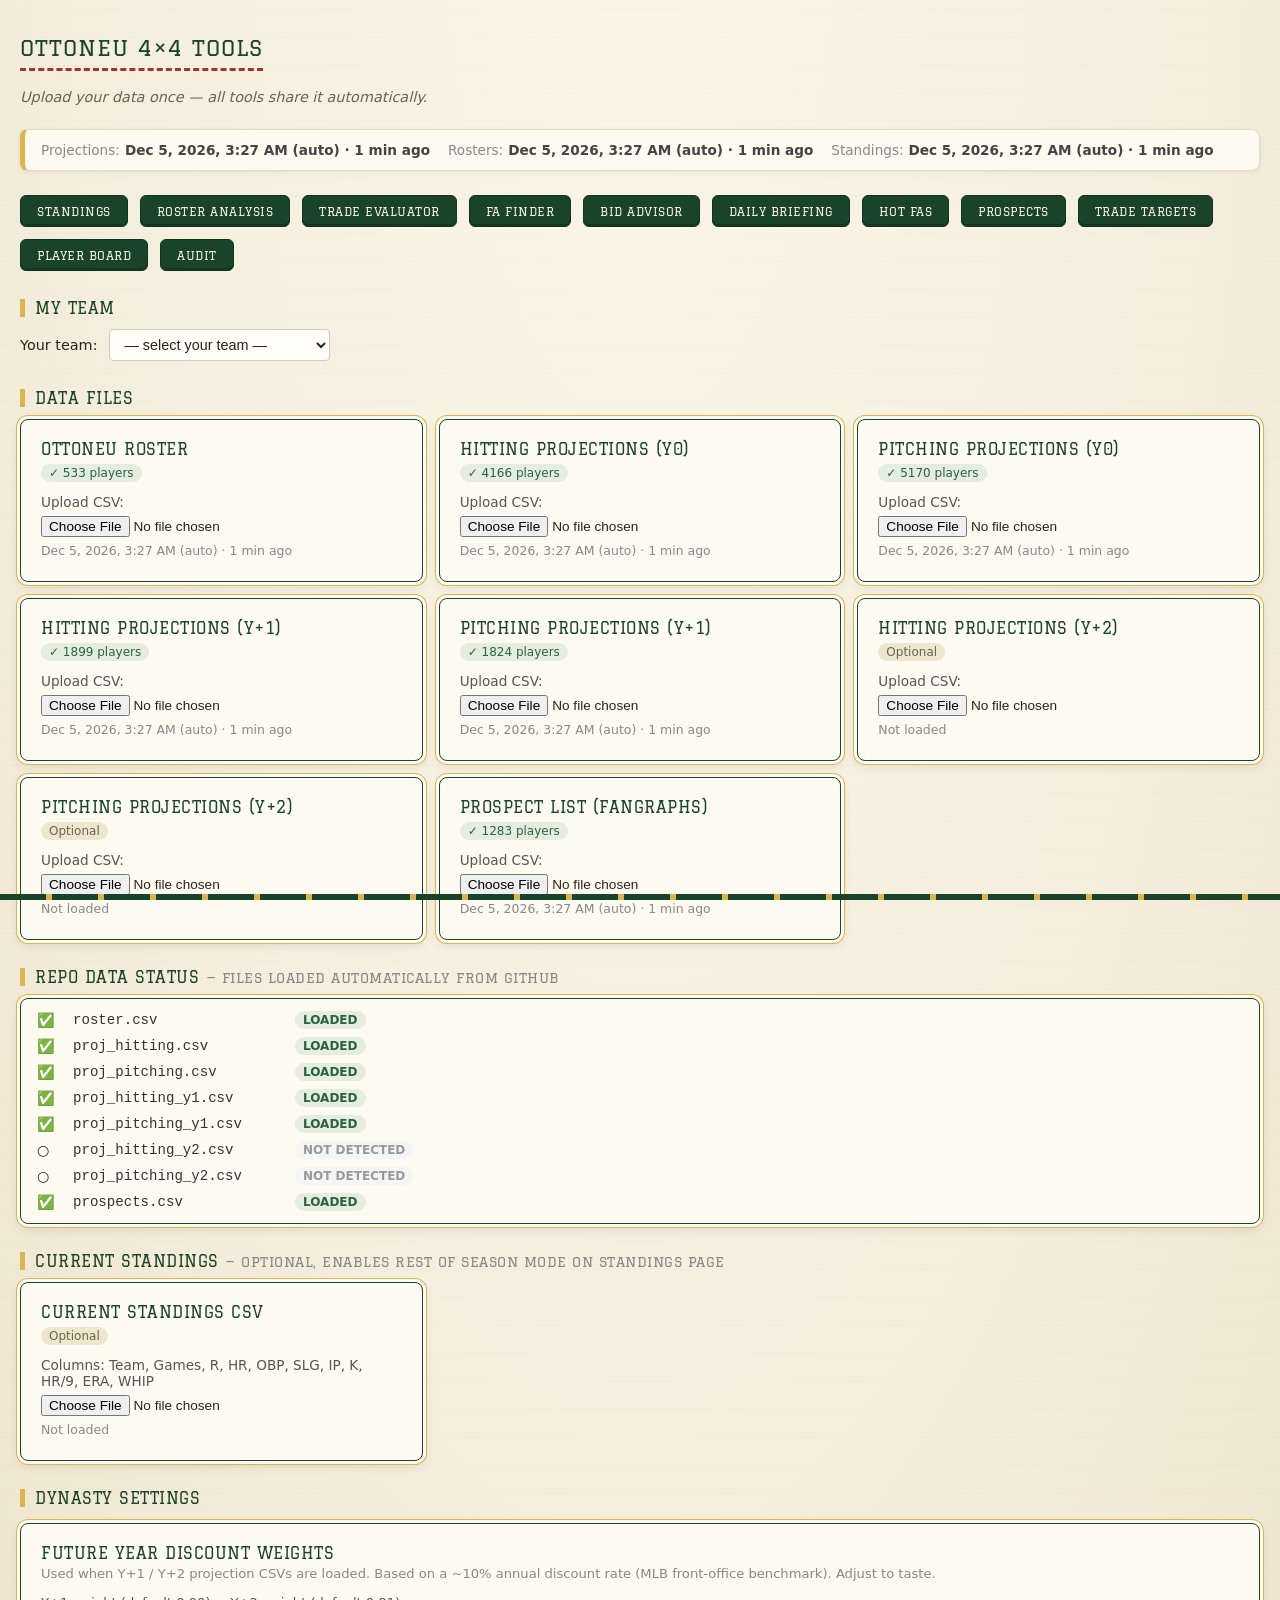
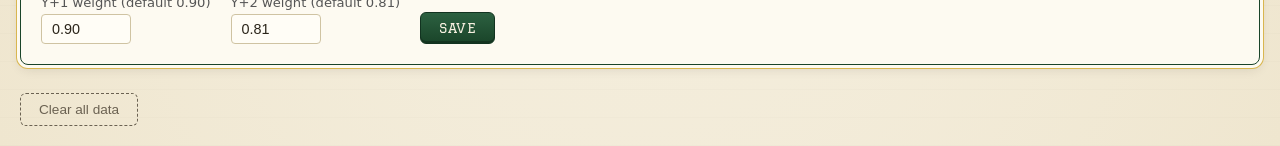
<file: index.html>
<!DOCTYPE html>
<html lang="en">
<head>
  <meta charset="UTF-8">
  <title>Ottoneu Tools — Data Hub</title>
  <style>
    * { box-sizing: border-box; }
    body { font-family: system-ui, sans-serif; background: #f5f5f5; margin: 0; padding: 20px; color: #222; }
    h1 { font-size: 1.4rem; margin-bottom: 4px; }
    .subtitle { color: #666; font-size: 0.9rem; margin-bottom: 24px; }
    .nav { display: flex; gap: 12px; margin-bottom: 28px; flex-wrap: wrap; }
    .nav a { padding: 8px 16px; background: #1a73e8; color: #fff; border-radius: 6px; text-decoration: none; font-size: 0.9rem; }
    .nav a:hover { background: #1557b0; }
    .grid { display: grid; grid-template-columns: repeat(auto-fill, minmax(300px, 1fr)); gap: 16px; }
    .card { background: #fff; border-radius: 10px; padding: 20px; box-shadow: 0 1px 4px rgba(0,0,0,0.1); }
    .card h2 { font-size: 1rem; margin: 0 0 4px; }
    .badge { display: inline-block; padding: 2px 8px; border-radius: 12px; font-size: 0.75rem; margin-bottom: 12px; }
    .badge.loaded   { background: #e6f4ea; color: #1e7e34; }
    .badge.missing  { background: #fce8e6; color: #c62828; }
    .badge.optional { background: #e8f0fe; color: #1a73e8; }
    .card label { display: block; font-size: 0.85rem; color: #555; margin-bottom: 6px; }
    .card input[type=file] { width: 100%; font-size: 0.85rem; }
    .meta { font-size: 0.78rem; color: #888; margin-top: 6px; min-height: 18px; }
    .section-title { font-size: 1rem; font-weight: 600; margin: 28px 0 12px; }
    .il-add { display: flex; gap: 8px; margin-bottom: 8px; }
    .il-add input  { flex: 1; padding: 6px 10px; border: 1px solid #ccc; border-radius: 4px; font-size: 0.85rem; }
    .il-add select { padding: 6px 10px; border: 1px solid #ccc; border-radius: 4px; font-size: 0.85rem; }
    .il-add button { background: #1a73e8; color: #fff; border: none; border-radius: 4px; padding: 6px 14px; cursor: pointer; font-size: 0.85rem; }
    .il-row { display: flex; gap: 8px; align-items: center; margin-bottom: 8px; }
    .il-row .il-name { flex: 1; font-size: 0.9rem; }
    .il-row .il-type { font-size: 0.82rem; color: #555; }
    .il-row button { background: #f44336; color: #fff; border: none; border-radius: 4px; padding: 4px 10px; cursor: pointer; font-size: 0.82rem; }
    .il-empty { color: #999; font-size: 0.85rem; }
    .team-row { display: flex; align-items: center; gap: 12px; margin-bottom: 8px; }
    .team-row select { padding: 6px 10px; border: 1px solid #ccc; border-radius: 4px; font-size: 0.9rem; }
    .clear-btn { margin-top: 28px; padding: 8px 18px; background: #f5f5f5; border: 1px solid #ccc; border-radius: 6px; cursor: pointer; font-size: 0.85rem; color: #555; }
    .clear-btn:hover { background: #ffe0e0; border-color: #f44336; color: #f44336; }
    .weights-card { background: #fff; border-radius: 10px; padding: 20px; box-shadow: 0 1px 4px rgba(0,0,0,0.1); margin-top: 16px; }
    .weights-card h2 { font-size: 1rem; margin: 0 0 4px; }
    .weights-card p { font-size: 0.82rem; color: #888; margin: 0 0 14px; }
    .weights-row { display: flex; gap: 20px; align-items: flex-end; flex-wrap: wrap; }
    .weights-field { display: flex; flex-direction: column; gap: 4px; }
    .weights-field label { font-size: 0.82rem; color: #555; }
    .weights-field input { width: 90px; padding: 6px 10px; border: 1px solid #ccc; border-radius: 4px; font-size: 0.9rem; }
    .weights-save { padding: 7px 18px; background: #1a73e8; color: #fff; border: none; border-radius: 6px; cursor: pointer; font-size: 0.85rem; }
    .weights-save:hover { background: #1557b0; }
    .toast { position: fixed; bottom: 24px; right: 24px; background: #333; color: #fff; padding: 10px 18px; border-radius: 8px; font-size: 0.9rem; opacity: 0; transition: opacity 0.3s; pointer-events: none; }
    .toast.show { opacity: 1; }
    .status-list { background:#fff; border-radius:8px; padding:12px 16px; box-shadow:0 1px 4px rgba(0,0,0,.1); display:flex; flex-direction:column; gap:8px; }
    .status-row  { display:flex; align-items:center; gap:12px; font-size:.88rem; }
    .status-fname { font-family:monospace; color:#333; min-width:210px; display:inline-block; }
    .status-badge-ok  { background:#e6f4ea; color:#1e7e34; padding:2px 8px; border-radius:12px; font-size:.75rem; font-weight:600; }
    .status-badge-err { background:#fce8e6; color:#c62828; padding:2px 8px; border-radius:12px; font-size:.75rem; font-weight:600; }
    .status-badge-opt { background:#f5f5f5; color:#999;    padding:2px 8px; border-radius:12px; font-size:.75rem; font-weight:600; }
    .freshness-banner { background:#fff; border-left:4px solid #1a73e8; border-radius:8px; padding:12px 16px; margin-bottom:24px; box-shadow:0 1px 4px rgba(0,0,0,.08); display:flex; flex-wrap:wrap; gap:18px; align-items:center; }
    .fresh-item { font-size:.85rem; color:#444; }
    .fresh-item .fresh-lbl { color:#888; margin-right:5px; }
    .fresh-item .fresh-val { font-weight:600; }
    .fresh-item.stale .fresh-val { color:#c62828; }
  </style>
  <link rel="stylesheet" href="theme.css">
</head>
<body>
  <h1>Ottoneu 4×4 Tools</h1>
  <p class="subtitle">Upload your data once — all tools share it automatically.</p>

  <div class="freshness-banner" id="freshnessBanner" style="display:none"></div>

  <nav class="nav">
    <a href="standings.html">Standings</a>
    <a href="roster.html">Roster Analysis</a>
    <a href="trade.html">Trade Evaluator</a>
    <a href="fa.html">FA Finder</a>
    <a href="bid.html">Bid Advisor</a>
    <a href="briefing.html">Daily Briefing</a>
    <a href="hot.html">Hot FAs</a>
    <a href="prospects.html">Prospects</a>
    <a href="targets.html">Trade Targets</a>
    <a href="players.html">Player Board</a>
    <a href="audit.html">Audit</a>
  </nav>

  <div id="repoLoading" style="display:none;color:#666;font-size:.88rem;padding:4px 0 12px">Loading league data from repo…</div>

  <div class="section-title">My Team</div>
  <div class="team-row">
    <label for="teamSelect" style="font-size:0.9rem">Your team:</label>
    <select id="teamSelect"><option value="">— load roster CSV first —</option></select>
  </div>

  <div class="section-title">Data Files</div>
  <div class="grid" id="csvGrid"></div>

  <div id="repoStatusSection" style="display:none">
    <div class="section-title">Repo Data Status <span style="font-weight:400;color:#888;font-size:.85rem">— files loaded automatically from GitHub</span></div>
    <div id="repoStatusList" class="status-list"></div>
  </div>

  <div class="section-title">Current Standings <span style="font-weight:400;color:#888;font-size:0.85rem">— optional, enables Rest of Season mode on Standings page</span></div>
  <div class="grid">
    <div class="card">
      <h2>Current Standings CSV</h2>
      <span class="badge" id="currBadge">Optional</span>
      <label>Columns: Team, Games, R, HR, OBP, SLG, IP, K, HR/9, ERA, WHIP</label>
      <input type="file" accept=".csv" id="currFile">
      <div class="meta" id="currMeta">Not loaded</div>
    </div>
  </div>

  <div class="section-title">Dynasty Settings</div>
  <div class="weights-card">
    <h2>Future Year Discount Weights</h2>
    <p>Used when Y+1 / Y+2 projection CSVs are loaded. Based on a ~10% annual discount rate (MLB front-office benchmark). Adjust to taste.</p>
    <div class="weights-row">
      <div class="weights-field">
        <label>Y+1 weight (default 0.90)</label>
        <input type="number" id="weightY1" min="0" max="1" step="0.01" value="0.90">
      </div>
      <div class="weights-field">
        <label>Y+2 weight (default 0.81)</label>
        <input type="number" id="weightY2" min="0" max="1" step="0.01" value="0.81">
      </div>
      <button class="weights-save" onclick="saveWeights()">Save</button>
    </div>
  </div>

  <button class="clear-btn" onclick="clearAll()">Clear all data</button>
  <div class="toast" id="toast"></div>

  <script src="shared.js"></script>
  <script>
    var STATUS_FILES = [
      { file: 'roster.csv',           required: true  },
      { file: 'proj_hitting.csv',     required: true  },
      { file: 'proj_pitching.csv',    required: true  },
      { file: 'proj_hitting_y1.csv',  required: false },
      { file: 'proj_pitching_y1.csv', required: false },
      { file: 'proj_hitting_y2.csv',  required: false },
      { file: 'proj_pitching_y2.csv', required: false },
      { file: 'prospects.csv',        required: false },
    ];

    // Top-of-page freshness summary for the data that actually drives the tools.
    function renderFreshness() {
      var items = [
        { key: 'ottoneu_proj_hitting',  label: 'Projections', staleDays: 8  },
        { key: 'ottoneu_roster',        label: 'Rosters',     staleDays: 21 },
        { key: 'ottoneu_curr_standings',label: 'Standings',   staleDays: 14 },
      ];
      var banner = document.getElementById('freshnessBanner');
      while (banner.firstChild) banner.removeChild(banner.firstChild);
      var anyShown = false;
      items.forEach(function(it) {
        var stamp = getDataStamp(it.key);
        if (!stamp && it.key === 'ottoneu_curr_standings') return; // optional, skip if absent
        anyShown = true;
        var stale = stamp && (Date.now() - stamp.ts) > it.staleDays * 86400000;
        var div = document.createElement('div');
        div.className = 'fresh-item' + (stale ? ' stale' : '');
        var lbl = document.createElement('span'); lbl.className = 'fresh-lbl'; lbl.textContent = it.label + ':';
        var val = document.createElement('span'); val.className = 'fresh-val';
        val.textContent = stamp ? formatDataStamp(it.key) : 'Not loaded';
        div.appendChild(lbl); div.appendChild(val);
        if (stale) {
          var warn = document.createElement('span'); warn.textContent = ' ⚠';
          warn.title = 'Older than ' + it.staleDays + ' days';
          div.appendChild(warn);
        }
        banner.appendChild(div);
      });
      banner.style.display = anyShown ? '' : 'none';
    }

    function renderDataStatus(status) {
      if (!status || Object.keys(status).length === 0) return;
      var section = document.getElementById('repoStatusSection');
      var list    = document.getElementById('repoStatusList');
      section.style.display = '';
      while (list.firstChild) list.removeChild(list.firstChild);
      STATUS_FILES.forEach(function(f) {
        var loaded = status[f.file];
        var row    = document.createElement('div');
        row.className = 'status-row';
        var icon = document.createElement('span');
        icon.textContent = loaded ? '✅' : (f.required ? '⚠️' : '○');
        icon.style.minWidth = '24px';
        var fname = document.createElement('code');
        fname.className   = 'status-fname';
        fname.textContent = f.file;
        var badge = document.createElement('span');
        badge.className   = loaded ? 'status-badge-ok' : (f.required ? 'status-badge-err' : 'status-badge-opt');
        badge.textContent = loaded ? 'LOADED' : 'NOT DETECTED';
        row.appendChild(icon);
        row.appendChild(fname);
        row.appendChild(badge);
        list.appendChild(row);
      });
    }

    const CSV_CONFIGS = [
      { key: 'ottoneu_roster',           label: 'Ottoneu Roster',              required: true,  parse: parseRosterCSV },
      { key: 'ottoneu_proj_hitting',     label: 'Hitting Projections (Y0)',    required: true,  parse: parseHittingProjections },
      { key: 'ottoneu_proj_pitching',    label: 'Pitching Projections (Y0)',   required: true,  parse: parsePitchingProjections },
      { key: 'ottoneu_proj_hitting_y1',  label: 'Hitting Projections (Y+1)',   required: false, parse: parseHittingProjections },
      { key: 'ottoneu_proj_pitching_y1', label: 'Pitching Projections (Y+1)', required: false, parse: parsePitchingProjections },
      { key: 'ottoneu_proj_hitting_y2',  label: 'Hitting Projections (Y+2)',   required: false, parse: parseHittingProjections },
      { key: 'ottoneu_proj_pitching_y2', label: 'Pitching Projections (Y+2)', required: false, parse: parsePitchingProjections },
      { key: 'ottoneu_prospects',        label: 'Prospect List (FanGraphs)',   required: false, parse: parseProspectsCSV },
    ];

    function buildGrid() {
      const grid = document.getElementById('csvGrid');
      while (grid.firstChild) grid.removeChild(grid.firstChild);

      CSV_CONFIGS.forEach((cfg, idx) => {
        const stored    = loadData(cfg.key);
        const count     = stored ? stored.length : 0;
        const statusCls = stored ? 'loaded' : (cfg.required ? 'missing' : 'optional');
        const statusTxt = stored ? '\u2713 ' + count + ' players' : (cfg.required ? 'Required' : 'Optional');
        const metaTxt   = stored ? formatDataStamp(cfg.key) : 'Not loaded';

        const card = document.createElement('div');
        card.className = 'card';

        const h2 = document.createElement('h2');
        h2.textContent = cfg.label;

        const badge = document.createElement('span');
        badge.className = 'badge ' + statusCls;
        badge.textContent = statusTxt;

        const lbl = document.createElement('label');
        lbl.textContent = 'Upload CSV:';

        const input = document.createElement('input');
        input.type   = 'file';
        input.accept = '.csv';
        input.addEventListener('change', function(e) { handleFile(e, cfg.key, idx); });

        const meta = document.createElement('div');
        meta.className   = 'meta';
        meta.id          = 'meta_' + cfg.key;
        meta.textContent = metaTxt;

        card.appendChild(h2);
        card.appendChild(badge);
        card.appendChild(lbl);
        card.appendChild(input);
        card.appendChild(meta);
        grid.appendChild(card);
      });
    }

    function handleFile(event, key, cfgIdx) {
      const file = event.target.files[0];
      if (!file) return;
      const reader = new FileReader();
      reader.onload = function(e) {
        try {
          const parsed = CSV_CONFIGS[cfgIdx].parse(e.target.result);
          saveData(key, parsed);
          saveData(key + '_ts', Date.now());
          saveData(key + '_src', 'manual');
          showToast('Loaded ' + parsed.length + ' rows from ' + file.name);
          buildGrid();
          renderFreshness();
          if (key === 'ottoneu_roster') rebuildTeamDropdown(parsed);
        } catch (err) {
          showToast('Error parsing file: ' + err.message);
        }
      };
      reader.readAsText(file);
    }

    function rebuildTeamDropdown(rosterPlayers) {
      const teams = Array.from(new Set(
        rosterPlayers.map(p => p.team).filter(t => t && t !== 'Free Agent')
      )).sort();
      const sel   = document.getElementById('teamSelect');
      const saved = loadData('ottoneu_my_team') || '';
      while (sel.firstChild) sel.removeChild(sel.firstChild);
      const def = document.createElement('option');
      def.value       = '';
      def.textContent = '— select your team —';
      sel.appendChild(def);
      teams.forEach(t => {
        const opt = document.createElement('option');
        opt.value       = t;
        opt.textContent = t;
        if (t === saved) opt.selected = true;
        sel.appendChild(opt);
      });

    }

    document.getElementById('teamSelect').addEventListener('change', function() {
      saveData('ottoneu_my_team', this.value);
      showToast('My team set to: ' + this.value);
    });

    function clearAll() {
      if (!confirm('Clear all loaded data?')) return;
      clearAllData();
      buildGrid();
      renderFreshness();
      const sel = document.getElementById('teamSelect');
      while (sel.firstChild) sel.removeChild(sel.firstChild);
      const def = document.createElement('option');
      def.value       = '';
      def.textContent = '— load roster CSV first —';
      sel.appendChild(def);
      showToast('All data cleared');
    }

    // ── Current standings upload ───────────────────────────────────────────────
    (function initCurrStandings() {
      const stored = loadData('ottoneu_curr_standings');
      if (stored) {
        document.getElementById('currBadge').className = 'badge loaded';
        document.getElementById('currBadge').textContent = '✓ ' + stored.length + ' teams';
        document.getElementById('currMeta').textContent = formatDataStamp('ottoneu_curr_standings');
      } else {
        document.getElementById('currBadge').className = 'badge optional';
      }
    })();

    document.getElementById('currFile').addEventListener('change', function(e) {
      const file = e.target.files[0];
      if (!file) return;
      const reader = new FileReader();
      reader.onload = function(ev) {
        try {
          const parsed = parseCurrStandings(ev.target.result);
          if (!parsed.length) throw new Error('No rows parsed — check column headers.');
          saveData('ottoneu_curr_standings', parsed);
          saveData('ottoneu_curr_standings_ts', Date.now());
          saveData('ottoneu_curr_standings_src', 'manual');
          document.getElementById('currBadge').className = 'badge loaded';
          document.getElementById('currBadge').textContent = '✓ ' + parsed.length + ' teams';
          document.getElementById('currMeta').textContent = formatDataStamp('ottoneu_curr_standings');
          renderFreshness();
          showToast('Current standings loaded: ' + parsed.length + ' teams');
        } catch (err) {
          showToast('Error: ' + err.message);
        }
      };
      reader.readAsText(file);
    });

    function showToast(msg) {
      const t = document.getElementById('toast');
      t.textContent = msg;
      t.classList.add('show');
      setTimeout(() => t.classList.remove('show'), 2800);
    }

    function saveWeights() {
      const y1 = parseFloat(document.getElementById('weightY1').value) || 0.90;
      const y2 = parseFloat(document.getElementById('weightY2').value) || 0.81;
      saveData('ottoneu_dynasty_weights', { y1, y2 });
      showToast('Dynasty weights saved (' + y1.toFixed(2) + ' / ' + y2.toFixed(2) + ')');
    }

    // Pre-fill weight inputs from saved values
    (function loadWeights() {
      const w = loadData('ottoneu_dynasty_weights');
      if (w) {
        document.getElementById('weightY1').value = w.y1 != null ? w.y1 : 0.90;
        document.getElementById('weightY2').value = w.y2 != null ? w.y2 : 0.81;
      }
    })();

    (async function() {
      document.getElementById('repoLoading').style.display = '';
      var status = await autoLoadFromRepo();
      document.getElementById('repoLoading').style.display = 'none';
      buildGrid();
      var savedRoster = loadData('ottoneu_roster');
      if (savedRoster) rebuildTeamDropdown(savedRoster);
      renderDataStatus(status);
      renderFreshness();
    })();
  </script>
</body>
</html>
</file>
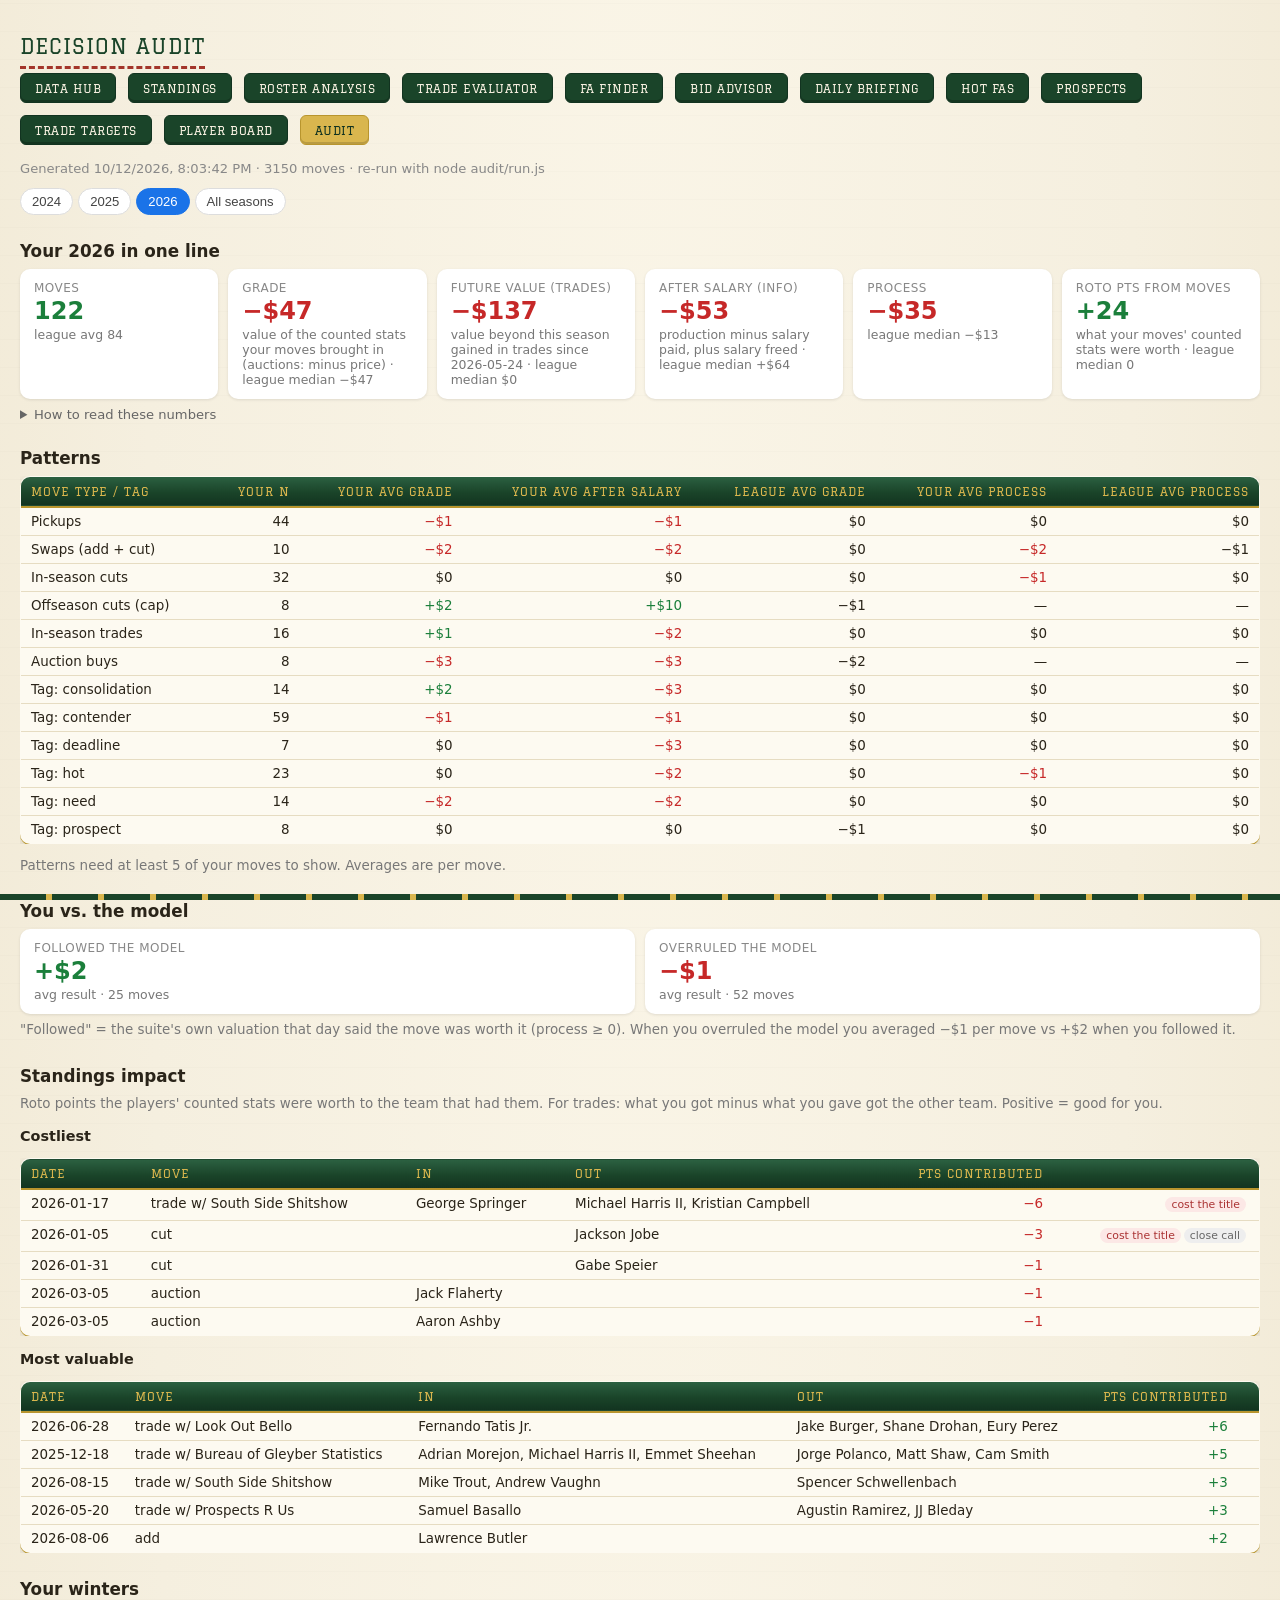
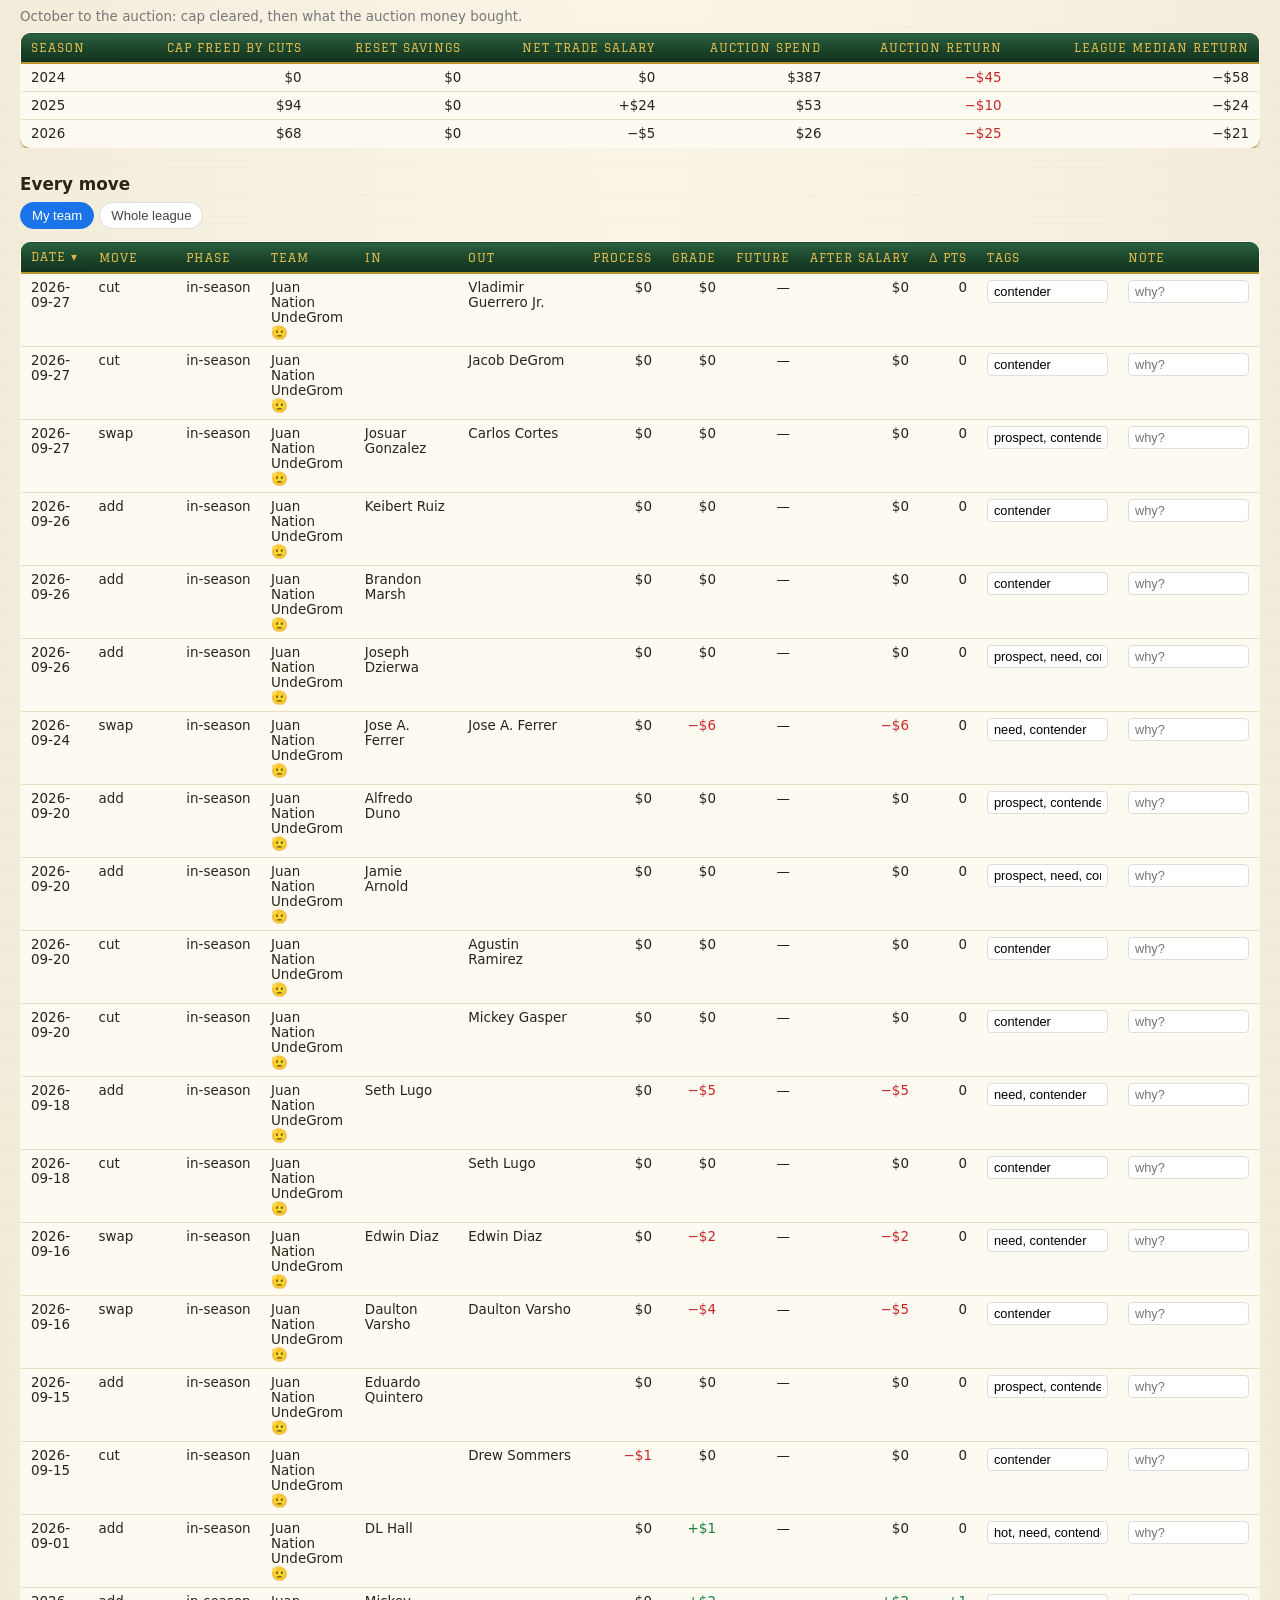
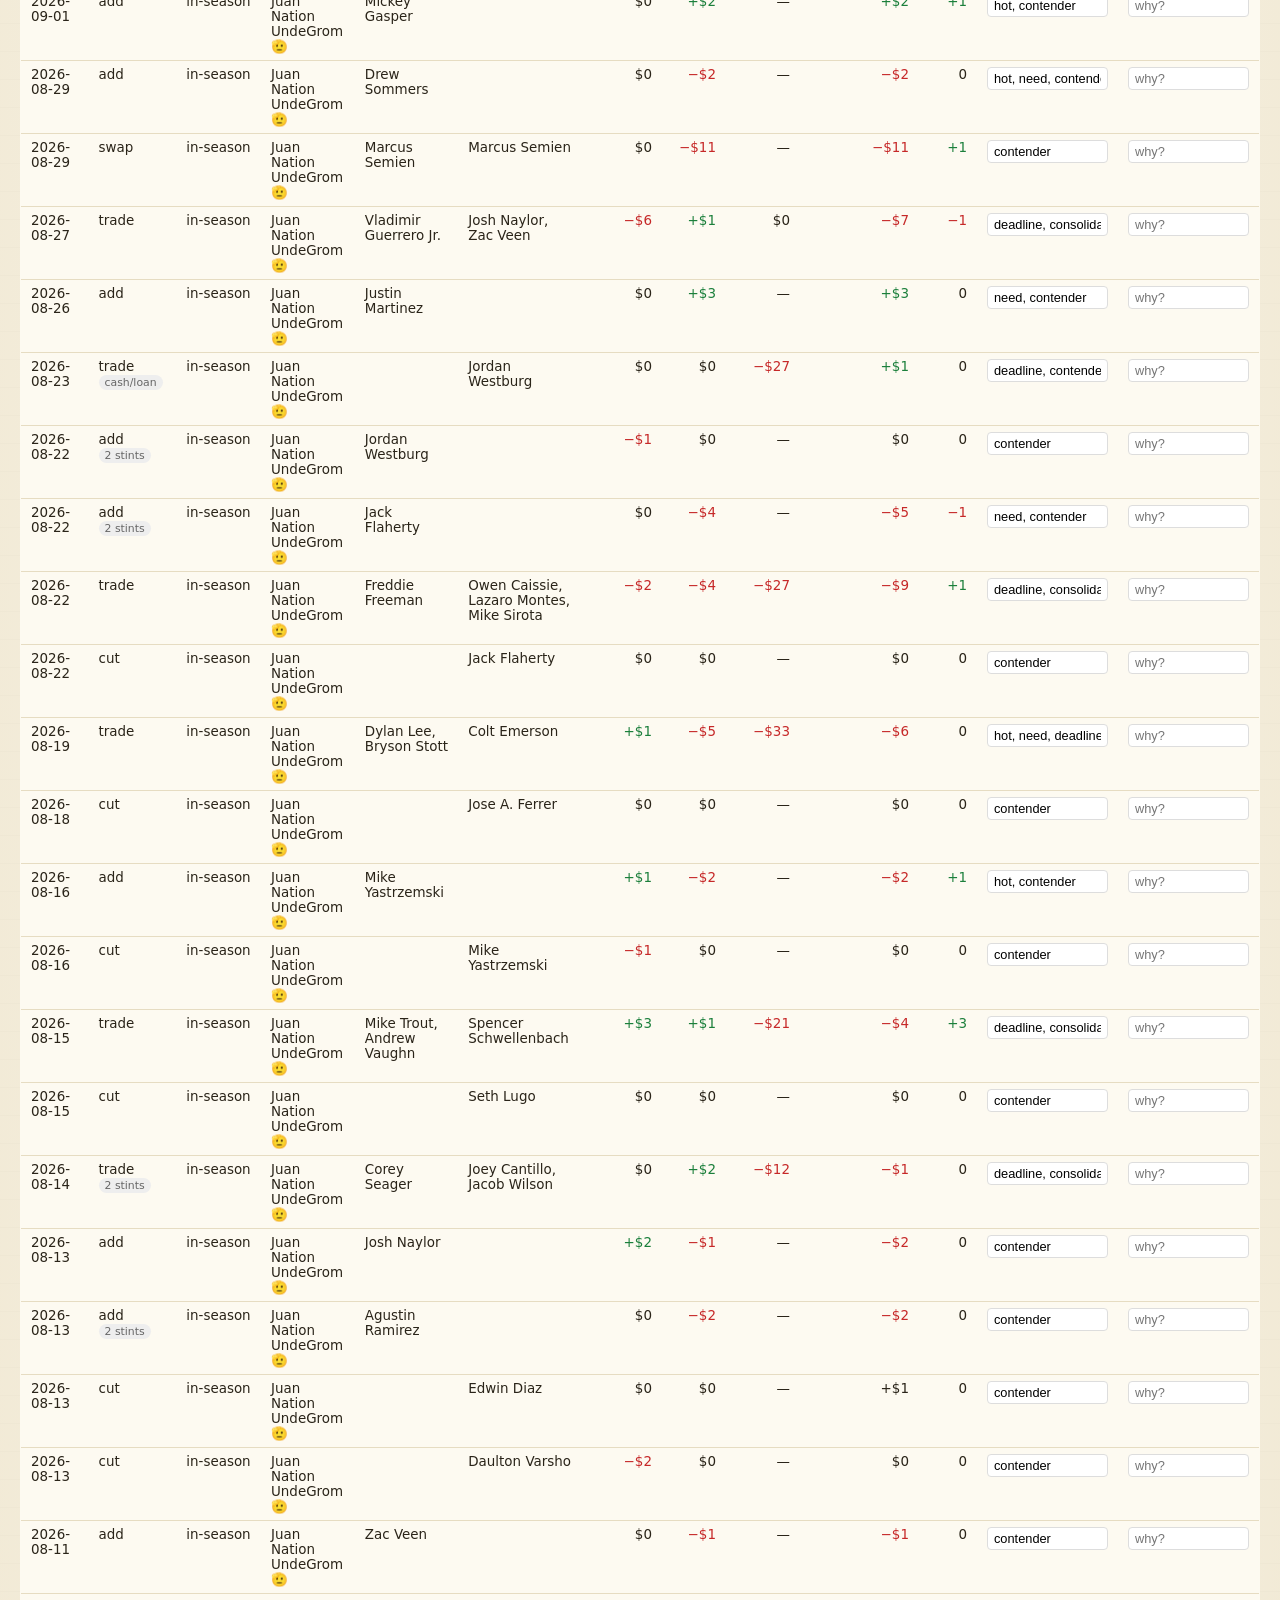
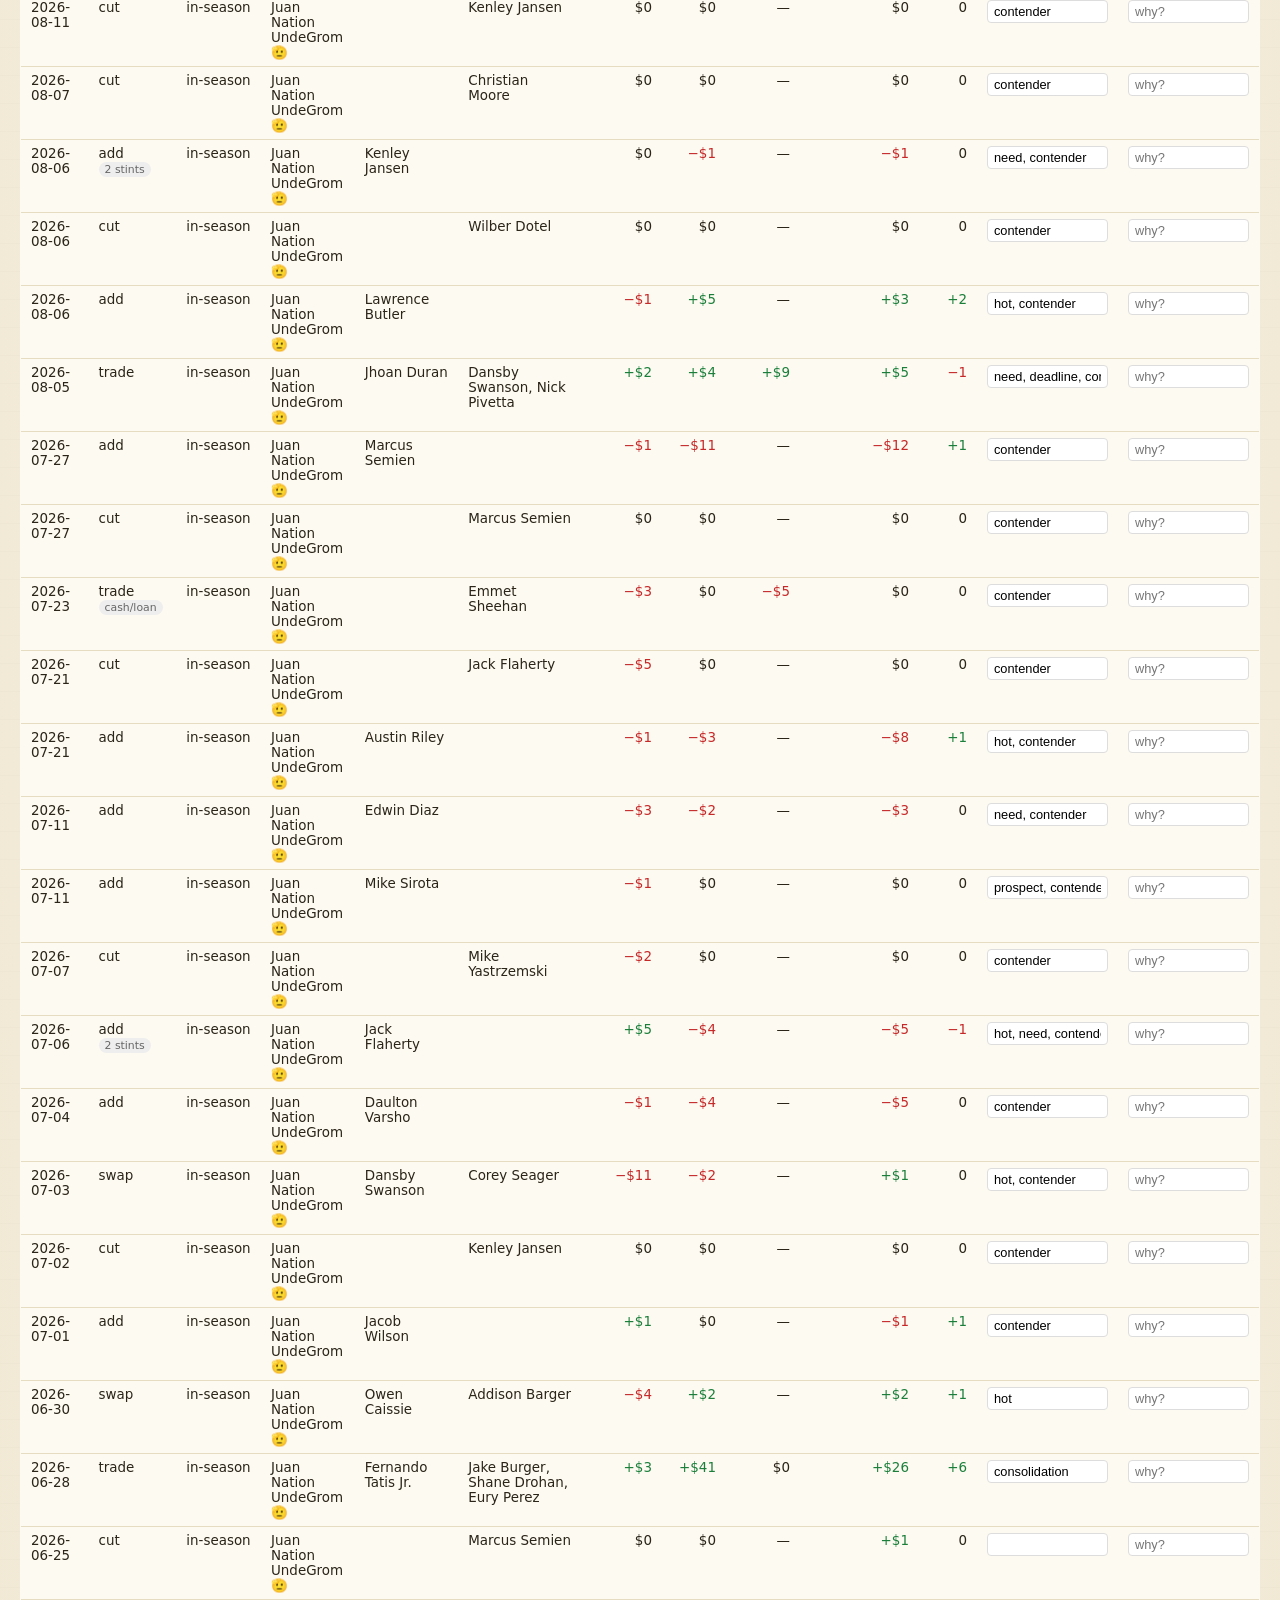
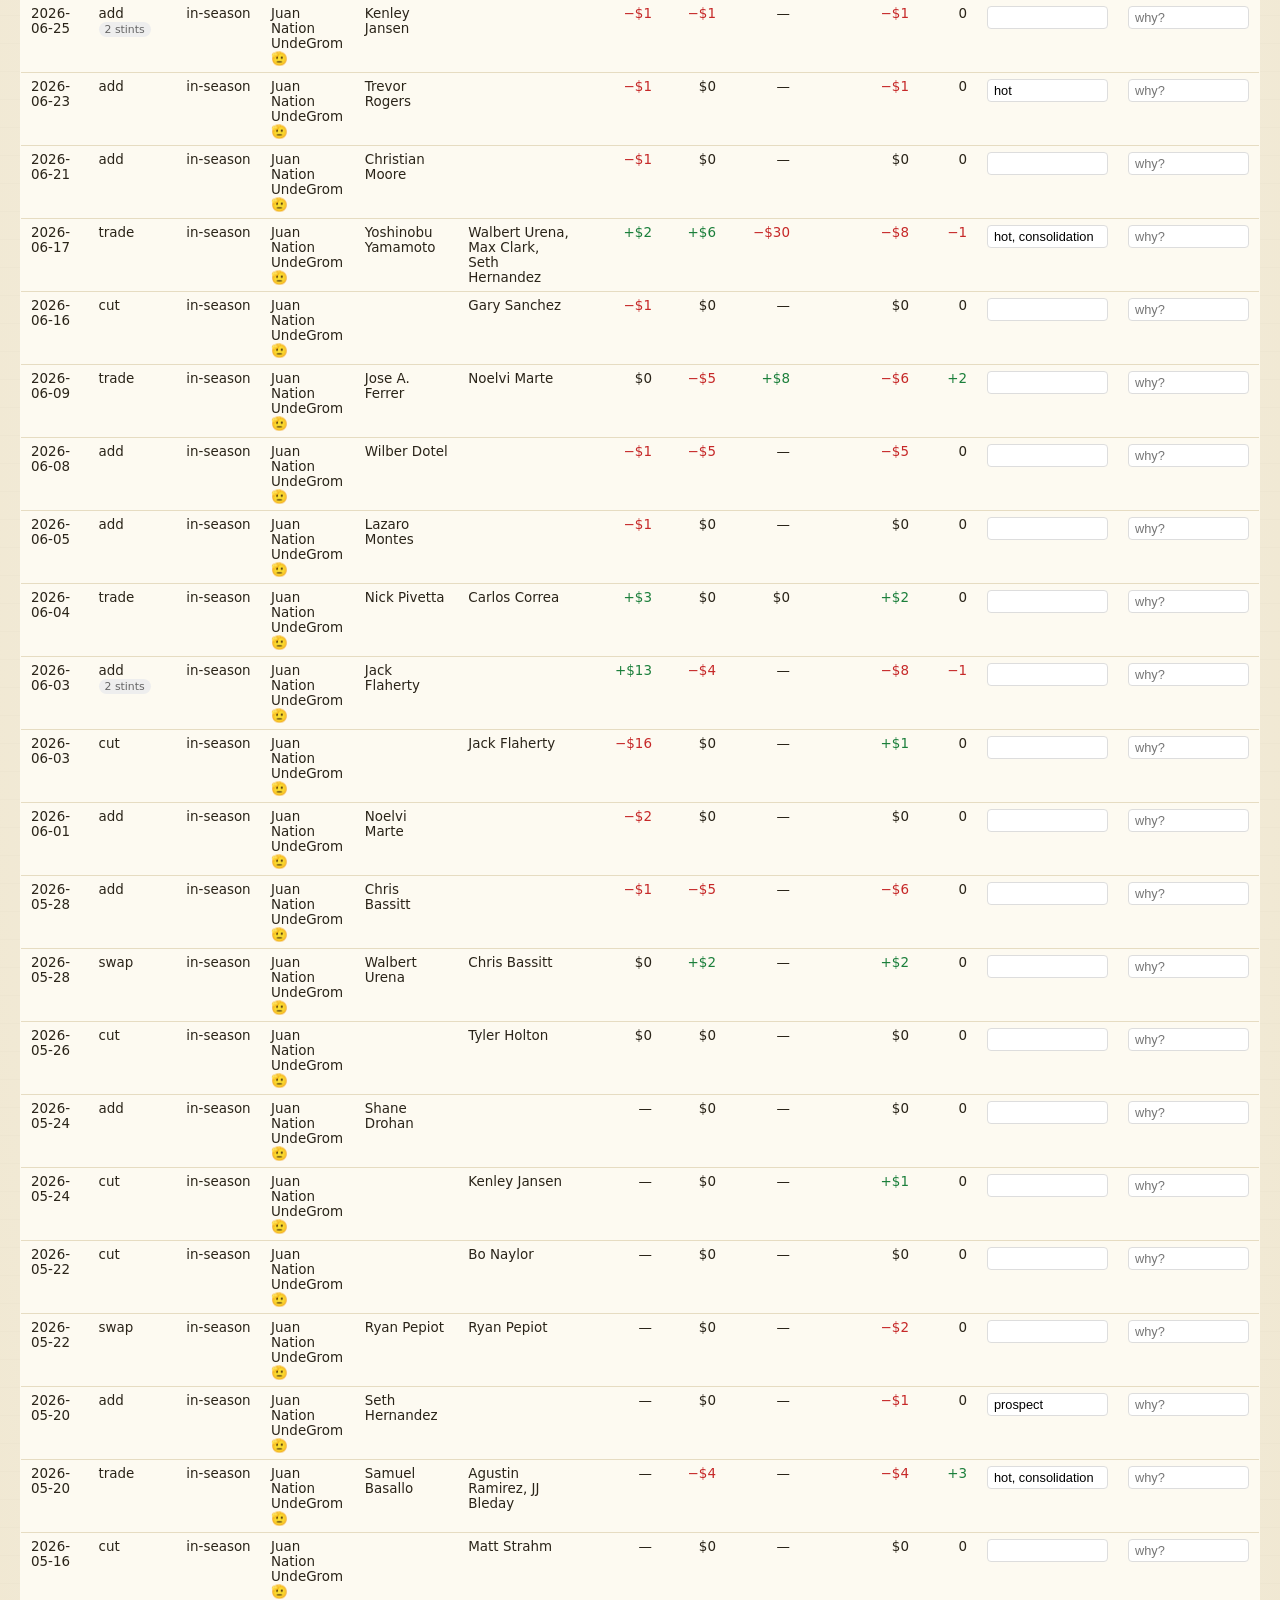
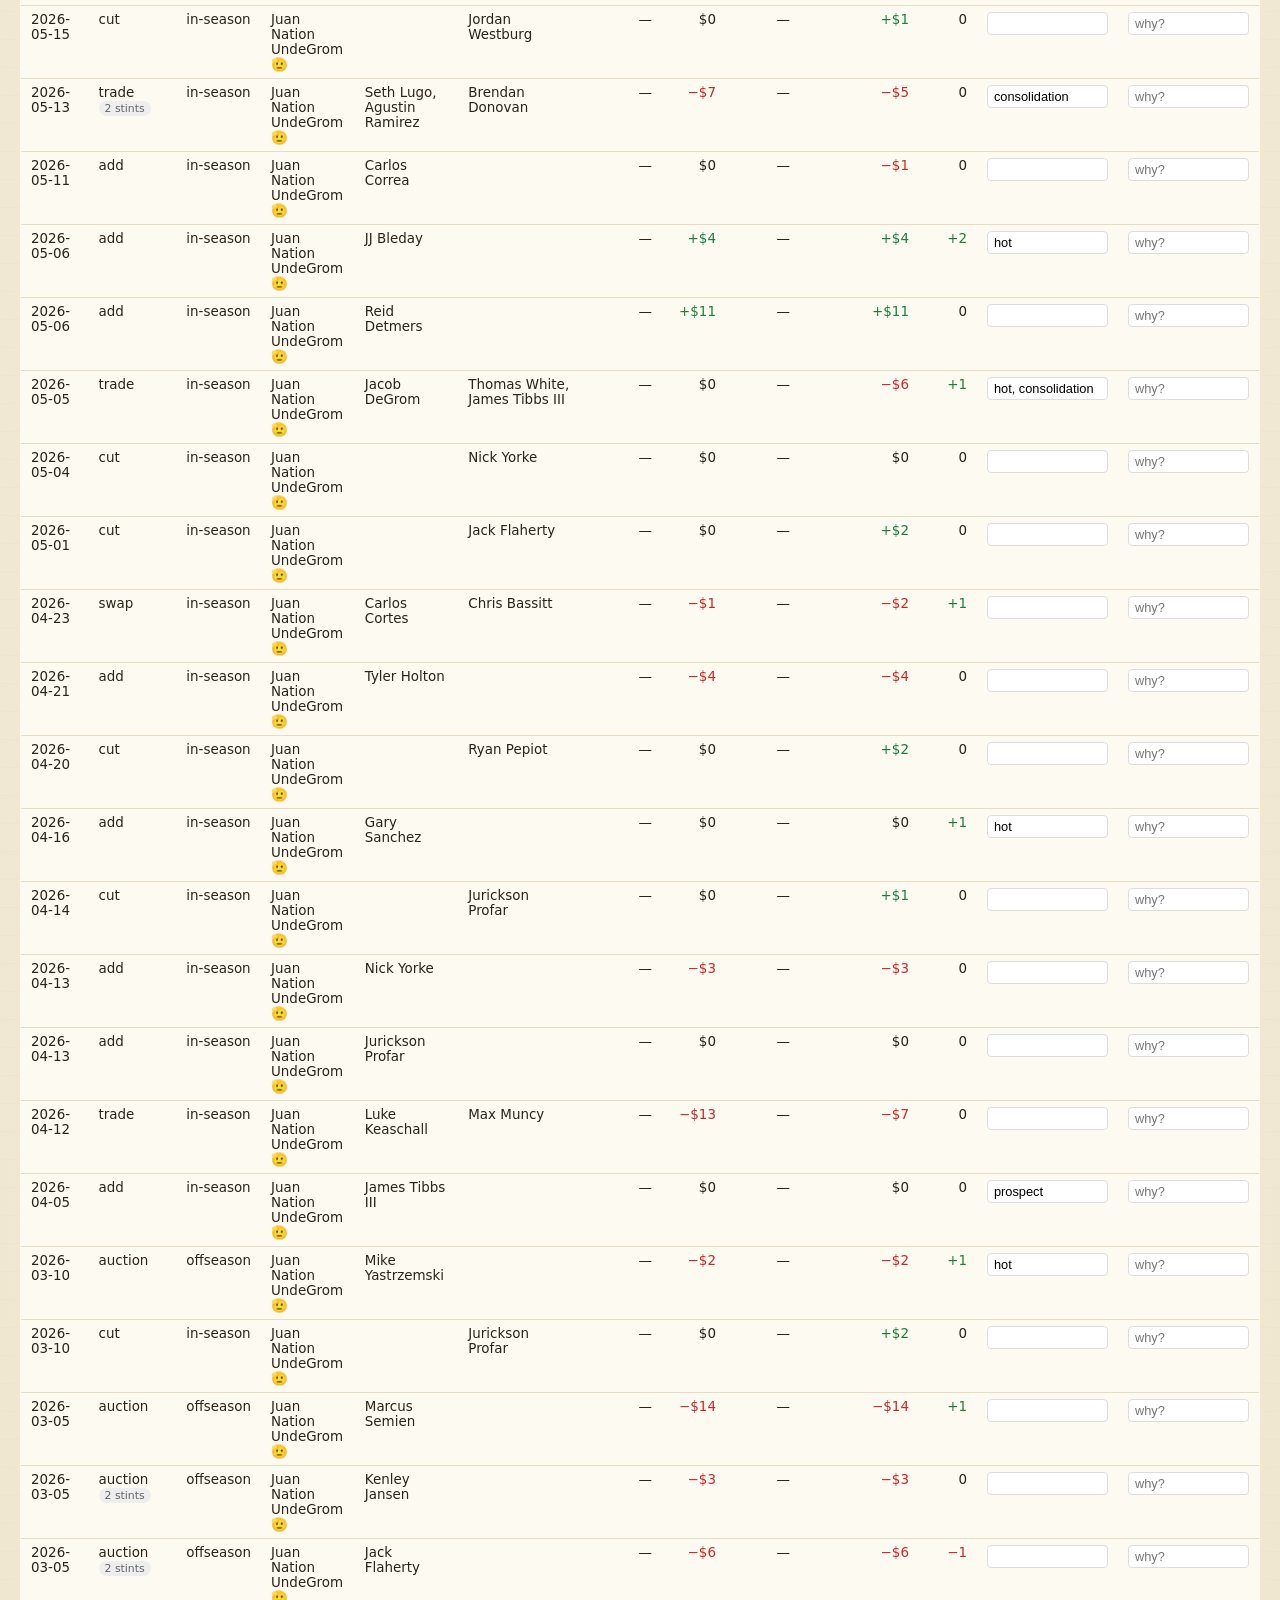
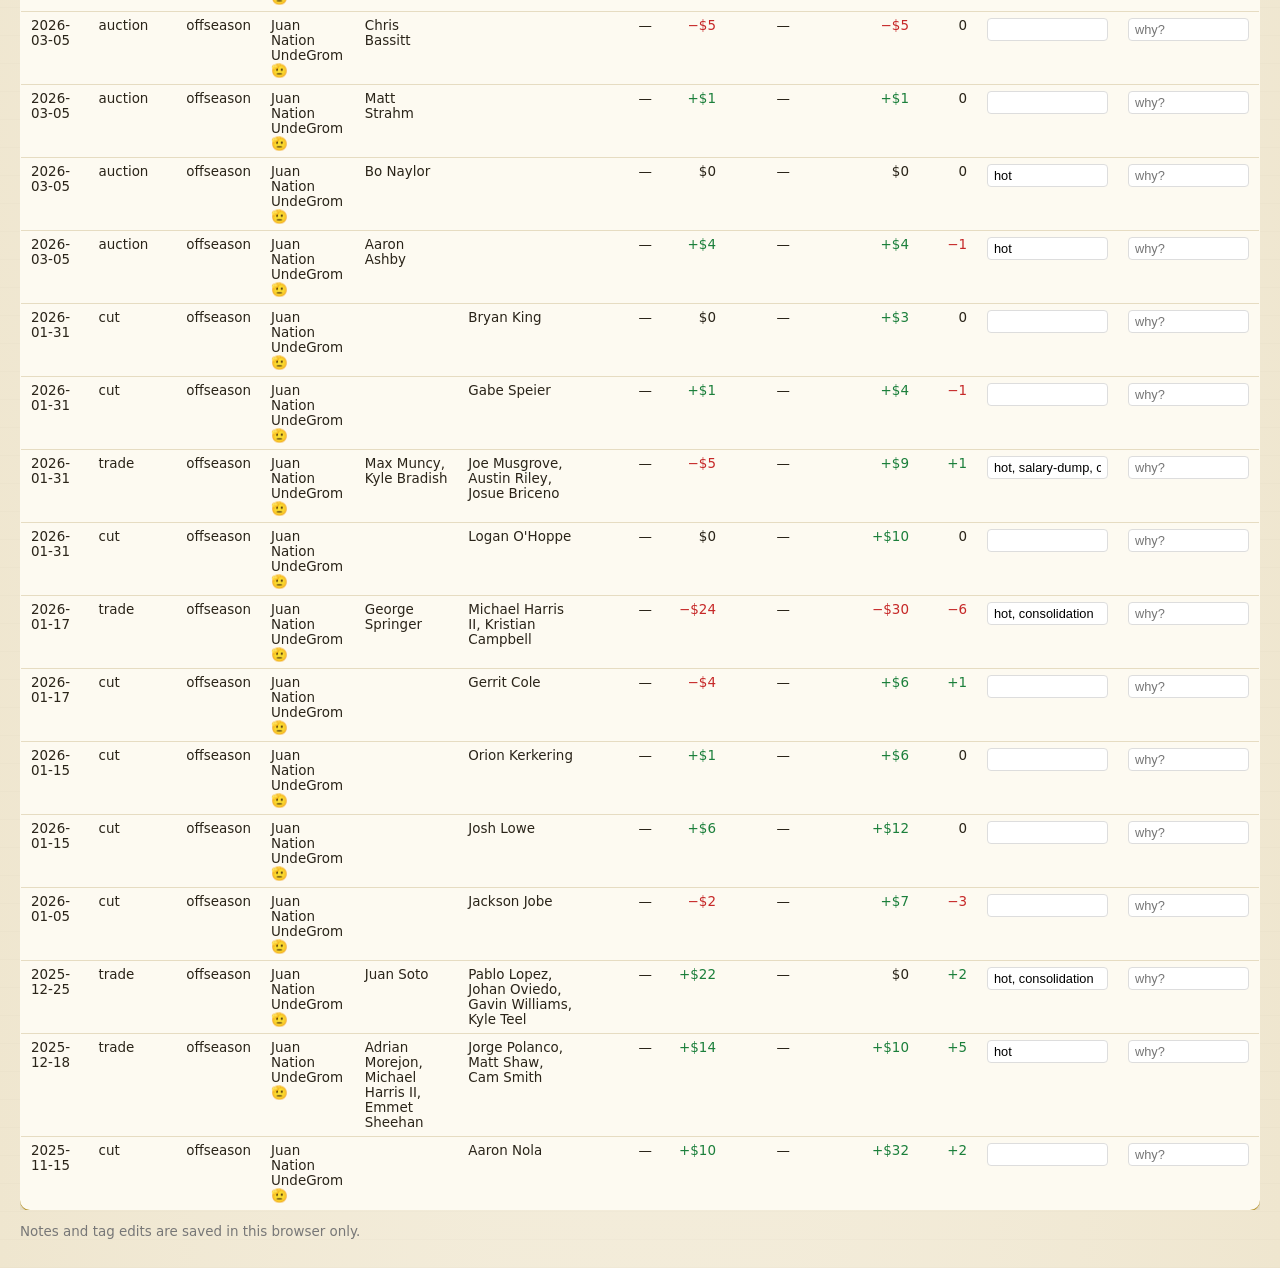
<file: audit.html>
<!DOCTYPE html>
<html lang="en">
<head>
  <meta charset="UTF-8">
  <meta name="viewport" content="width=device-width, initial-scale=1">
  <title>Ottoneu Tools — Decision Audit</title>
  <style>
    * { box-sizing: border-box; }
    body { font-family: system-ui, sans-serif; background: #f5f5f5; margin: 0; padding: 20px; color: #222; }
    h1 { font-size: 1.3rem; margin-bottom: 4px; }
    h2 { font-size: 1.05rem; margin: 26px 0 8px; }
    .nav { display: flex; gap: 12px; margin-bottom: 16px; flex-wrap: wrap; }
    .nav a { padding: 7px 14px; background: #1a73e8; color: #fff; border-radius: 6px; text-decoration: none; font-size: 0.88rem; }
    .nav a.active { background: #1557b0; }
    .stamp { font-size: 0.82rem; color: #888; margin-bottom: 12px; }
    .error { background: #fce8e6; border-left: 4px solid #c62828; padding: 12px 16px; border-radius: 4px; margin-bottom: 16px; }
    .note { color: #777; font-size: 0.84rem; margin: 6px 0; line-height: 1.45; }
    .btns { display: flex; gap: 5px; flex-wrap: wrap; margin-bottom: 12px; }
    .btn { padding: 5px 11px; border: 1px solid #ddd; border-radius: 20px; background: #fff; font-size: 0.82rem; cursor: pointer; color: #444; }
    .btn.active { background: #1a73e8; color: #fff; border-color: #1a73e8; }
    .tiles { display: grid; grid-template-columns: repeat(auto-fit, minmax(150px, 1fr)); gap: 10px; }
    .tile { background: #fff; border-radius: 10px; padding: 12px 14px; box-shadow: 0 1px 3px rgba(0,0,0,0.1); }
    .tile .k { font-size: 0.75rem; color: #888; text-transform: uppercase; letter-spacing: .04em; }
    .tile .v { font-size: 1.5rem; font-weight: 700; margin: 2px 0; }
    .tile .s { font-size: 0.78rem; color: #777; }
    .pos { color: #1b7f3b; } .neg { color: #c62828; }
    .tbl-wrap { overflow-x: auto; margin-bottom: 12px; }
    table { width: 100%; border-collapse: collapse; background: #fff; border-radius: 10px; overflow: hidden; box-shadow: 0 1px 4px rgba(0,0,0,0.1); font-size: 0.84rem; }
    th { background: #1a73e8; color: #fff; padding: 8px 10px; text-align: right; font-weight: 600; white-space: nowrap; }
    th.sortable { cursor: pointer; user-select: none; }
    th.sorted::after { content: ' ▾'; }
    th.l, td.l { text-align: left; }
    td { padding: 6px 10px; text-align: right; border-bottom: 1px solid #f0f0f0; vertical-align: top; }
    tr:last-child td { border-bottom: none; }
    .chip { font-size: 0.68rem; padding: 1px 6px; border-radius: 8px; background: #eee; color: #666; margin: 0 3px 2px 0; display: inline-block; }
    .chip.dec { background: #fff3cd; color: #8a6d00; }
    .chip.warn { background: #fce8e6; color: #a33; }
    td input { width: 100%; min-width: 120px; padding: 3px 6px; border: 1px solid #ddd; border-radius: 4px; font-size: 0.8rem; }
    details { margin: 8px 0 0; font-size: 0.82rem; color: #666; }
    details li { margin: 3px 0; }
  </style>
  <link rel="stylesheet" href="theme.css">
</head>
<body>
  <h1>Decision Audit</h1>
  <nav class="nav">
    <a href="index.html">Data Hub</a>
    <a href="standings.html">Standings</a>
    <a href="roster.html">Roster Analysis</a>
    <a href="trade.html">Trade Evaluator</a>
    <a href="fa.html">FA Finder</a>
    <a href="bid.html">Bid Advisor</a>
    <a href="briefing.html">Daily Briefing</a>
    <a href="hot.html">Hot FAs</a>
    <a href="prospects.html">Prospects</a>
    <a href="targets.html">Trade Targets</a>
    <a href="players.html">Player Board</a>
    <a href="audit.html" class="active">Audit</a>
  </nav>

  <div id="stamp" class="stamp"></div>
  <div id="err"></div>
  <div id="seasonBtns" class="btns"></div>
  <div id="root"></div>

  <script>
  (function () {
    var root = document.getElementById('root');
    var NOTES_KEY = 'audit_notes_v1';
    var A = null, season = null, scope = 'mine', sortKey = 'date', sortDesc = true;

    function loadNotes() { try { return JSON.parse(localStorage.getItem(NOTES_KEY) || '{}'); } catch (e) { return {}; } }
    function saveNotes(n) { try { localStorage.setItem(NOTES_KEY, JSON.stringify(n)); } catch (e) {} }
    var notes = loadNotes();

    function esc(s) { return String(s == null ? '' : s).replace(/[&<>"']/g, function (c) { return { '&': '&amp;', '<': '&lt;', '>': '&gt;', '"': '&quot;', "'": '&#39;' }[c]; }); }
    function money(x) { if (x == null || isNaN(x)) return '—'; var r = Math.round(x); return (r > 0 ? '+$' : r < 0 ? '−$' : '$') + Math.abs(r); }
    function cls(x) { return x == null ? '' : x > 0.5 ? 'pos' : x < -0.5 ? 'neg' : ''; }
    function signed(x, unit) { if (x == null) return '—'; var r = Math.round(x * 10) / 10; return (r > 0 ? '+' : r < 0 ? '−' : '') + Math.abs(r) + (unit || ''); }
    function sum(arr, f) { return arr.reduce(function (s, m) { var v = f(m); return s + (v == null ? 0 : v); }, 0); }
    function avg(arr, f) { var xs = arr.map(f).filter(function (v) { return v != null; }); return xs.length ? xs.reduce(function (a, b) { return a + b; }, 0) / xs.length : null; }
    function median(xs) { if (!xs.length) return null; var s = xs.slice().sort(function (a, b) { return a - b; }); var m = Math.floor(s.length / 2); return s.length % 2 ? s[m] : (s[m - 1] + s[m]) / 2; }
    function teamName(id) { return (A.teams[id] && A.teams[id].name) || id; }
    function names(ps) { return ps.map(function (p) { return p.player; }).join(', '); }
    function tagsOf(m) { var n = notes[m.id]; return n && n.tags ? n.tags.split(',').map(function (t) { return t.trim(); }).filter(Boolean) : m.tags; }

    function seasonMoves() { return A.moves.filter(function (m) { return season === 'all' || m.season === season; }); }

    function headline(ms) {
      var mine = ms.filter(function (m) { return m.teamId === A.myTeamId; });
      var teamIds = Object.keys(A.managers || A.teams);   // managers: teams that changed hands are split
      function teamSums(f) { return teamIds.map(function (id) { return sum(ms.filter(function (m) { return (m.manager || m.teamId) === id; }), f); }); }
      function tile(k, mineV, med, fmt, sub) {
        return '<div class="tile"><div class="k">' + k + '</div><div class="v ' + cls(mineV) + '">' + fmt(mineV) + '</div><div class="s">' + sub(med) + '</div></div>';
      }
      var p = sum(mine, function (m) { return m.process; }), r = sum(mine, function (m) { return m.result; }), gr = sum(mine, function (m) { return m.grade; }); var fut = sum(mine, function (m) { return m.future; });
      var pts = sum(mine, function (m) { return m.ptsContributed; });
      var vs = function (med) { return 'league median ' + money(med); };
      var html = '<h2>Your ' + (season === 'all' ? '2024–2026' : season) + ' in one line</h2><div class="tiles">' +
        tile('Moves', mine.length, null, function (v) { return v; }, function () { return 'league avg ' + Math.round(ms.length / teamIds.length); }) +
        tile('Grade', gr, median(teamSums(function (m) { return m.grade; })), money, function (med) { return 'value of the counted stats your moves brought in (auctions: minus price) · league median ' + money(med); }) +
        tile('Future value (trades)', fut, median(teamSums(function (m) { return m.future; })), money, function (med) { return 'value beyond this season gained in trades since 2026-05-24 · league median ' + money(med); }) +
        tile('After salary (info)', r, median(teamSums(function (m) { return m.result; })), money, function (med) { return 'production minus salary paid, plus salary freed · league median ' + money(med); }) +
        tile('Process', season === 2026 || season === 'all' ? p : null, median(teamSums(function (m) { return m.process; })), money, function (med) { return season === 2026 || season === 'all' ? vs(med) : 'needs 2026 projections'; }) +
        tile('Roto pts from moves', pts, median(teamSums(function (m) { return m.ptsContributed; })), function (v) { return signed(v); },
          function (med) { return 'what your moves\' counted stats were worth · league median ' + signed(med); }) +
        '</div>';
      html += '<details><summary>How to read these numbers</summary><ul>' + A.approximations.map(function (a) { return '<li>' + esc(a) + '</li>'; }).join('') + '</ul></details>';
      return html;
    }

    function patterns(ms) {
      var mine = ms.filter(function (m) { return m.teamId === A.myTeamId; });
      var groups = [['add', 'in-season', 'Pickups'], ['swap', 'in-season', 'Swaps (add + cut)'], ['cut', 'in-season', 'In-season cuts'],
        ['cut', 'offseason', 'Offseason cuts (cap)'], ['reset', 'offseason', 'Salary resets'], ['trade', 'in-season', 'In-season trades'],
        ['trade', 'offseason', 'Offseason trades'], ['auction', 'offseason', 'Auction buys']]
        .map(function (g) { return { label: g[2], f: function (m) { return m.kind === g[0] && m.phase === g[1]; } }; });
      var allTags = {}; ms.forEach(function (m) { tagsOf(m).forEach(function (t) { allTags[t] = 1; }); });
      Object.keys(allTags).sort().forEach(function (t) { groups.push({ label: 'Tag: ' + t, f: function (m) { return tagsOf(m).indexOf(t) >= 0; } }); });
      var rows = groups.map(function (g) {
        var a = mine.filter(g.f), b = ms.filter(g.f);
        return { label: g.label, n: a.length, myR: avg(a, function (m) { return m.grade; }), myPr: avg(a, function (m) { return m.result; }), lgR: avg(b, function (m) { return m.grade; }),
          myP: avg(a, function (m) { return m.process; }), lgP: avg(b, function (m) { return m.process; }) };
      }).filter(function (r) { return r.n >= 5; });
      var html = '<h2>Patterns</h2><div class="tbl-wrap"><table><tr><th class="l">Move type / tag</th><th>Your n</th><th>Your avg grade</th><th>Your avg after salary</th><th>League avg grade</th><th>Your avg process</th><th>League avg process</th></tr>';
      rows.forEach(function (r) {
        html += '<tr><td class="l">' + esc(r.label) + '</td><td>' + r.n + '</td><td class="' + cls(r.myR) + '">' + money(r.myR) + '</td><td class="' + cls(r.myPr) + '">' + money(r.myPr) + '</td><td>' + money(r.lgR) +
          '</td><td class="' + cls(r.myP) + '">' + money(r.myP) + '</td><td>' + money(r.lgP) + '</td></tr>';
      });
      return html + '</table></div><div class="note">Patterns need at least 5 of your moves to show. Averages are per move.</div>';
    }

    function vsModel(ms) {
      var mine = ms.filter(function (m) { return m.teamId === A.myTeamId && m.process != null; });
      if (!mine.length) return '<h2>You vs. the model</h2><div class="note">Needs moves made after 2026-05-24 (first saved projections).</div>';
      var fol = mine.filter(function (m) { return m.process >= 0; }), over = mine.filter(function (m) { return m.process < 0; });
      var fr = avg(fol, function (m) { return m.grade; }), orr = avg(over, function (m) { return m.grade; });
      return '<h2>You vs. the model</h2><div class="tiles">' +
        '<div class="tile"><div class="k">Followed the model</div><div class="v ' + cls(fr) + '">' + money(fr) + '</div><div class="s">avg result · ' + fol.length + ' moves</div></div>' +
        '<div class="tile"><div class="k">Overruled the model</div><div class="v ' + cls(orr) + '">' + money(orr) + '</div><div class="s">avg result · ' + over.length + ' moves</div></div></div>' +
        '<div class="note">"Followed" = the suite\'s own valuation that day said the move was worth it (process ≥ 0). When you overruled the model you averaged ' +
        money(orr) + ' per move vs ' + money(fr) + ' when you followed it.</div>';
    }

    var TITLE_CHIP = { 'won-title': 'won the title', 'made-podium': 'made the podium', 'cost-title': 'cost the title', 'cost-podium': 'cost the podium' };
    function moveLine(m) {
      var chip = m.titleDeciding ? '<span class="chip ' + (m.titleDeciding.indexOf('cost') === 0 ? 'warn' : 'dec') + '">' + TITLE_CHIP[m.titleDeciding] + '</span>' + (m.closeCall ? '<span class="chip">close call</span>' : '') : '';
      return '<tr><td class="l">' + m.date + '</td><td class="l">' + m.kind + (m.counterTeamId ? ' w/ ' + esc(teamName(m.counterTeamId)) : '') + '</td><td class="l">' + esc(names(m.in)) +
        '</td><td class="l">' + esc(names(m.out)) + '</td><td class="' + cls(m.ptsContributed) + '">' + signed(m.ptsContributed) + '</td><td>' + chip + '</td></tr>';
    }

    function standings(ms) {
      var mine = ms.filter(function (m) { return m.teamId === A.myTeamId && m.ptsContributed != null && m.kind !== 'reset'; });
      if (!mine.length) return '';
      var s = mine.slice().sort(function (a, b) { return a.ptsContributed - b.ptsContributed; });
      var head = '<div class="tbl-wrap"><table><tr><th class="l">Date</th><th class="l">Move</th><th class="l">In</th><th class="l">Out</th><th>Pts contributed</th><th></th></tr>';
      var html = '<h2>Standings impact</h2><div class="note">Roto points the players\' counted stats were worth to the team that had them. ' +
        'For trades: what you got minus what you gave got the other team. Positive = good for you.</div>';
      html += '<h3 style="font-size:.9rem">Costliest</h3>' + head + s.slice(0, 5).map(moveLine).join('') + '</table></div>';
      html += '<h3 style="font-size:.9rem">Most valuable</h3>' + head + s.slice(-5).reverse().map(moveLine).join('') + '</table></div>';
      return html;
    }

    function winters() {
      var ys = Object.keys(A.winters || {}).filter(function (y) { return A.winters[y][A.myTeamId]; }).sort();
      if (!ys.length) return '';
      var html = '<h2>Your winters</h2><div class="note">October to the auction: cap cleared, then what the auction money bought.</div>' +
        '<div class="tbl-wrap"><table><tr><th class="l">Season</th><th>Cap freed by cuts</th><th>Reset savings</th><th>Net trade salary</th><th>Auction spend</th><th>Auction return</th><th>League median return</th></tr>';
      ys.forEach(function (y) {
        var w = A.winters[y][A.myTeamId];
        var med = median(Object.keys(A.winters[y]).map(function (t) { return A.winters[y][t].auctionReturn; }));
        html += '<tr><td class="l">' + y + '</td><td>$' + w.freed + '</td><td class="' + cls(w.resetSavings) + '">' + money(w.resetSavings) + '</td><td>' + money(w.tradeSalary) +
          '</td><td>$' + w.auctionSpend + '</td><td class="' + cls(w.auctionReturn) + '">' + money(w.auctionReturn) + '</td><td>' + money(med) + '</td></tr>';
      });
      return html + '</table></div>';
    }

    var COLS = [
      ['date', 'Date', 'l'], ['kind', 'Move', 'l'], ['phase', 'Phase', 'l'], ['team', 'Team', 'l'], ['in', 'In', 'l'], ['out', 'Out', 'l'],
      ['process', 'Process', ''], ['grade', 'Grade', ''], ['future', 'Future', ''], ['result', 'After salary', ''], ['ptsContributed', 'Δ pts', ''], ['tags', 'Tags', 'l'], ['note', 'Note', 'l'],
    ];
    function sortVal(m, k) {
      if (k === 'team') return teamName(m.teamId);
      if (k === 'in' || k === 'out') return names(m[k]);
      var v = m[k]; return v == null ? -1e9 : v;
    }
    function moveTable(ms) {
      var list = scope === 'mine' ? ms.filter(function (m) { return m.teamId === A.myTeamId; }) : ms;
      list = list.slice().sort(function (a, b) { var x = sortVal(a, sortKey), y = sortVal(b, sortKey); return (x < y ? -1 : x > y ? 1 : 0) * (sortDesc ? -1 : 1); });
      var html = '<h2>Every move</h2><div class="btns"><button class="btn' + (scope === 'mine' ? ' active' : '') + '" data-scope="mine">My team</button>' +
        '<button class="btn' + (scope === 'all' ? ' active' : '') + '" data-scope="all">Whole league</button></div>';
      html += '<div class="tbl-wrap"><table><tr>' + COLS.map(function (c) {
        return '<th class="sortable ' + c[2] + (sortKey === c[0] ? ' sorted' : '') + '" data-sort="' + c[0] + '">' + c[1] + '</th>';
      }).join('') + '</tr>';
      list.slice(0, 600).forEach(function (m) {
        var n = notes[m.id] || {};
        html += '<tr><td class="l">' + m.date + '</td><td class="l">' + m.kind + (m.cash ? ' <span class="chip" title="no players came back on one side; Ottoneu does not show loans or cash">cash/loan</span>' : '') + (m.combinedStints ? ' <span class="chip" title="two stints on this team this season, combined">2 stints</span>' : '') +
          '</td><td class="l">' + (m.phase || '') + '</td><td class="l">' + esc((A.managers && A.managers[m.manager]) || teamName(m.teamId)) + '</td><td class="l">' + esc(names(m.in)) +
          '</td><td class="l">' + esc(names(m.out)) + '</td><td class="' + cls(m.process) + '">' + money(m.process) + '</td><td class="' + cls(m.grade) + '">' + money(m.grade) + '</td><td class="' + cls(m.future) + '">' + money(m.future) + '</td><td class="' + cls(m.result) + '">' + money(m.result) +
          '</td><td class="' + cls(m.ptsContributed) + '">' + signed(m.ptsContributed) +
          '</td><td class="l"><input data-tags="' + m.id + '" value="' + esc(n.tags != null ? n.tags : m.tags.join(', ')) + '"></td>' +
          '<td class="l"><input data-note="' + m.id + '" value="' + esc(n.note || '') + '" placeholder="why?"></td></tr>';
      });
      html += '</table></div>';
      if (list.length > 600) html += '<div class="note">Showing 600 of ' + list.length + ' — sort to see others.</div>';
      return html + '<div class="note">Notes and tag edits are saved in this browser only.</div>';
    }

    function render() {
      var ms = seasonMoves();
      document.getElementById('seasonBtns').innerHTML = A.seasons.concat(['all']).map(function (y) {
        return '<button class="btn' + (season === y ? ' active' : '') + '" data-season="' + y + '">' + (y === 'all' ? 'All seasons' : y) + '</button>';
      }).join('');
      root.innerHTML = headline(ms) + patterns(ms) + vsModel(ms) + standings(ms) + winters() + moveTable(ms);
    }

    document.addEventListener('click', function (ev) {
      var t = ev.target;
      if (t.dataset.season) { season = t.dataset.season === 'all' ? 'all' : +t.dataset.season; render(); }
      else if (t.dataset.scope) { scope = t.dataset.scope; render(); }
      else if (t.dataset.sort) { if (sortKey === t.dataset.sort) sortDesc = !sortDesc; else { sortKey = t.dataset.sort; sortDesc = true; } render(); }
    });
    document.addEventListener('change', function (ev) {
      var t = ev.target, id = t.dataset.note || t.dataset.tags;
      if (!id) return;
      notes[id] = notes[id] || {};
      if (t.dataset.note) notes[id].note = t.value; else notes[id].tags = t.value;
      saveNotes(notes);
    });

    fetch('data/audit.json').then(function (r) { if (!r.ok) throw new Error('HTTP ' + r.status); return r.json(); }).then(function (a) {
      A = a; season = Math.max.apply(null, a.seasons);
      document.getElementById('stamp').textContent = 'Generated ' + new Date(a.generated).toLocaleString() + ' · ' + a.moves.length + ' moves · re-run with node audit/run.js';
      render();
    }).catch(function (e) {
      document.getElementById('err').innerHTML = '<div class="error">Could not load data/audit.json (' + esc(e.message) + '). Open this page from the GitHub Pages site, not as a local file.</div>';
    });
  })();
  </script>
</body>
</html>
</file>
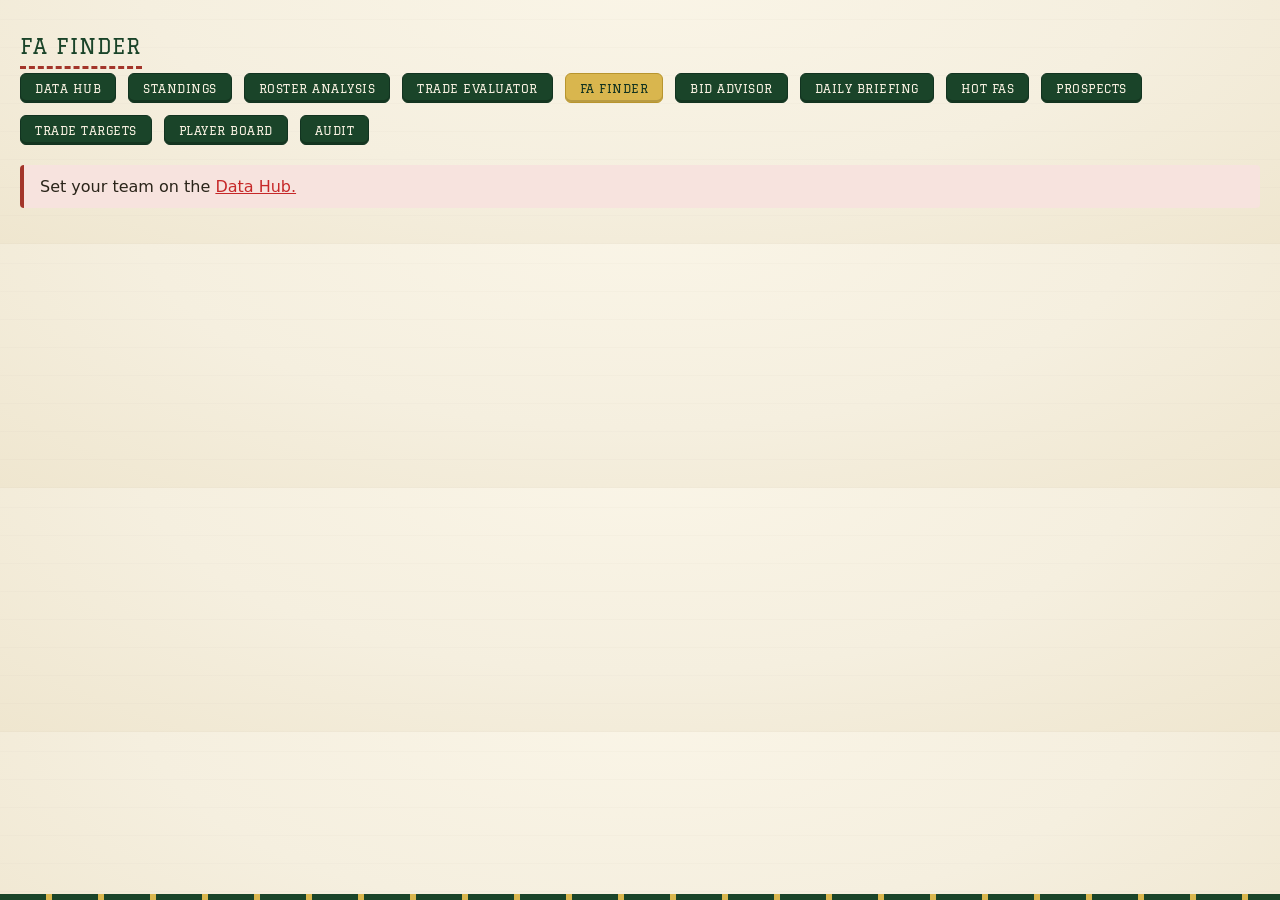
<file: fa.html>
<!DOCTYPE html>
<html lang="en">
<head>
  <meta charset="UTF-8">
  <title>Ottoneu Tools — FA Finder</title>
  <style>
    * { box-sizing: border-box; }
    body { font-family: system-ui, sans-serif; background: #f5f5f5; margin: 0; padding: 20px; color: #222; }
    h1 { font-size: 1.3rem; margin-bottom: 4px; }
    .nav { display: flex; gap: 12px; margin-bottom: 20px; flex-wrap: wrap; }
    .nav a { padding: 7px 14px; background: #1a73e8; color: #fff; border-radius: 6px; text-decoration: none; font-size: 0.88rem; }
    .nav a.active { background: #1557b0; }
    .section-title { font-size: 1rem; font-weight: 600; margin: 24px 0 12px; }
    .error { background: #fce8e6; border-left: 4px solid #c62828; padding: 12px 16px; border-radius: 4px; margin-bottom: 16px; }
    .error a { color: #c62828; }

    /* Category need cards */
    .cat-grid { display: grid; grid-template-columns: repeat(8, 1fr); gap: 8px; margin-bottom: 4px; }
    .cat-card { background: #fff; border-radius: 8px; padding: 10px 12px; box-shadow: 0 1px 3px rgba(0,0,0,0.1); text-align: center; }
    .cat-card .cat-name { font-size: 0.72rem; font-weight: 700; color: #888; text-transform: uppercase; letter-spacing: 0.05em; }
    .cat-card .cat-rank { font-size: 1.15rem; font-weight: 700; margin-top: 2px; }
    .cat-card.strong .cat-rank { color: #1e7e34; }
    .cat-card.mid    .cat-rank { color: #e65100; }
    .cat-card.weak   .cat-rank { color: #c62828; }

    /* Filter bar */
    .filter-bar { display: flex; align-items: center; gap: 10px; flex-wrap: wrap; margin-bottom: 16px; background: #fff; padding: 12px 14px; border-radius: 8px; box-shadow: 0 1px 3px rgba(0,0,0,0.1); }
    .pos-btns { display: flex; gap: 5px; flex-wrap: wrap; }
    .pos-btn { padding: 5px 11px; border: 1px solid #ddd; border-radius: 20px; background: #fff; font-size: 0.82rem; cursor: pointer; color: #444; }
    .pos-btn.active { background: #1a73e8; color: #fff; border-color: #1a73e8; }
    .filter-bar select { padding: 5px 8px; border: 1px solid #ddd; border-radius: 6px; font-size: 0.84rem; }
    .filter-bar input { padding: 5px 10px; border: 1px solid #ddd; border-radius: 6px; font-size: 0.84rem; min-width: 160px; }
    .filter-bar label { font-size: 0.8rem; color: #888; white-space: nowrap; }

    /* Tables */
    .tbl-wrap { overflow-x: auto; margin-bottom: 24px; }
    table { width: 100%; border-collapse: collapse; background: #fff; border-radius: 10px; overflow: hidden; box-shadow: 0 1px 4px rgba(0,0,0,0.1); font-size: 0.86rem; }
    th { background: #1a73e8; color: #fff; padding: 9px 10px; text-align: right; font-weight: 600; white-space: nowrap; }
    th:first-child, th:nth-child(2) { text-align: left; }
    td { padding: 7px 10px; text-align: right; border-bottom: 1px solid #f0f0f0; }
    td:first-child, td:nth-child(2) { text-align: left; }
    tr:last-child td { border-bottom: none; }
    tr:hover td { background: #f8f8f8; }
    .val-strong { color: #1e7e34; font-weight: 700; }
    .val-mid    { color: #e65100; }
    .val-zero   { color: #bbb; }

    /* Helps badges */
    .helps-cell { display: flex; gap: 3px; flex-wrap: wrap; justify-content: flex-end; }
    .help-badge { display: inline-block; font-size: 0.7rem; padding: 1px 5px; border-radius: 8px; font-weight: 600; white-space: nowrap; }
    .help-need { background: #e6f4ea; color: #1e7e34; }   /* helps a weak category */
    .help-ok   { background: #f0f0f0; color: #888; }      /* above avg but cat is fine */

    .subsection-title { font-size: 0.9rem; font-weight: 700; color: #444; margin: 20px 0 8px; }
    .empty-notice { background: #fff; border-radius: 8px; padding: 20px; text-align: center; color: #bbb; box-shadow: 0 1px 3px rgba(0,0,0,0.08); margin-bottom: 24px; }

    /* Add/drop simulator */
    .sim-panel { background: #fff; border-radius: 10px; padding: 16px 20px; box-shadow: 0 1px 4px rgba(0,0,0,0.1); margin-bottom: 24px; }
    .sim-panel h3 { font-size: 0.9rem; font-weight: 700; margin: 0 0 12px; }
    .sim-row { display: flex; gap: 12px; align-items: flex-end; flex-wrap: wrap; margin-bottom: 12px; }
    .sim-field { display: flex; flex-direction: column; gap: 4px; flex: 1; min-width: 160px; }
    .sim-field label { font-size: 0.8rem; color: #555; }
    .sim-field select { padding: 6px 8px; border: 1px solid #ddd; border-radius: 6px; font-size: 0.85rem; }
    .sim-btn { padding: 7px 18px; background: #1a73e8; color: #fff; border: none; border-radius: 6px; cursor: pointer; font-size: 0.85rem; white-space: nowrap; }
    .sim-btn:hover { background: #1557b0; }
    .sim-result { background: #f8f8f8; border-radius: 8px; padding: 12px 16px; font-size: 0.85rem; }
    .sim-pts { font-size: 1rem; font-weight: 700; margin-bottom: 8px; }
    .sim-delta-pos { color: #1e7e34; }
    .sim-delta-neg { color: #c62828; }
    .sim-delta-neu { color: #666; }
    .sim-cats { width: 100%; border-collapse: collapse; font-size: 0.82rem; }
    .sim-cats th { text-align: right; padding: 3px 8px; color: #999; font-size: 0.72rem; text-transform: uppercase; border-bottom: 1px solid #eee; }
    .sim-cats th:first-child { text-align: left; }
    .sim-cats td { padding: 4px 8px; text-align: right; border-bottom: 1px solid #f5f5f5; }
    .sim-cats td:first-child { text-align: left; }
    .rank-up { color: #1e7e34; font-weight: 600; }
    .rank-dn { color: #c62828; font-weight: 600; }

    @media (max-width: 700px) {
      .cat-grid { grid-template-columns: repeat(4, 1fr); }
    }
  </style>
  <link rel="stylesheet" href="theme.css">
</head>
<body>
  <h1>FA Finder</h1>
  <nav class="nav">
    <a href="index.html">Data Hub</a>
    <a href="standings.html">Standings</a>
    <a href="roster.html">Roster Analysis</a>
    <a href="trade.html">Trade Evaluator</a>
    <a href="fa.html" class="active">FA Finder</a>
    <a href="bid.html">Bid Advisor</a>
    <a href="briefing.html">Daily Briefing</a>
    <a href="hot.html">Hot FAs</a>
    <a href="prospects.html">Prospects</a>
    <a href="targets.html">Trade Targets</a>
    <a href="players.html">Player Board</a>
    <a href="audit.html">Audit</a>
  </nav>

  <div id="loading" style="display:none;color:#666;font-size:.88rem;padding:8px 0">Loading league data…</div>
  <div id="error"></div>
  <div id="content" style="display:none">

    <div class="section-title">My Team Category Needs</div>
    <div class="cat-grid" id="catGrid"></div>

    <div class="section-title">Add / Drop Simulator</div>
    <div class="sim-panel">
      <div class="sim-row">
        <div class="sim-field">
          <label>Add (free agent)</label>
          <select id="simAdd"><option value="">— pick a player —</option></select>
        </div>
        <div class="sim-field">
          <label>Drop (my roster)</label>
          <select id="simDrop"><option value="">— pick a player —</option></select>
        </div>
        <button class="sim-btn" id="simBtn">Evaluate</button>
      </div>
      <div id="simResult" style="display:none" class="sim-result"></div>
    </div>

    <div class="section-title">Available Free Agents</div>
    <div class="filter-bar">
      <div class="pos-btns" id="posBtns"></div>
      <label>Sort by</label>
      <select id="sortSel"></select>
      <input type="text" id="faSearch" placeholder="Search players…" autocomplete="off">
    </div>

    <div id="hitSection">
      <div class="subsection-title">Hitters</div>
      <div class="tbl-wrap">
        <table>
          <thead><tr id="hitHead"></tr></thead>
          <tbody id="hitBody"></tbody>
        </table>
      </div>
    </div>

    <div id="pitSection">
      <div class="subsection-title">Pitchers</div>
      <div class="tbl-wrap">
        <table>
          <thead><tr id="pitHead"></tr></thead>
          <tbody id="pitBody"></tbody>
        </table>
      </div>
    </div>

  </div>

  <script src="shared.js"></script>
  <script>
  (async function () {
    document.getElementById('loading').style.display = '';
    await autoLoadFromRepo();
    document.getElementById('loading').style.display = 'none';

    var errEl   = document.getElementById('error');
    var content = document.getElementById('content');

    function showErr(msg, linkText, linkHref) {
      var d = document.createElement('div'); d.className = 'error';
      d.textContent = msg + (linkText ? ' ' : '');
      if (linkText) { var a = document.createElement('a'); a.href = linkHref; a.textContent = linkText; d.appendChild(a); }
      errEl.appendChild(d);
    }

    var roster    = loadData('ottoneu_roster');
    var projHit   = loadData('ottoneu_proj_hitting');
    var projPitch = loadData('ottoneu_proj_pitching');
    var myTeam    = loadData('ottoneu_my_team') || '';

    if (!hasRows(roster) || !hasRows(projHit) || !hasRows(projPitch)) { showErr('Missing or unreadable data — re-load CSVs on the', 'Data Hub.', 'index.html'); return; }
    if (!myTeam) { showErr('Set your team on the', 'Data Hub.', 'index.html'); return; }

    var merged = matchPlayers(roster, projHit, projPitch);
    var teamMap = {};
    merged.forEach(function (p) {
      if (!teamMap[p.team]) teamMap[p.team] = [];
      teamMap[p.team].push(p);
    });

    var teamNames = Object.keys(teamMap).filter(function (t) { return t !== 'Free Agent'; });
    if (!teamMap[myTeam]) { showErr('Team "' + myTeam + '" not found — re-select on the', 'Data Hub.', 'index.html'); return; }

    // FA pool = projection players not matched to any rostered player.
    // The Ottoneu roster export only includes rostered players, so FAs must be
    // derived from the projection CSVs. Position data is not available for FAs.
    // Attach future-year projections if available
    var hitY1 = loadData('ottoneu_proj_hitting_y1');
    var pitY1 = loadData('ottoneu_proj_pitching_y1');
    var hitY2 = loadData('ottoneu_proj_hitting_y2');
    var pitY2 = loadData('ottoneu_proj_pitching_y2');
    if (hitY1 || pitY1) merged = attachYearProjections(merged, hitY1, pitY1, 'proj_y1');
    if (hitY2 || pitY2) merged = attachYearProjections(merged, hitY2, pitY2, 'proj_y2');
    var hasDynasty = !!(hitY1 || pitY1 || hitY2 || pitY2);

    var faPool = getFreeAgents(projHit, projPitch, merged);
    if (!faPool.length) { showErr('No free agents found — check that your projection CSVs are loaded.', '', ''); return; }

    content.style.display = '';

    // ── Standings for my category ranks ──────────────────────────────────────
    function calcStats(name, players) {
      var lu  = optimizeHitterLineup(players.filter(function (p) { return p.type === 'H'; }));
      var pit = selectPitchers(players.filter(function (p) { return p.type === 'P'; }));
      return { name: name, stats: computeTeamStats(lu, pit) };
    }
    var baseArr       = teamNames.map(function (n) { return calcStats(n, teamMap[n]); });
    var baseStandings = buildStandings(baseArr);
    var myStanding    = baseStandings.find(function (t) { return t.name === myTeam; });
    var n             = teamNames.length;

    // Weak = bottom half (ranks points < n/2)
    var weakCats = new Set();
    CATS.forEach(function (cat) {
      var pts = myStanding.ranks[cat] || 0;
      if (pts < Math.ceil(n / 2)) weakCats.add(cat);
    });

    // ── Standings impact helper ───────────────────────────────────────────────
    function standingsWithMyStats(myNewStats) {
      var newArr = baseArr.map(function (t) { return t.name === myTeam ? myNewStats : t; });
      return buildStandings(newArr);
    }
    function computeAddImpact(faPlayer) {
      if (!faPlayer.proj) return 0;
      var myNewRoster = (teamMap[myTeam] || []).concat([faPlayer]);
      var myNew = standingsWithMyStats(calcStats(myTeam, myNewRoster))
        .find(function (t) { return t.name === myTeam; });
      return (myNew ? myNew.points : 0) - myStanding.points;
    }
    function computeAddDropImpact(faPlayer, dropPlayer) {
      if (!faPlayer.proj) return null;
      var dropKey = dropPlayer.fgId || dropPlayer.name;
      var myNewRoster = (teamMap[myTeam] || [])
        .filter(function (p) { return (p.fgId || p.name) !== dropKey; })
        .concat([faPlayer]);
      var newStandings = standingsWithMyStats(calcStats(myTeam, myNewRoster));
      var myNew = newStandings.find(function (t) { return t.name === myTeam; });
      return { newStandings: newStandings, myNew: myNew || myStanding };
    }

    faPool.forEach(function (p) { p._stImpact = computeAddImpact(p); });

    // ── Valuations ────────────────────────────────────────────────────────────
    var allRosters = teamNames.map(function (n) { return teamMap[n]; });
    var weights    = loadData('ottoneu_dynasty_weights') || { y1: 0.90, y2: 0.81 };
    var valueMap   = hasDynasty
      ? calculateDynastyValues(allRosters, weights, faPool)
      : calculateAllValues(allRosters, faPool);

    // ── Category grid ────────────────────────────────────────────────────────
    var grid = document.getElementById('catGrid');
    CATS.forEach(function (cat) {
      var pts   = myStanding.ranks[cat] || 0;
      var place = n + 1 - pts;
      var tier  = pts >= (n - 3) ? 'strong' : (pts >= Math.ceil(n / 2) ? 'mid' : 'weak');
      var card  = document.createElement('div');
      card.className = 'cat-card ' + tier;
      var nm = document.createElement('div'); nm.className = 'cat-name'; nm.textContent = cat;
      var rk = document.createElement('div'); rk.className = 'cat-rank'; rk.textContent = ordinal(place);
      card.appendChild(nm); card.appendChild(rk);
      grid.appendChild(card);
    });

    // ── Above-median thresholds for FA pool ───────────────────────────────────
    // Computed per category for hitters and pitchers separately.
    var hitFAs = faPool.filter(function (p) { return p.type === 'H' && p.proj; });
    var pitFAs = faPool.filter(function (p) { return p.type === 'P' && p.proj; });

    function median(arr) {
      if (!arr.length) return 0;
      var s = arr.slice().sort(function (a, b) { return a - b; });
      var m = Math.floor(s.length / 2);
      return s.length % 2 ? s[m] : (s[m - 1] + s[m]) / 2;
    }

    var hitThresh = {
      HR:  median(hitFAs.map(function (p) { return p.proj.hr  || 0; })),
      R:   median(hitFAs.map(function (p) { return p.proj.r   || 0; })),
      OBP: median(hitFAs.map(function (p) { return p.proj.obp || 0; })),
      SLG: median(hitFAs.map(function (p) { return p.proj.slg || 0; })),
    };
    var pitThresh = {
      SO:   median(pitFAs.map(function (p) { return p.proj.so   || 0; })),
      ERA:  median(pitFAs.map(function (p) { return p.proj.era  || 99; })),
      WHIP: median(pitFAs.map(function (p) { return p.proj.whip || 99; })),
      HR9:  median(pitFAs.map(function (p) { return p.proj.hr9  || 99; })),
    };

    // Does player project above-median in a given category?
    function helpsCategory(p, cat) {
      if (!p.proj) return false;
      var pr = p.proj;
      if (p.type === 'H') {
        if (cat === 'HR')  return (pr.hr  || 0) >  hitThresh.HR;
        if (cat === 'R')   return (pr.r   || 0) >  hitThresh.R;
        if (cat === 'OBP') return (pr.obp || 0) >  hitThresh.OBP;
        if (cat === 'SLG') return (pr.slg || 0) >  hitThresh.SLG;
      } else {
        if (cat === 'SO')   return (pr.so   || 0)  >  pitThresh.SO;
        if (cat === 'ERA')  return (pr.era  || 99) <  pitThresh.ERA;
        if (cat === 'WHIP') return (pr.whip || 99) <  pitThresh.WHIP;
        if (cat === 'HR9')  return (pr.hr9  || 99) <  pitThresh.HR9;
      }
      return false;
    }

    var HIT_CATS = ['HR', 'R', 'OBP', 'SLG'];
    var PIT_CATS = ['SO', 'ERA', 'WHIP', 'HR9'];

    // ── Filter/sort state ─────────────────────────────────────────────────────
    // FA players come from projection CSVs which have no position column,
    // so we filter by player type (H/P) only.
    var TYPE_FILTER = ['All','Hitters','Pitchers'];
    var activeTypeFilter = 'All';
    var activeSortKey    = 'value';

    var posBtns = document.getElementById('posBtns');
    TYPE_FILTER.forEach(function (label) {
      var btn = document.createElement('button');
      btn.className = 'pos-btn' + (label === activeTypeFilter ? ' active' : '');
      btn.textContent = label;
      btn.addEventListener('click', function () {
        activeTypeFilter = label;
        posBtns.querySelectorAll('.pos-btn').forEach(function (b) { b.classList.remove('active'); });
        btn.classList.add('active');
        renderTables();
      });
      posBtns.appendChild(btn);
    });

    var sortOptions = [
      { val: 'value',   lbl: 'Current Value' },
      { val: 'impact',  lbl: 'Standings Impact' },
      { val: 'dynasty', lbl: 'Dynasty Value', dynastyOnly: true },
      { val: 'HR',  lbl: 'HR' }, { val: 'R',    lbl: 'R' },
      { val: 'OBP', lbl: 'OBP' }, { val: 'SLG',  lbl: 'SLG' },
      { val: 'SO',  lbl: 'SO (K)' }, { val: 'ERA',  lbl: 'ERA' },
      { val: 'WHIP', lbl: 'WHIP' }, { val: 'HR9',  lbl: 'HR9' },
    ];
    var sortSel = document.getElementById('sortSel');
    sortOptions.forEach(function (opt) {
      if (opt.dynastyOnly && !hasDynasty) return;
      var o = document.createElement('option'); o.value = opt.val; o.textContent = opt.lbl;
      sortSel.appendChild(o);
    });
    sortSel.addEventListener('change', function () { activeSortKey = sortSel.value; renderTables(); });
    document.getElementById('faSearch').addEventListener('input', renderTables);

    // ── Table rendering ───────────────────────────────────────────────────────
    function el(tag, cls) { var e = document.createElement(tag); if (cls) e.className = cls; return e; }

    function buildHead(trEl, cols) {
      while (trEl.firstChild) trEl.removeChild(trEl.firstChild);
      cols.forEach(function (c) { var th = el('th'); th.textContent = c; trEl.appendChild(th); });
    }

    function playerValue(p) {
      var vm = valueMap[p.fgId || p.name] || {};
      return vm.projectedValue || 0;
    }

    function dynastyValue(p) {
      var vm = valueMap[p.fgId || p.name] || {};
      return vm.dynastyValue || 0;
    }

    function sortValue(p, key) {
      if (key === 'value')   return playerValue(p);
      if (key === 'impact')  return p._stImpact || 0;
      if (key === 'dynasty') return dynastyValue(p);
      var pr = p.proj || {};
      if (key === 'HR')   return pr.hr   || 0;
      if (key === 'R')    return pr.r    || 0;
      if (key === 'OBP')  return pr.obp  || 0;
      if (key === 'SLG')  return pr.slg  || 0;
      if (key === 'SO')   return pr.so   || 0;
      if (key === 'ERA')  return -(pr.era  || 99);
      if (key === 'WHIP') return -(pr.whip || 99);
      if (key === 'HR9')  return -(pr.hr9  || 99);
      return 0;
    }

    function matchesType(p, typeFilter) {
      if (typeFilter === 'All') return true;
      if (typeFilter === 'Hitters')  return p.type === 'H';
      if (typeFilter === 'Pitchers') return p.type === 'P';
      return true;
    }

    function matchesSearch(p, q) {
      if (!q) return true;
      return (p.rawName || p.name).toLowerCase().includes(q);
    }

    function renderHelps(td, p) {
      var cats = p.type === 'H' ? HIT_CATS : PIT_CATS;
      var cell = el('div', 'helps-cell');
      var any  = false;
      cats.forEach(function (cat) {
        if (!helpsCategory(p, cat)) return;
        any = true;
        var badge = el('span', 'help-badge ' + (weakCats.has(cat) ? 'help-need' : 'help-ok'));
        badge.textContent = cat;
        cell.appendChild(badge);
      });
      if (!any) {
        var dash = document.createTextNode('—');
        cell.appendChild(dash);
      }
      td.appendChild(cell);
    }

    function renderHitterRow(tbody, p) {
      var vm  = valueMap[p.fgId || p.name] || {};
      var val = vm.projectedValue || 0;
      var pr  = p.proj || {};
      var tr  = el('tr');

      function td(text, cls) {
        var c = el('td'); c.textContent = text; if (cls) c.className = cls; return c;
      }
      var valCls = val >= 20 ? 'val-strong' : (val >= 5 ? 'val-mid' : 'val-zero');

      tr.appendChild(addProjFlag(td(p.rawName || p.name), p));
      tr.appendChild(td('H'));
      tr.appendChild(td(vm.noProj ? '—' : '$' + Math.round(val), valCls));
      var rosFactorH = rosProrationFactor();
      var rosValH    = val * rosFactorH;
      var rosClsH    = rosValH >= 20 ? 'val-strong' : (rosValH >= 5 ? 'val-mid' : 'val-zero');
      tr.appendChild(td(vm.noProj ? '—' : '$' + Math.round(rosValH), rosClsH));
      if (hasDynasty) {
        var dv = vm.dynastyValue || 0;
        var dvCls = dv >= 20 ? 'val-strong' : (dv >= 5 ? 'val-mid' : 'val-zero');
        tr.appendChild(td(vm.noProj ? '—' : '$' + Math.round(dv), dvCls));
      }
      tr.appendChild(td(Math.round(pr.hr  || 0)));
      tr.appendChild(td(Math.round(pr.r   || 0)));
      tr.appendChild(td((pr.obp || 0).toFixed(3)));
      tr.appendChild(td((pr.slg || 0).toFixed(3)));

      var helpsTd = el('td');
      renderHelps(helpsTd, p);
      tr.appendChild(helpsTd);

      tbody.appendChild(tr);
    }

    function renderPitcherRow(tbody, p) {
      var vm  = valueMap[p.fgId || p.name] || {};
      var val = vm.projectedValue || 0;
      var pr  = p.proj || {};
      var tr  = el('tr');

      function td(text, cls) {
        var c = el('td'); c.textContent = text; if (cls) c.className = cls; return c;
      }
      var valCls = val >= 10 ? 'val-strong' : (val >= 3 ? 'val-mid' : 'val-zero');

      tr.appendChild(addProjFlag(td(p.rawName || p.name), p));
      tr.appendChild(td('P'));
      tr.appendChild(td(vm.noProj ? '—' : '$' + Math.round(val), valCls));
      var rosFactorP = rosProrationFactor();
      var rosValP    = val * rosFactorP;
      var rosClsP    = rosValP >= 10 ? 'val-strong' : (rosValP >= 3 ? 'val-mid' : 'val-zero');
      tr.appendChild(td(vm.noProj ? '—' : '$' + Math.round(rosValP), rosClsP));
      if (hasDynasty) {
        var dv = vm.dynastyValue || 0;
        var dvCls = dv >= 10 ? 'val-strong' : (dv >= 3 ? 'val-mid' : 'val-zero');
        tr.appendChild(td(vm.noProj ? '—' : '$' + Math.round(dv), dvCls));
      }
      tr.appendChild(td(Math.round(pr.so   || 0)));
      tr.appendChild(td((pr.era  || 0).toFixed(2)));
      tr.appendChild(td((pr.whip || 0).toFixed(3)));
      tr.appendChild(td((pr.hr9  || 0).toFixed(2)));

      var helpsTd = el('td');
      renderHelps(helpsTd, p);
      tr.appendChild(helpsTd);

      tbody.appendChild(tr);
    }

    function renderTables() {
      var q          = document.getElementById('faSearch').value.toLowerCase().trim();
      var typeFilter = activeTypeFilter;
      var sortKey    = activeSortKey;

      var showHit = (typeFilter === 'All' || typeFilter === 'Hitters');
      var showPit = (typeFilter === 'All' || typeFilter === 'Pitchers');

      document.getElementById('hitSection').style.display = showHit ? '' : 'none';
      document.getElementById('pitSection').style.display = showPit ? '' : 'none';

      function filterSort(players, type) {
        return players.filter(function (p) {
          return p.type === type && matchesType(p, typeFilter) && matchesSearch(p, q);
        }).sort(function (a, b) {
          return sortValue(b, sortKey) - sortValue(a, sortKey);
        });
      }

      if (showHit) {
        var hitCols = hasDynasty
          ? ['Name', 'Pos', 'Curr $', 'RoS $', 'Dynasty $', 'HR', 'R', 'OBP', 'SLG', 'Helps']
          : ['Name', 'Pos', 'Proj $', 'RoS $', 'HR', 'R', 'OBP', 'SLG', 'Helps'];
        buildHead(document.getElementById('hitHead'), hitCols);
        var hitBody = document.getElementById('hitBody');
        while (hitBody.firstChild) hitBody.removeChild(hitBody.firstChild);
        var hitters = filterSort(faPool, 'H');
        if (hitters.length) {
          hitters.forEach(function (p) { renderHitterRow(hitBody, p); });
        } else {
          var tr = el('tr'); var td = el('td'); td.colSpan = hasDynasty ? 9 : 8;
          td.textContent = 'No hitters match filter.';
          td.style.textAlign = 'center'; td.style.color = '#bbb'; td.style.padding = '20px';
          tr.appendChild(td); hitBody.appendChild(tr);
        }
      }

      if (showPit) {
        var pitCols = hasDynasty
          ? ['Name', 'Pos', 'Curr $', 'RoS $', 'Dynasty $', 'SO', 'ERA', 'WHIP', 'HR9', 'Helps']
          : ['Name', 'Pos', 'Proj $', 'RoS $', 'SO', 'ERA', 'WHIP', 'HR9', 'Helps'];
        buildHead(document.getElementById('pitHead'), pitCols);
        var pitBody = document.getElementById('pitBody');
        while (pitBody.firstChild) pitBody.removeChild(pitBody.firstChild);
        var pitchers = filterSort(faPool, 'P');
        if (pitchers.length) {
          pitchers.forEach(function (p) { renderPitcherRow(pitBody, p); });
        } else {
          var tr2 = el('tr'); var td2 = el('td'); td2.colSpan = hasDynasty ? 9 : 8;
          td2.textContent = 'No pitchers match filter.';
          td2.style.textAlign = 'center'; td2.style.color = '#bbb'; td2.style.padding = '20px';
          tr2.appendChild(td2); pitBody.appendChild(tr2);
        }
      }
    }

    renderTables();

    // ── Add/drop simulator ────────────────────────────────────────────────────
    var simAdd  = document.getElementById('simAdd');
    var simDrop = document.getElementById('simDrop');
    var simBtn  = document.getElementById('simBtn');
    var simResult = document.getElementById('simResult');

    // Populate add select: all FAs with projections, sorted by impact desc
    faPool.slice()
      .filter(function (p) { return p.proj; })
      .sort(function (a, b) { return (b._stImpact || 0) - (a._stImpact || 0); })
      .forEach(function (p) {
        var o = document.createElement('option');
        o.value = p.fgId || p.name;
        o.textContent = (p.rawName || p.name) + ' (' + p.type + ')';
        o.dataset.key = p.fgId || p.name;
        simAdd.appendChild(o);
      });

    // Populate drop select: my roster players sorted by salary desc
    (teamMap[myTeam] || []).slice()
      .sort(function (a, b) { return (b.salary || 0) - (a.salary || 0); })
      .forEach(function (p) {
        var o = document.createElement('option');
        o.value = p.fgId || p.name;
        o.textContent = (p.rawName || p.name) +
          ' (' + p.positions.map(function (x) { return x.toUpperCase(); }).join('/') + ')' +
          (p.salary ? ' $' + p.salary : '');
        simDrop.appendChild(o);
      });

    simBtn.addEventListener('click', function () {
      var addKey  = simAdd.value;
      var dropKey = simDrop.value;
      if (!addKey || !dropKey) return;

      var faPlayer   = faPool.find(function (p) { return (p.fgId || p.name) === addKey; });
      var dropPlayer = (teamMap[myTeam] || []).find(function (p) { return (p.fgId || p.name) === dropKey; });
      if (!faPlayer || !dropPlayer) return;

      var result = computeAddDropImpact(faPlayer, dropPlayer);
      var myNew  = result.myNew;
      var delta  = myNew.points - myStanding.points;
      var deltaCls = delta > 0 ? 'sim-delta-pos' : (delta < 0 ? 'sim-delta-neg' : 'sim-delta-neu');

      while (simResult.firstChild) simResult.removeChild(simResult.firstChild);

      var ptsDiv = document.createElement('div');
      ptsDiv.className = 'sim-pts';
      ptsDiv.textContent = myStanding.points + ' pts → ' + myNew.points + ' pts ';
      var dSpan = document.createElement('span');
      dSpan.className = deltaCls;
      dSpan.textContent = (delta >= 0 ? '+' : '') + delta + ' pts';
      ptsDiv.appendChild(dSpan);
      simResult.appendChild(ptsDiv);

      var tbl = document.createElement('table');
      tbl.className = 'sim-cats';
      var thead = document.createElement('thead');
      var htr = document.createElement('tr');
      ['Cat', 'Before', 'After', 'Chg'].forEach(function (h) {
        var th = document.createElement('th'); th.textContent = h; htr.appendChild(th);
      });
      thead.appendChild(htr); tbl.appendChild(thead);

      var tbody = document.createElement('tbody');
      CATS.forEach(function (cat) {
        var bRank = n + 1 - (myStanding.ranks[cat] || 0);
        var aRank = n + 1 - (myNew.ranks[cat] || 0);
        var chg   = bRank - aRank;
        var tr = document.createElement('tr');
        function simTd(txt, cls) {
          var td = document.createElement('td');
          td.textContent = txt;
          if (cls) td.className = cls;
          return td;
        }
        tr.appendChild(simTd(cat));
        tr.appendChild(simTd(ordinal(bRank)));
        tr.appendChild(simTd(ordinal(aRank)));
        tr.appendChild(simTd(chg > 0 ? '+' + chg : (chg < 0 ? String(chg) : '—'),
          chg > 0 ? 'rank-up' : (chg < 0 ? 'rank-dn' : '')));
        tbody.appendChild(tr);
      });
      tbl.appendChild(tbody);
      simResult.appendChild(tbl);
      simResult.style.display = '';
    });

    function ordinal(n) {
      var s = ['th','st','nd','rd'], v = n % 100;
      return n + (s[(v - 20) % 10] || s[v] || s[0]);
    }

  })();
  </script>
</body>
</html>
</file>
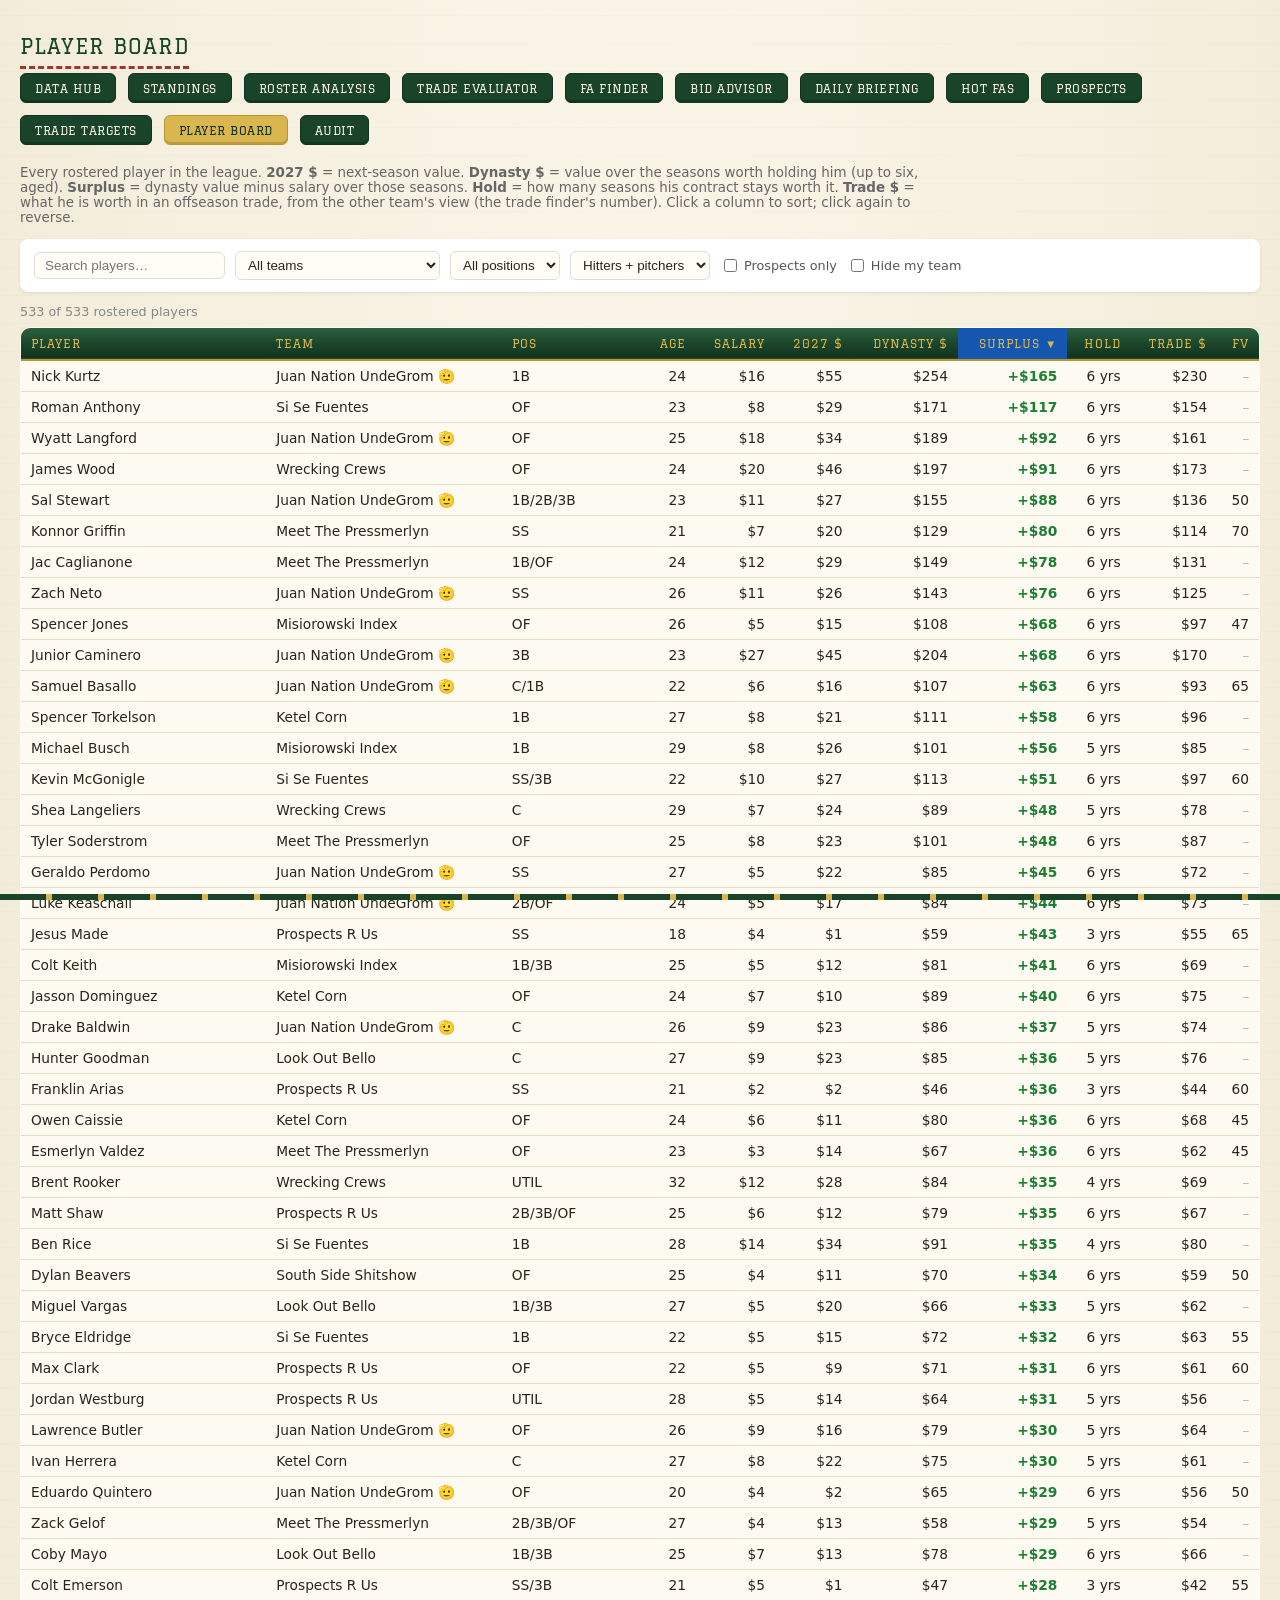
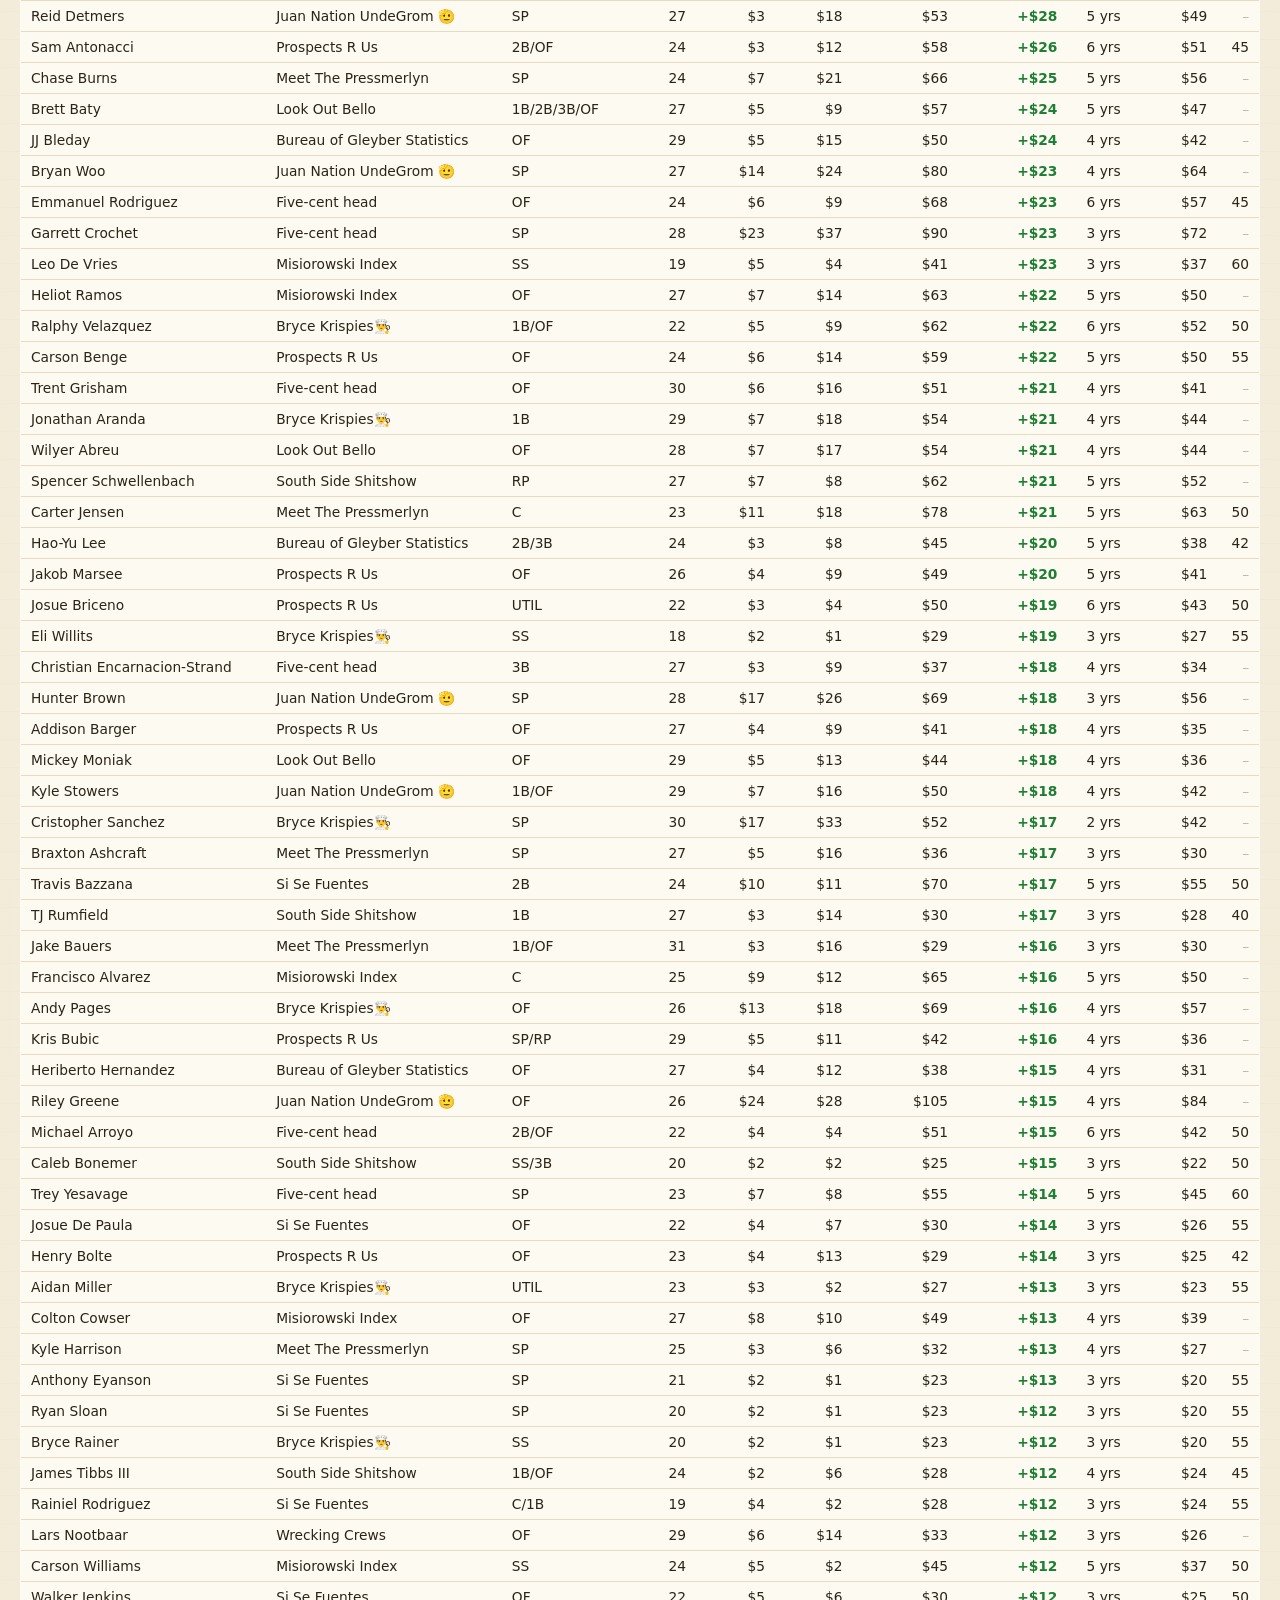
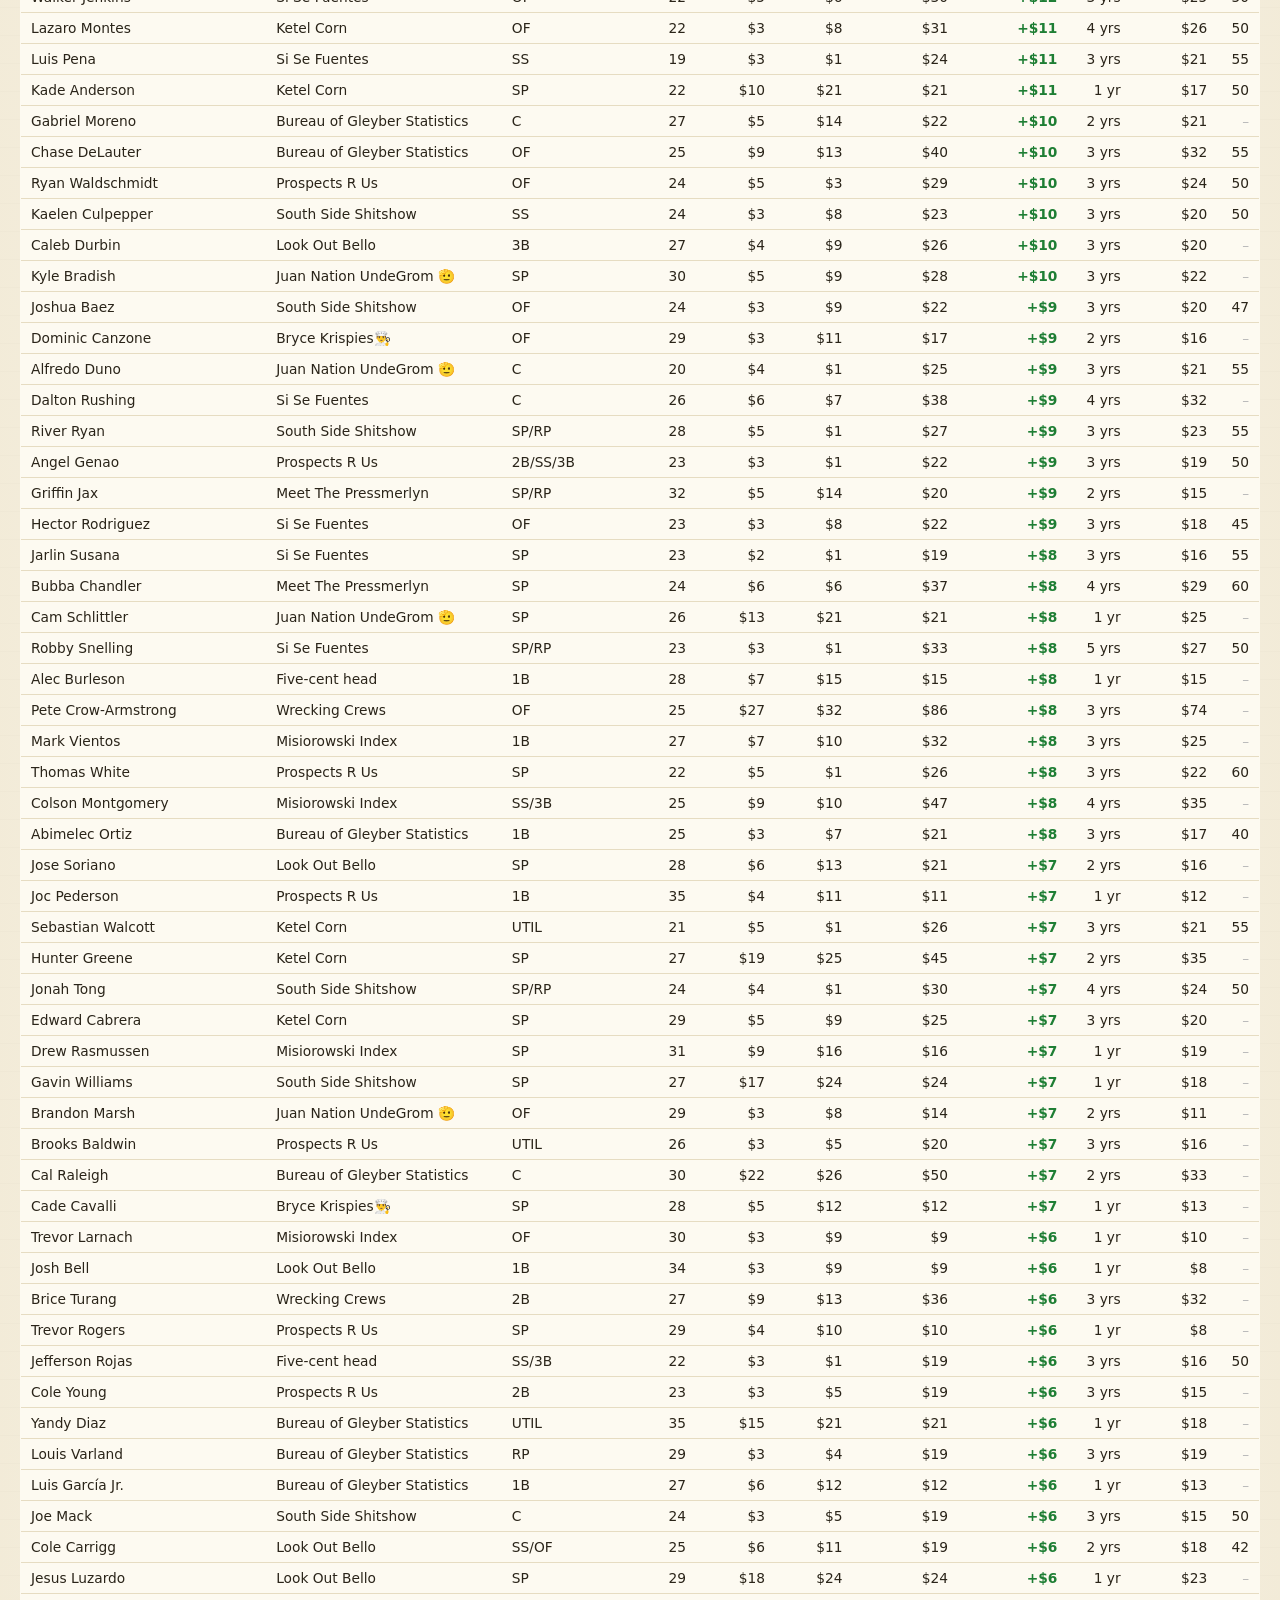
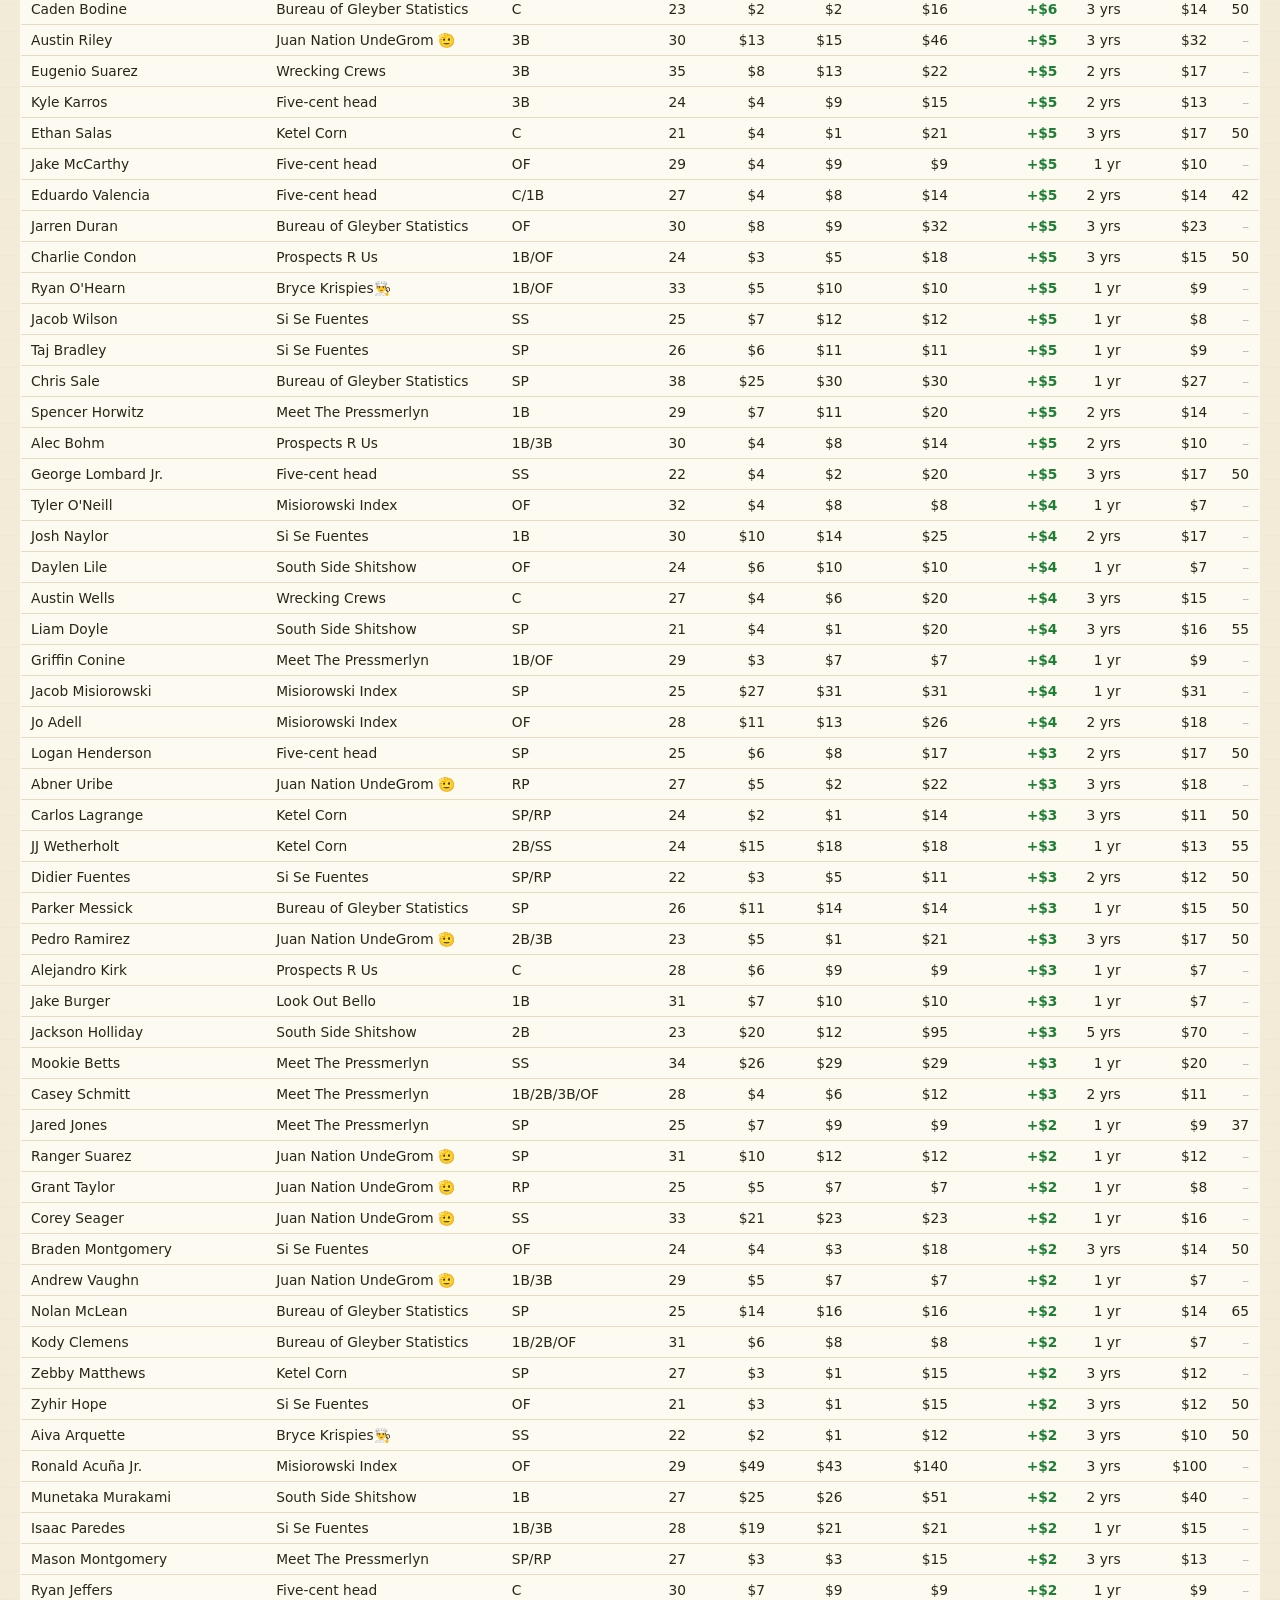
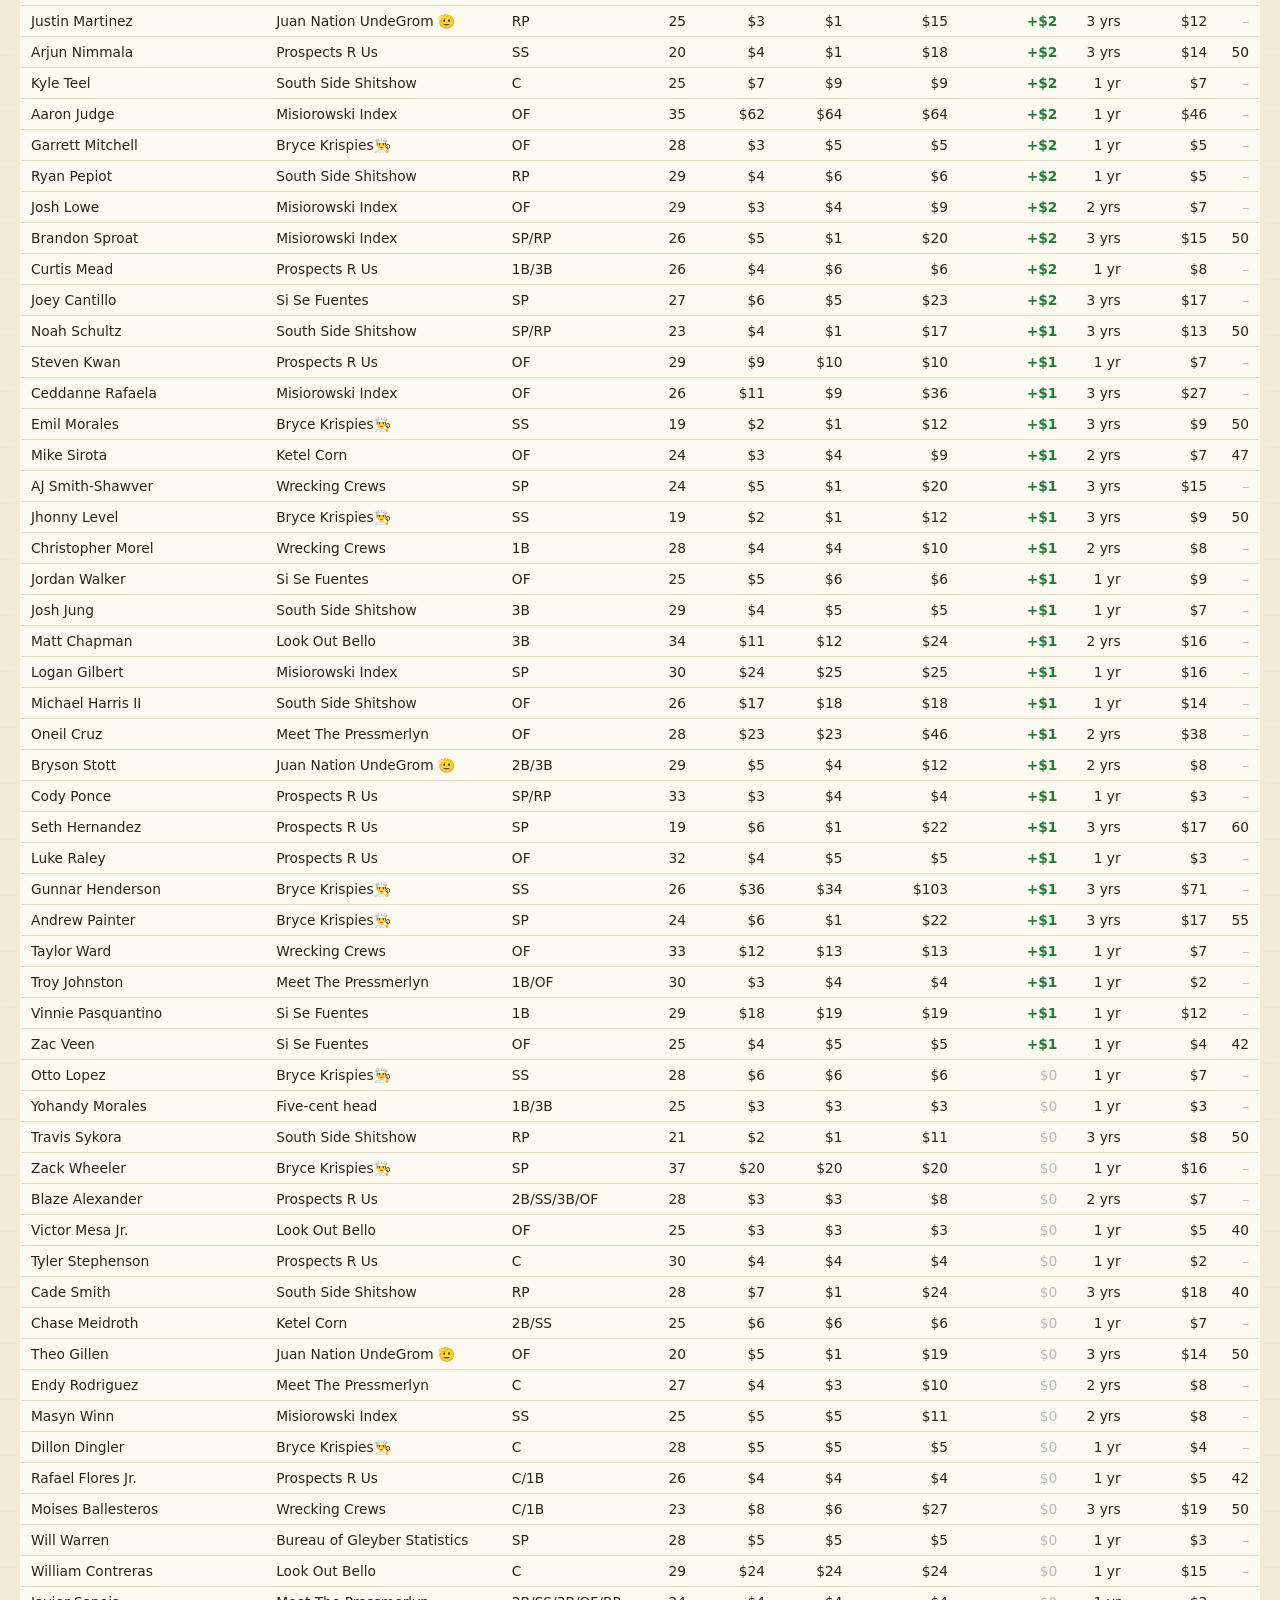
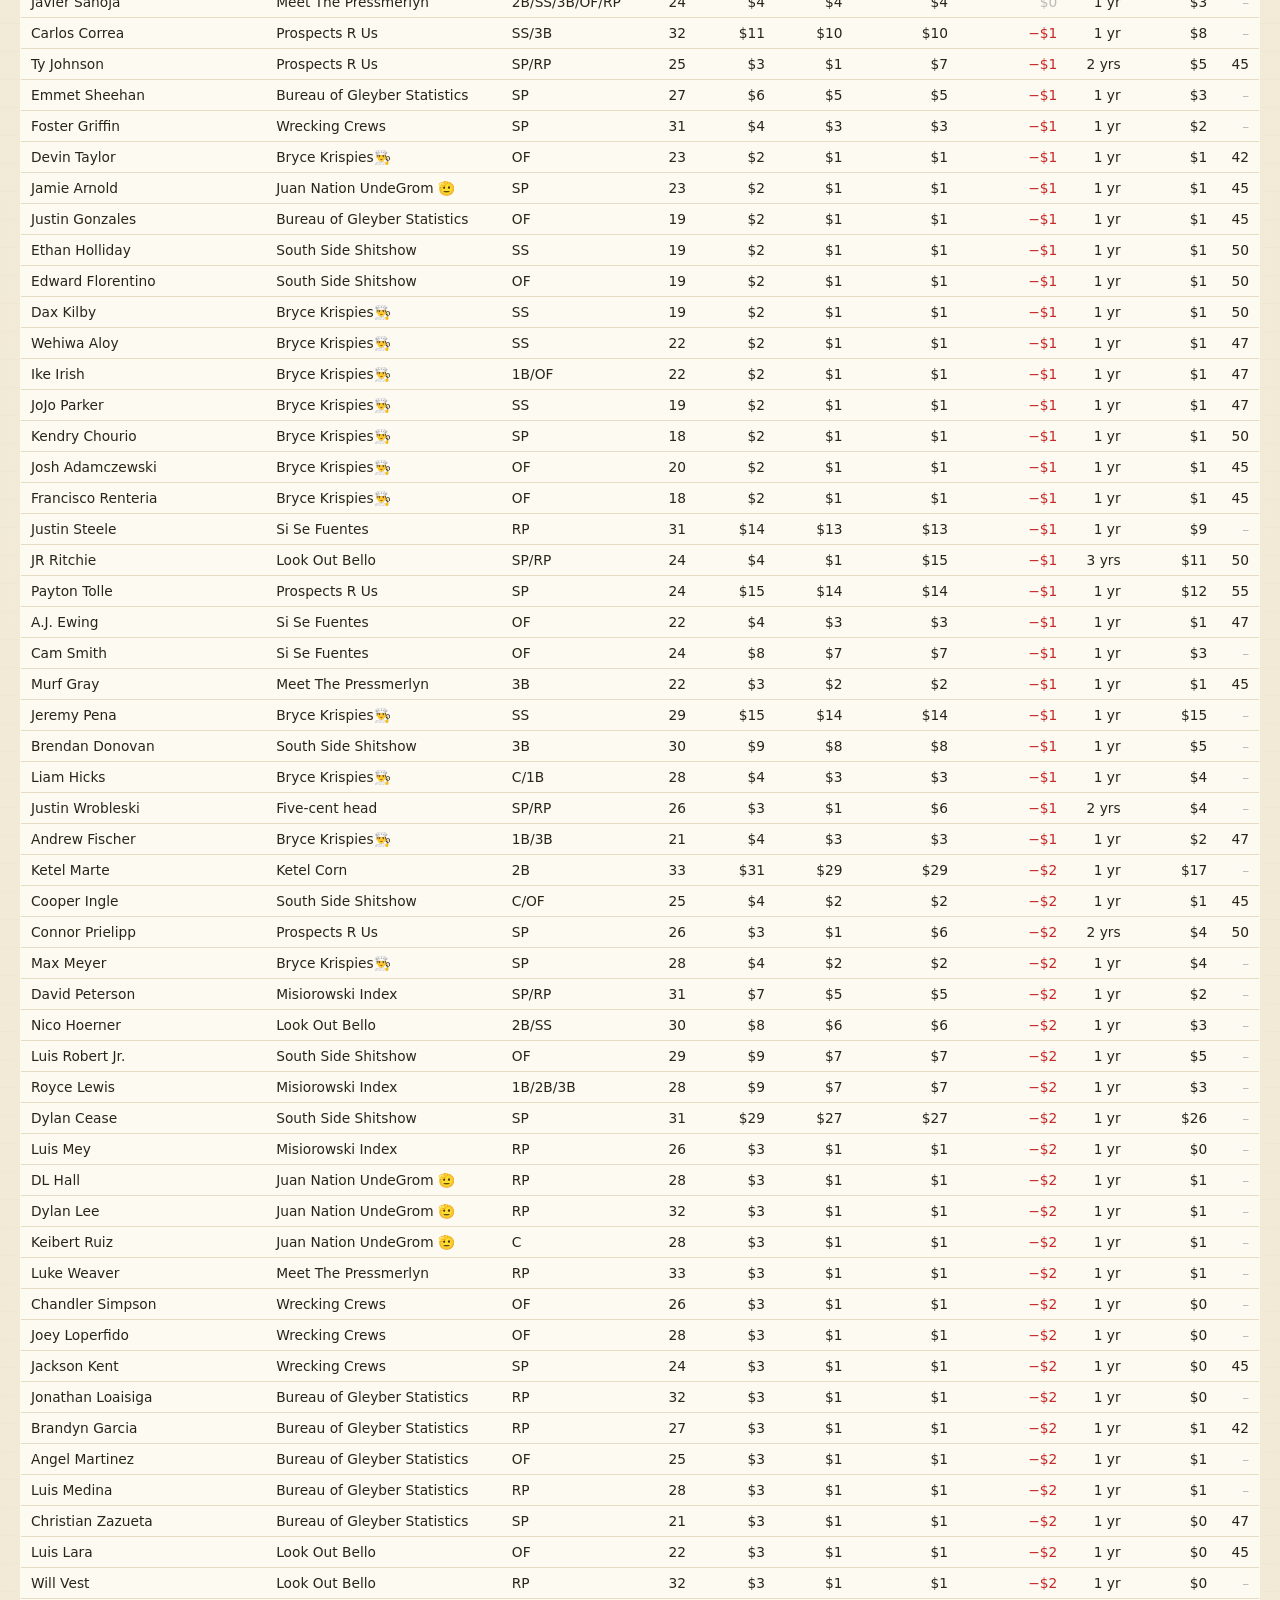
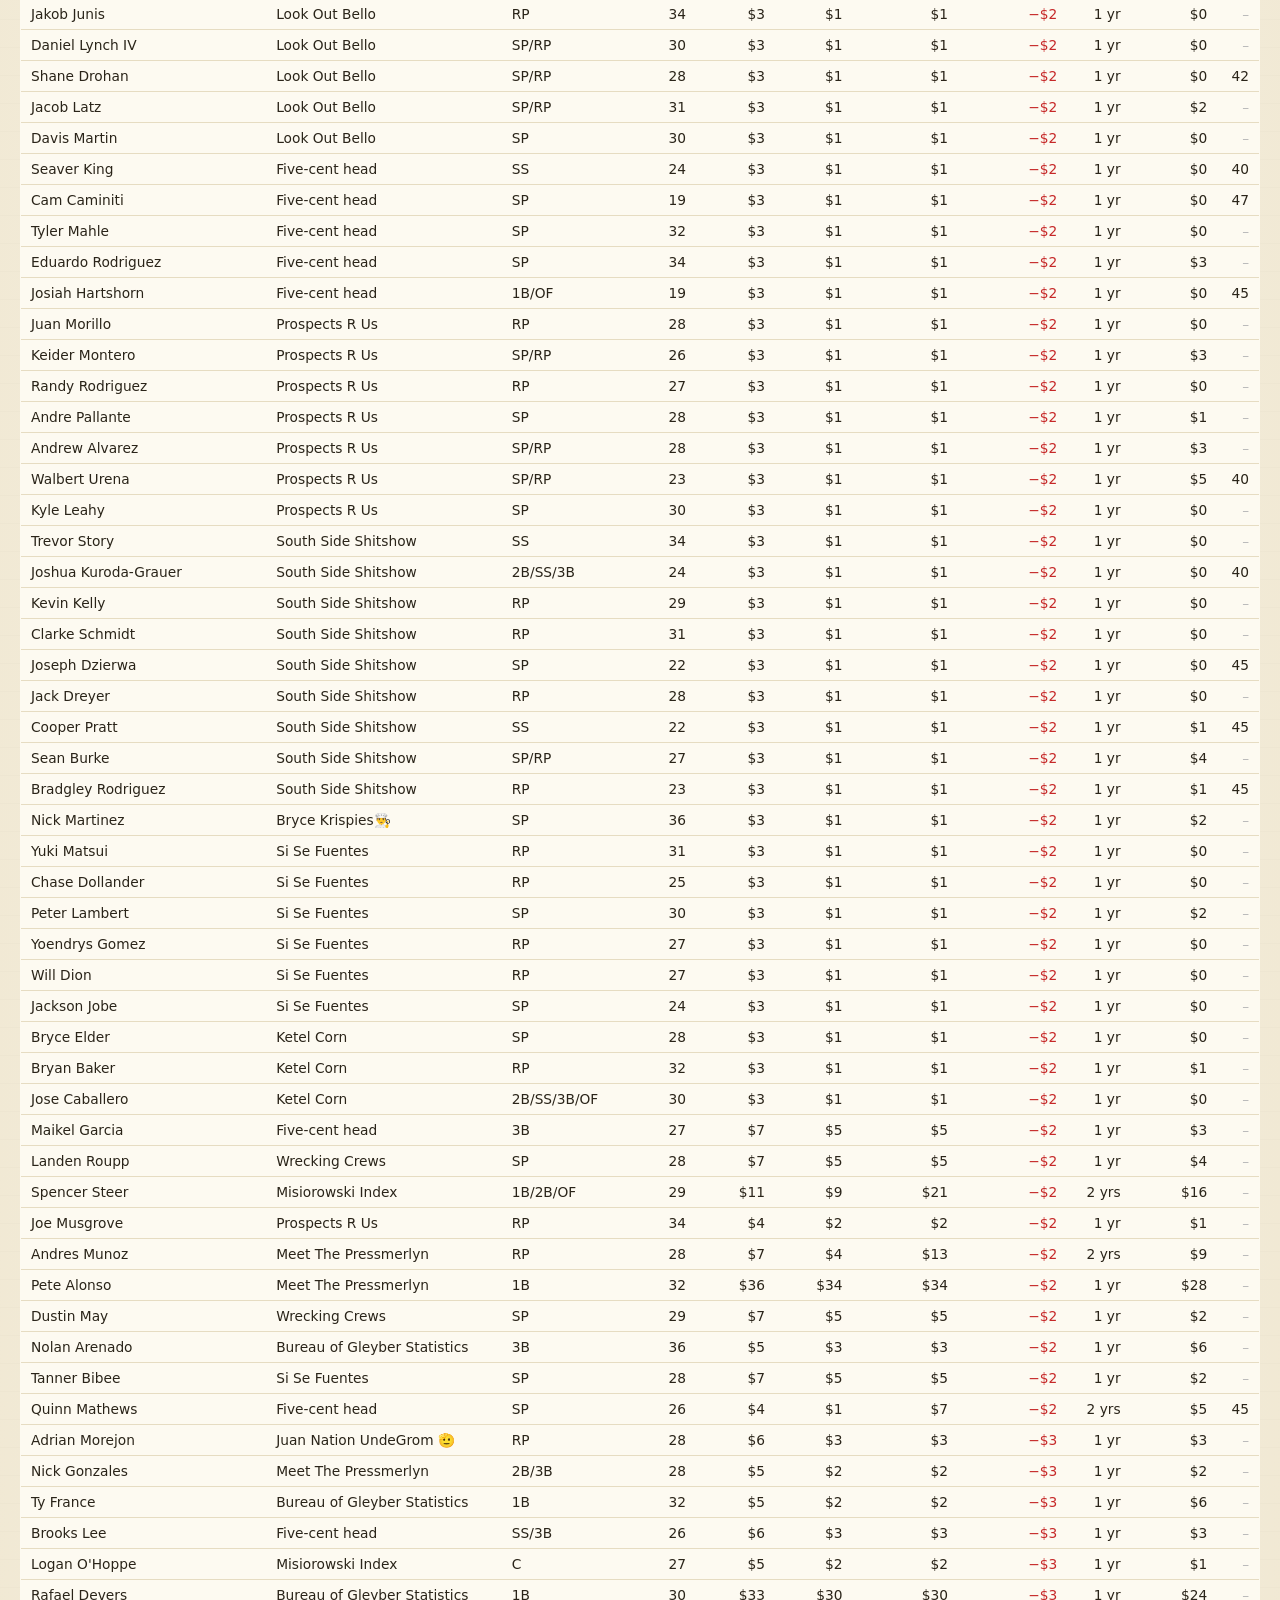
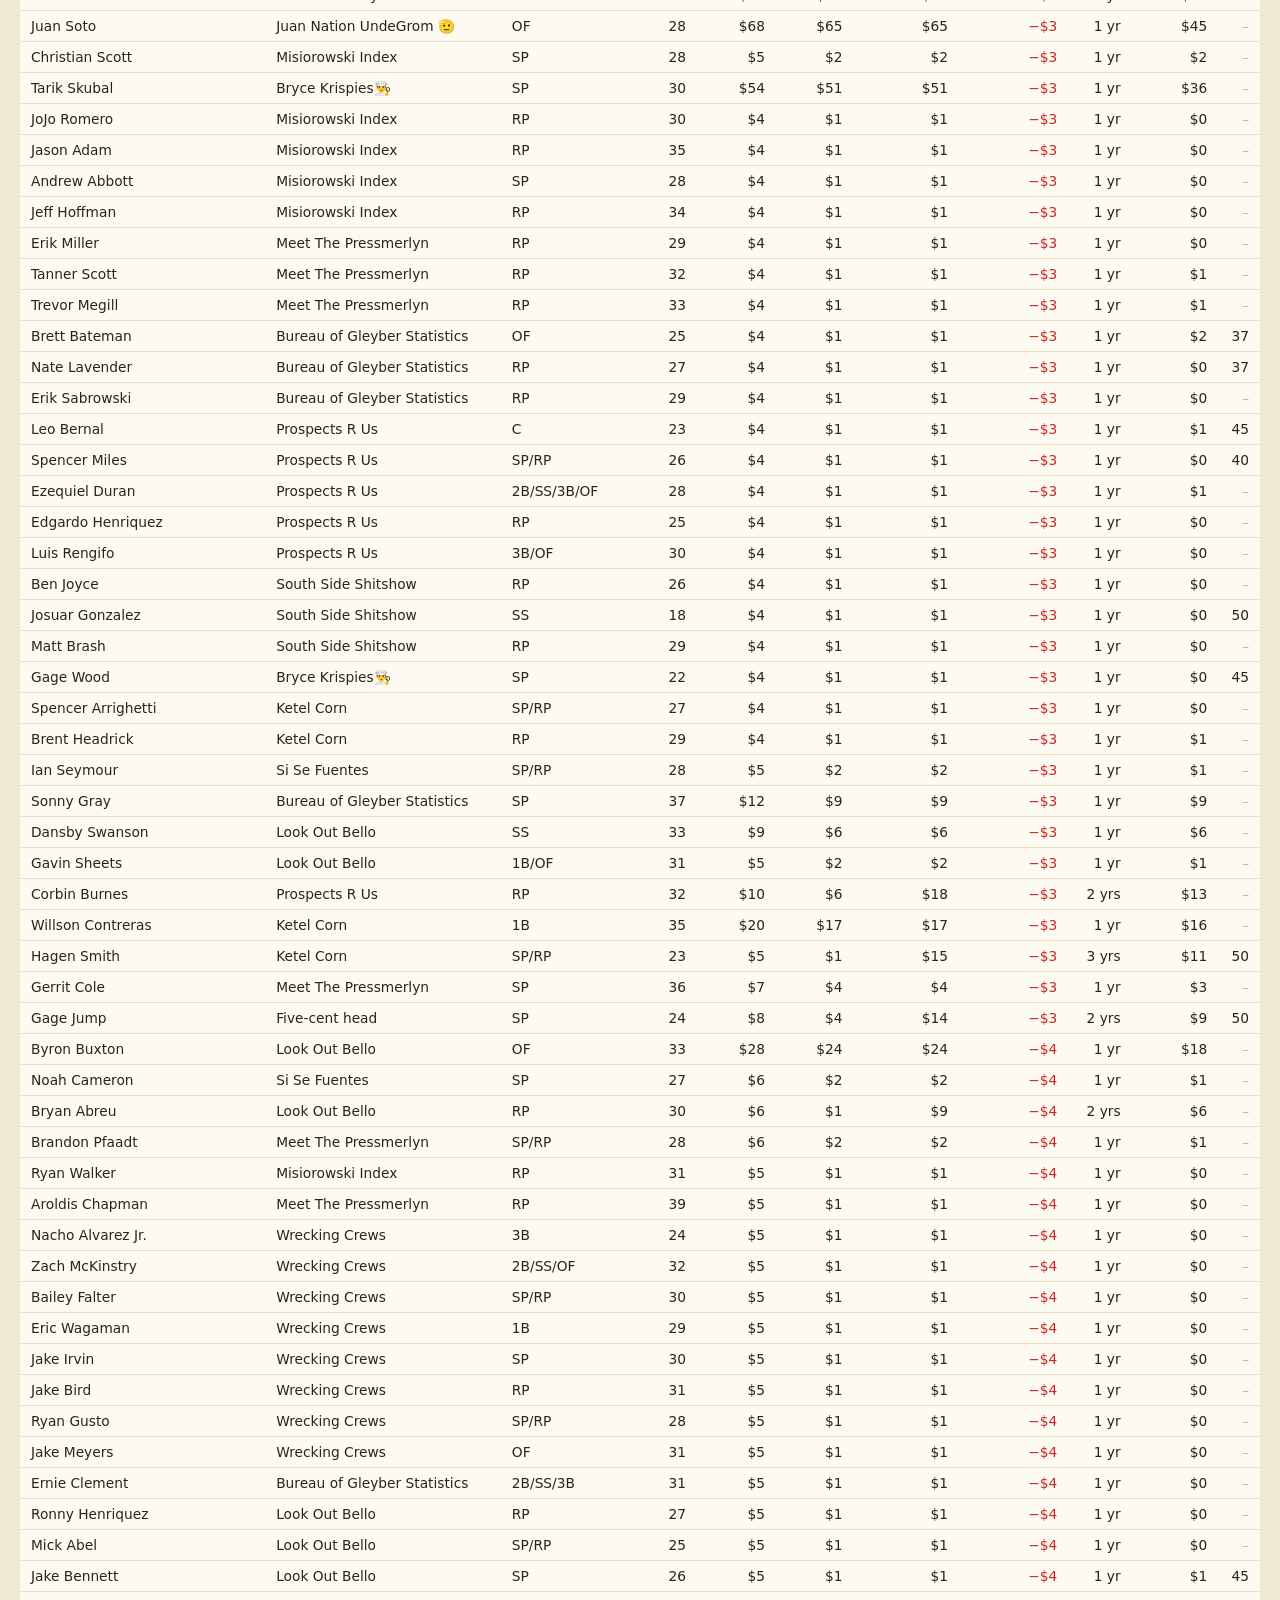
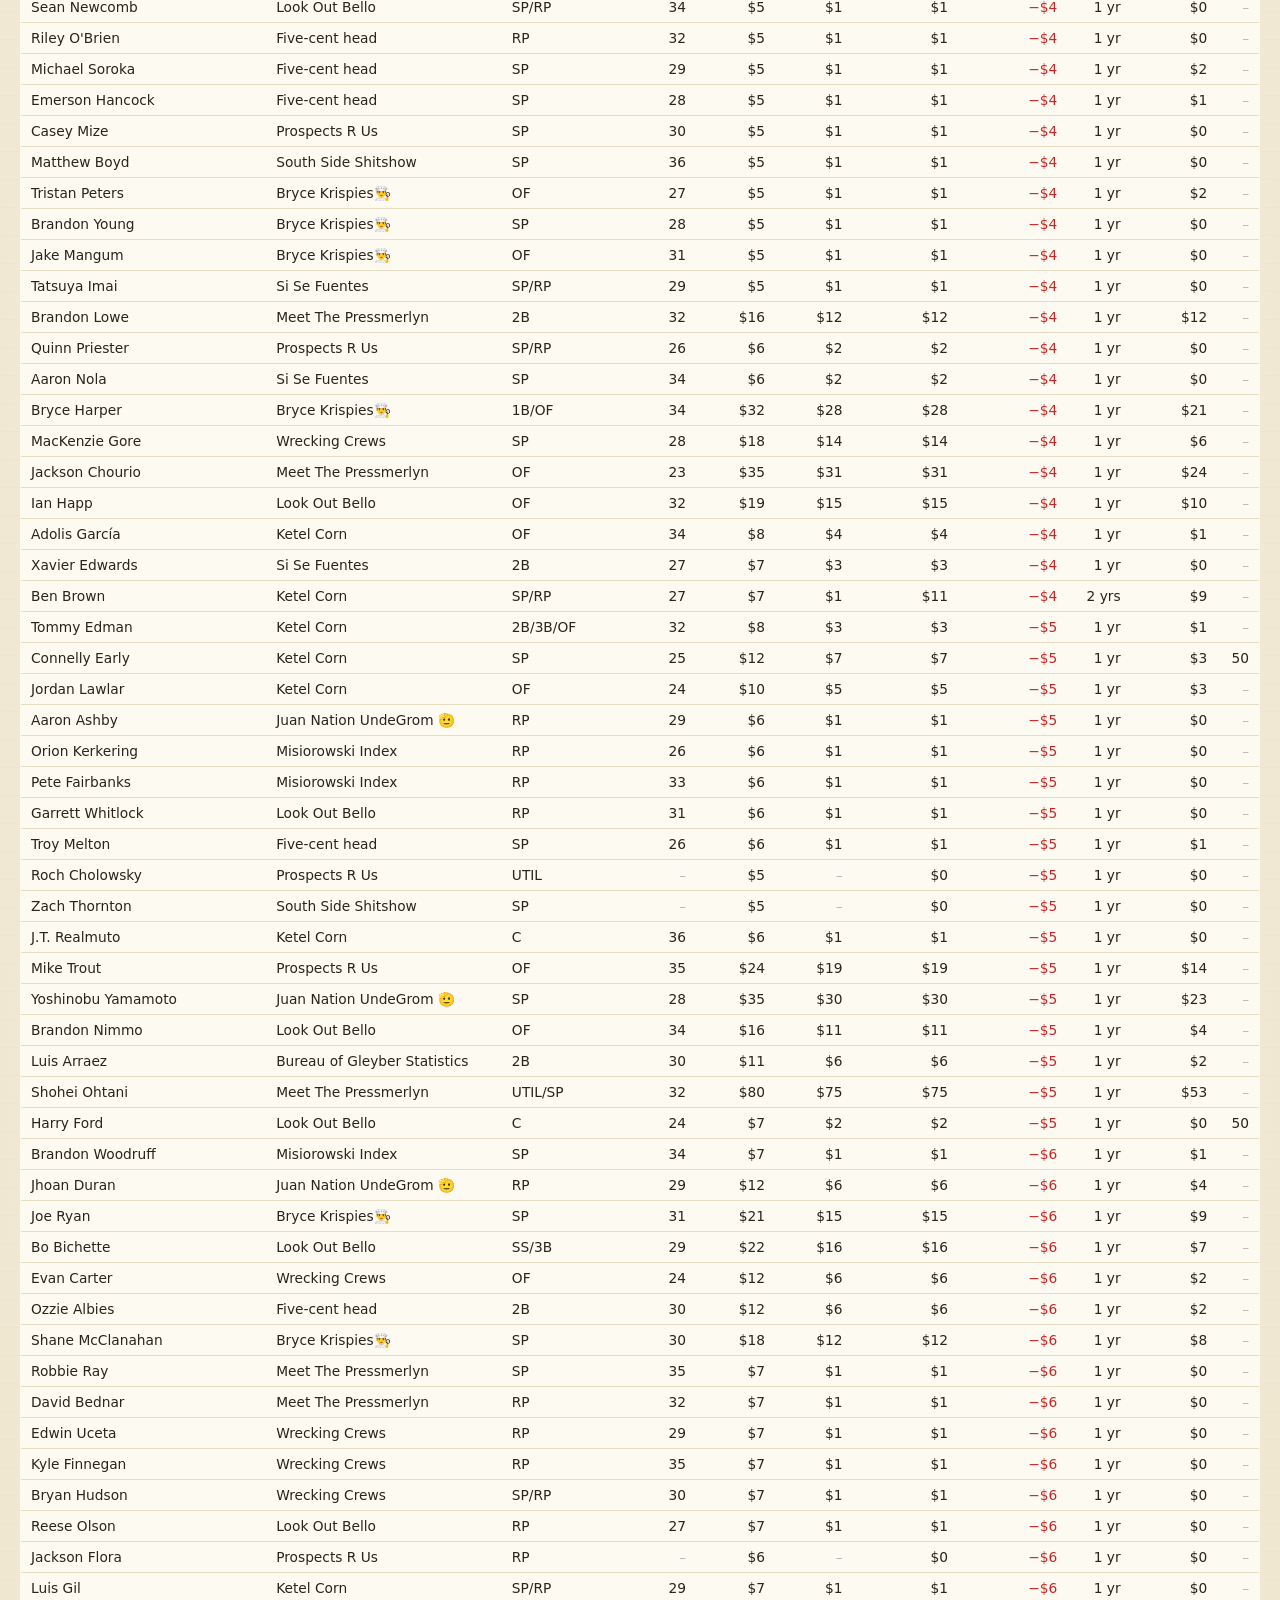
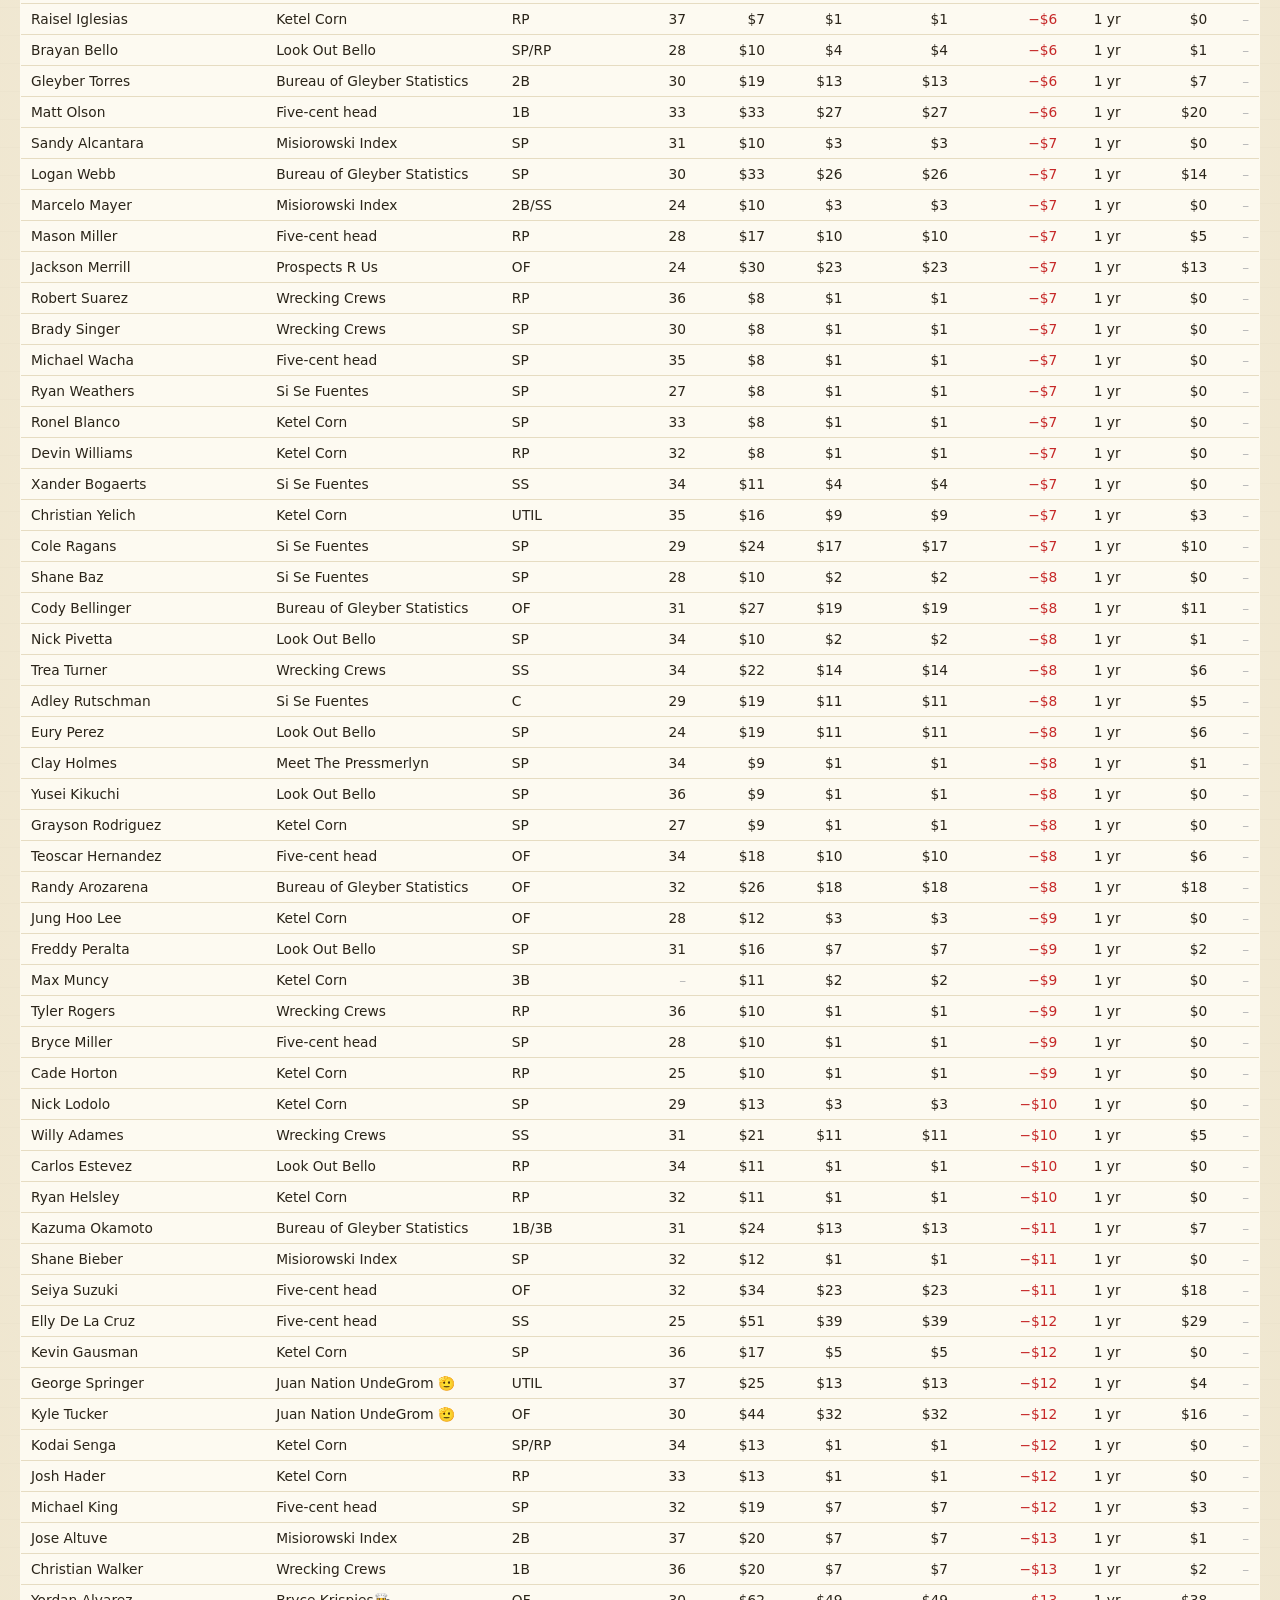
<file: players.html>
<!DOCTYPE html>
<html lang="en">
<head>
  <meta charset="UTF-8">
  <title>Ottoneu Tools — Player Board</title>
  <style>
    * { box-sizing: border-box; }
    body { font-family: system-ui, sans-serif; background: #f5f5f5; margin: 0; padding: 20px; color: #222; }
    h1 { font-size: 1.3rem; margin-bottom: 4px; }
    .nav { display: flex; gap: 12px; margin-bottom: 20px; flex-wrap: wrap; }
    .nav a { padding: 7px 14px; background: #1a73e8; color: #fff; border-radius: 6px; text-decoration: none; font-size: 0.88rem; }
    .nav a.active { background: #1557b0; }
    .error { background: #fce8e6; border-left: 4px solid #c62828; padding: 12px 16px; border-radius: 4px; margin-bottom: 16px; }
    .error a { color: #c62828; }
    .intro { font-size: 0.84rem; color: #666; margin: 0 0 14px; max-width: 900px; }

    .filter-bar { display: flex; align-items: center; gap: 10px; flex-wrap: wrap; margin-bottom: 12px; background: #fff; padding: 12px 14px; border-radius: 8px; box-shadow: 0 1px 3px rgba(0,0,0,0.1); }
    .filter-bar select { padding: 5px 8px; border: 1px solid #ddd; border-radius: 6px; font-size: 0.84rem; }
    .filter-bar input[type=text] { padding: 5px 10px; border: 1px solid #ddd; border-radius: 6px; font-size: 0.84rem; min-width: 180px; }
    .filter-bar label { font-size: 0.8rem; color: #555; white-space: nowrap; display: flex; align-items: center; gap: 4px; }
    .count { font-size: 0.8rem; color: #888; margin: 0 0 8px; }

    .tbl-wrap { overflow-x: auto; margin-bottom: 24px; }
    table { width: 100%; border-collapse: collapse; background: #fff; border-radius: 10px; overflow: hidden; box-shadow: 0 1px 4px rgba(0,0,0,0.1); font-size: 0.86rem; }
    th { background: #1a73e8; color: #fff; padding: 9px 10px; text-align: right; font-weight: 600; white-space: nowrap; cursor: pointer; user-select: none; }
    th.txt, td.txt { text-align: left; }
    th.sorted { background: #1557b0; }
    td { padding: 7px 10px; text-align: right; border-bottom: 1px solid #f0f0f0; white-space: nowrap; }
    tr:hover td { background: #f8f8f8; }
    tr.mine td { background: #eef4fe; }
    .pos { color: #1e7e34; font-weight: 700; }
    .neg { color: #c62828; }
    .dim { color: #bbb; }
  </style>
  <link rel="stylesheet" href="theme.css">
</head>
<body>
  <h1>Player Board</h1>
  <nav class="nav">
    <a href="index.html">Data Hub</a>
    <a href="standings.html">Standings</a>
    <a href="roster.html">Roster Analysis</a>
    <a href="trade.html">Trade Evaluator</a>
    <a href="fa.html">FA Finder</a>
    <a href="bid.html">Bid Advisor</a>
    <a href="briefing.html">Daily Briefing</a>
    <a href="hot.html">Hot FAs</a>
    <a href="prospects.html">Prospects</a>
    <a href="targets.html">Trade Targets</a>
    <a href="players.html" class="active">Player Board</a>
    <a href="audit.html">Audit</a>
  </nav>

  <p class="intro">Every rostered player in the league. <b>2027 $</b> = next-season value. <b>Dynasty $</b> = value over the
    seasons worth holding him (up to six, aged). <b>Surplus</b> = dynasty value minus salary over those seasons.
    <b>Hold</b> = how many seasons his contract stays worth it. <b>Trade $</b> = what he is worth in an offseason trade,
    from the other team's view (the trade finder's number). Click a column to sort; click again to reverse.</p>

  <div id="loading" style="display:none;color:#666;font-size:.88rem;padding:8px 0">Loading league data…</div>
  <div id="error"></div>
  <div id="content" style="display:none">
    <div class="filter-bar">
      <input type="text" id="search" placeholder="Search players…" autocomplete="off">
      <select id="team"><option value="">All teams</option></select>
      <select id="pos">
        <option value="">All positions</option>
        <option>C</option><option>1B</option><option>2B</option><option>SS</option><option>3B</option>
        <option>OF</option><option>UTIL</option><option>SP</option><option>RP</option>
      </select>
      <select id="type"><option value="">Hitters + pitchers</option><option value="H">Hitters</option><option value="P">Pitchers</option></select>
      <label><input type="checkbox" id="prospects"> Prospects only</label>
      <label><input type="checkbox" id="hideMine"> Hide my team</label>
    </div>
    <div class="count" id="count"></div>
    <div class="tbl-wrap">
      <table>
        <thead><tr id="head"></tr></thead>
        <tbody id="body"></tbody>
      </table>
    </div>
  </div>

  <script src="shared.js"></script>
  <script src="playerboard.js"></script>
  <script>
  (async function () {
    document.getElementById('loading').style.display = '';
    await autoLoadFromRepo();
    document.getElementById('loading').style.display = 'none';

    function showErr(msg, linkText, linkHref) {
      var d = document.createElement('div'); d.className = 'error';
      d.textContent = msg + (linkText ? ' ' : '');
      if (linkText) { var a = document.createElement('a'); a.href = linkHref; a.textContent = linkText; d.appendChild(a); }
      document.getElementById('error').appendChild(d);
    }

    var roster    = loadData('ottoneu_roster');
    var projHit   = loadData('ottoneu_proj_hitting');
    var projPitch = loadData('ottoneu_proj_pitching');
    var myTeam    = loadData('ottoneu_my_team') || '';
    if (!hasRows(roster) || !hasRows(projHit) || !hasRows(projPitch)) { showErr('Missing or unreadable data — re-load CSVs on the', 'Data Hub.', 'index.html'); return; }

    var merged = matchPlayers(roster, projHit, projPitch);
    var hitY1 = loadData('ottoneu_proj_hitting_y1'), pitY1 = loadData('ottoneu_proj_pitching_y1');
    var hitY2 = loadData('ottoneu_proj_hitting_y2'), pitY2 = loadData('ottoneu_proj_pitching_y2');
    if (hitY1 || pitY1) merged = attachYearProjections(merged, hitY1, pitY1, 'proj_y1');
    if (hitY2 || pitY2) merged = attachYearProjections(merged, hitY2, pitY2, 'proj_y2');
    var hasDynasty = !!(hitY1 || pitY1 || hitY2 || pitY2);

    var teams = {};
    merged.forEach(function (p) { (teams[p.team] = teams[p.team] || []).push(p); });
    var teamNames = Object.keys(teams).filter(function (t) { return t !== 'Free Agent'; }).sort();
    var faPool = getFreeAgents(projHit, projPitch, merged);
    var weights = loadData('ottoneu_dynasty_weights') || { y1: 0.90, y2: 0.81 };
    var allRosters = teamNames.map(function (n) { return teams[n]; });
    var dynMap = hasDynasty ? calculateDynastyValues(allRosters, weights, faPool) : calculateAllValues(allRosters, faPool);

    var prospects = {};
    (loadData('ottoneu_prospects') || []).forEach(function (pr) { if (pr.name) prospects[pr.name] = pr; });
    var rows = pbBuildRows(teams, dynMap, {
      myTeam: myTeam, ages: loadData('ottoneu_ages') || {}, prospects: prospects,
      season: prospectSeason(), market: function (p) { return marketValueFor(p); },
    });

    var teamSel = document.getElementById('team');
    teamNames.forEach(function (t) { var o = document.createElement('option'); o.value = t; o.textContent = t; teamSel.appendChild(o); });

    var COLS = [
      { key: 'name', label: 'Player', txt: true },
      { key: 'team', label: 'Team', txt: true },
      { key: 'pos', label: 'Pos', txt: true },
      { key: 'age', label: 'Age' },
      { key: 'salary', label: 'Salary', money: true },
      { key: 'y0', label: '2027 $', money: true },
      { key: 'dyn', label: 'Dynasty $', money: true },
      { key: 'surplus', label: 'Surplus', money: true, signed: true },
      { key: 'hold', label: 'Hold' },
      { key: 'tv', label: 'Trade $', money: true },
      { key: 'fv', label: 'FV' },
    ];
    var sortKey = 'surplus', sortDir = 'desc';

    function cell(col, r) {
      var td = document.createElement('td'), v = r[col.key];
      if (col.txt) td.className = 'txt';
      if (v == null) { td.textContent = '–'; td.classList.add('dim'); return td; }
      if (col.key === 'hold') td.textContent = v + (v === 1 ? ' yr' : ' yrs');
      else if (col.money) {
        var n = Math.round(v);
        td.textContent = (col.signed && n > 0 ? '+' : '') + (n < 0 ? '−$' + Math.abs(n) : '$' + n);
        if (col.signed) td.classList.add(n > 0 ? 'pos' : n < 0 ? 'neg' : 'dim');
      } else td.textContent = v;
      return td;
    }

    function render() {
      var f = {
        search: document.getElementById('search').value,
        team: teamSel.value, pos: document.getElementById('pos').value,
        type: document.getElementById('type').value,
        prospectsOnly: document.getElementById('prospects').checked,
        hideMine: document.getElementById('hideMine').checked,
      };
      var shown = pbSort(pbFilter(rows, f), sortKey, sortDir);
      var head = document.getElementById('head'); head.innerHTML = '';
      COLS.forEach(function (c) {
        var th = document.createElement('th');
        th.textContent = c.label + (c.key === sortKey ? (sortDir === 'desc' ? ' ▼' : ' ▲') : '');
        if (c.txt) th.className = 'txt';
        if (c.key === sortKey) th.classList.add('sorted');
        th.addEventListener('click', function () {
          if (sortKey === c.key) sortDir = sortDir === 'desc' ? 'asc' : 'desc';
          else { sortKey = c.key; sortDir = c.txt ? 'asc' : 'desc'; }
          render();
        });
        head.appendChild(th);
      });
      var body = document.getElementById('body'); body.innerHTML = '';
      shown.forEach(function (r) {
        var tr = document.createElement('tr'); if (r.mine) tr.className = 'mine';
        COLS.forEach(function (c) { tr.appendChild(cell(c, r)); });
        body.appendChild(tr);
      });
      document.getElementById('count').textContent = shown.length + ' of ' + rows.length + ' rostered players' +
        (hasDynasty ? '' : ' (no future-year projections loaded: dynasty columns are next season only)');
    }

    ['search', 'team', 'pos', 'type', 'prospects', 'hideMine'].forEach(function (id) {
      var el = document.getElementById(id);
      el.addEventListener(el.type === 'text' ? 'input' : 'change', render);
    });
    document.getElementById('content').style.display = '';
    render();
  })();
  </script>
</body>
</html>
</file>
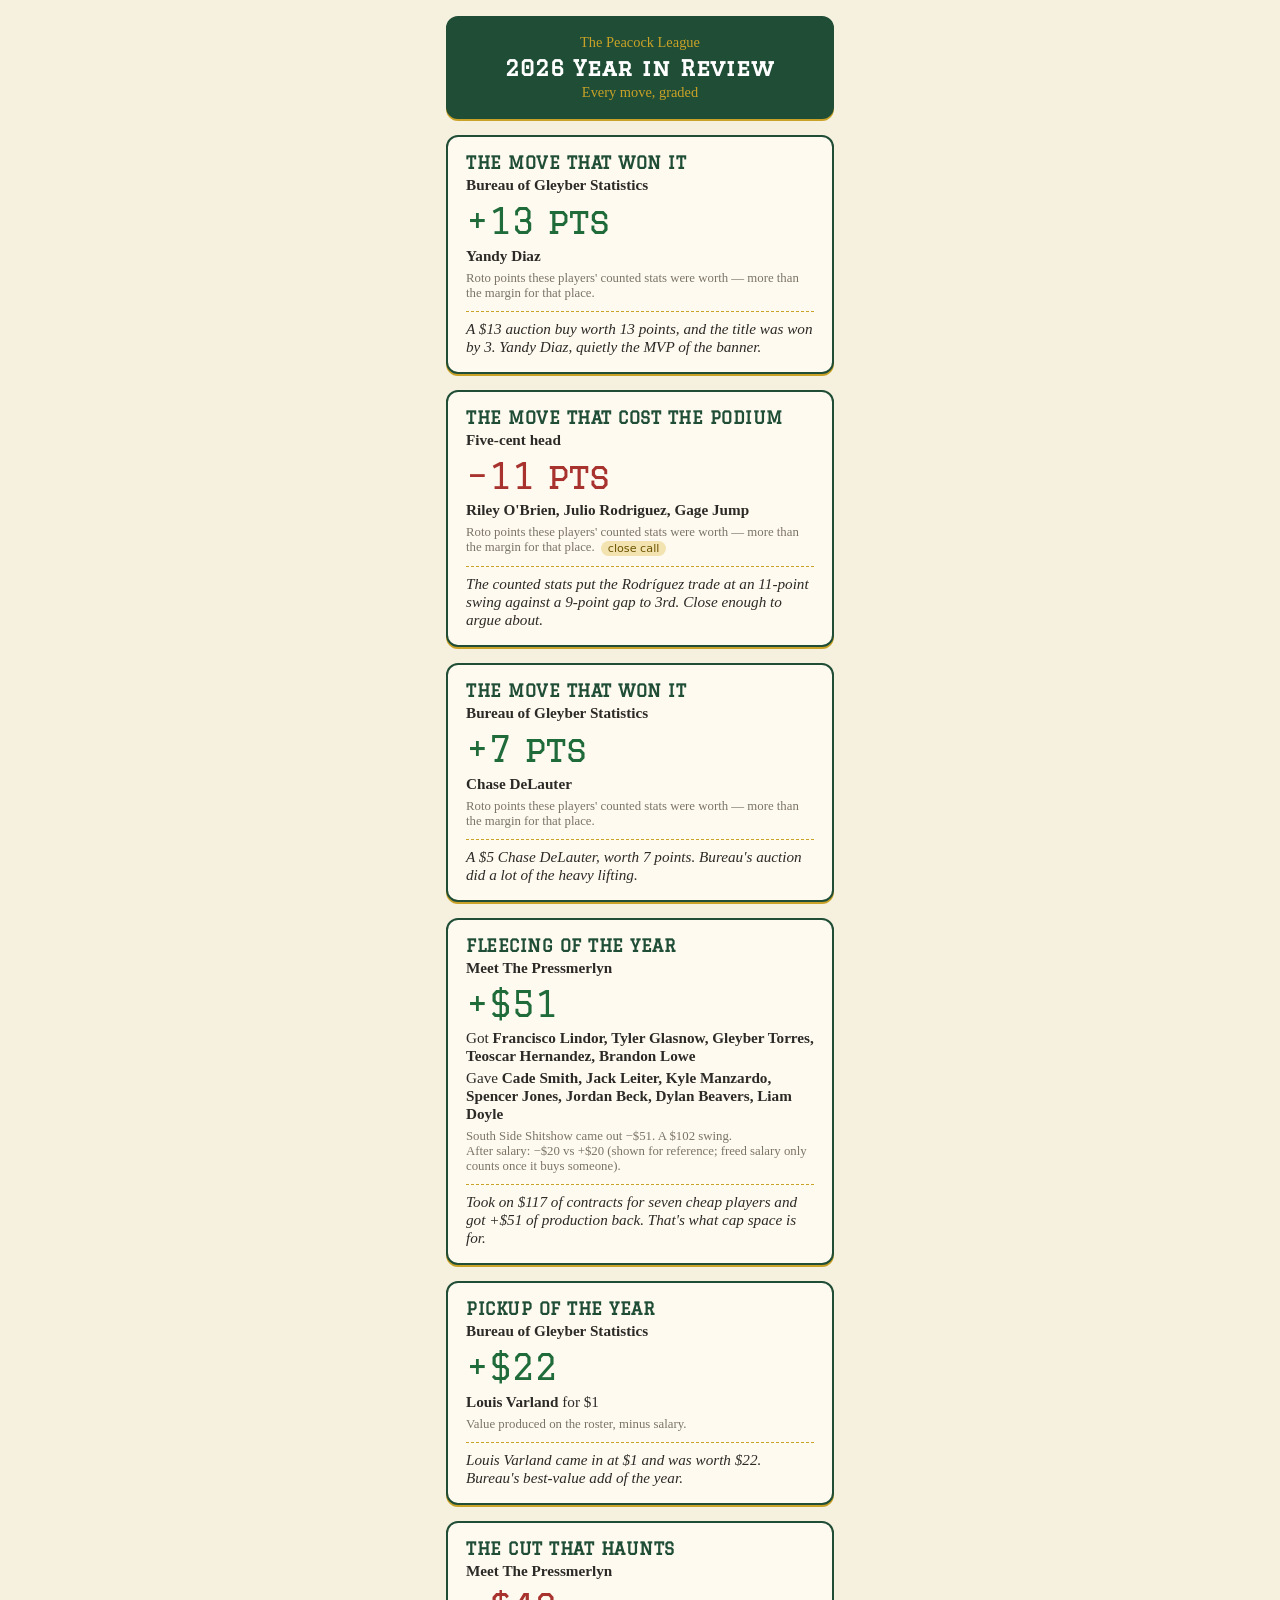
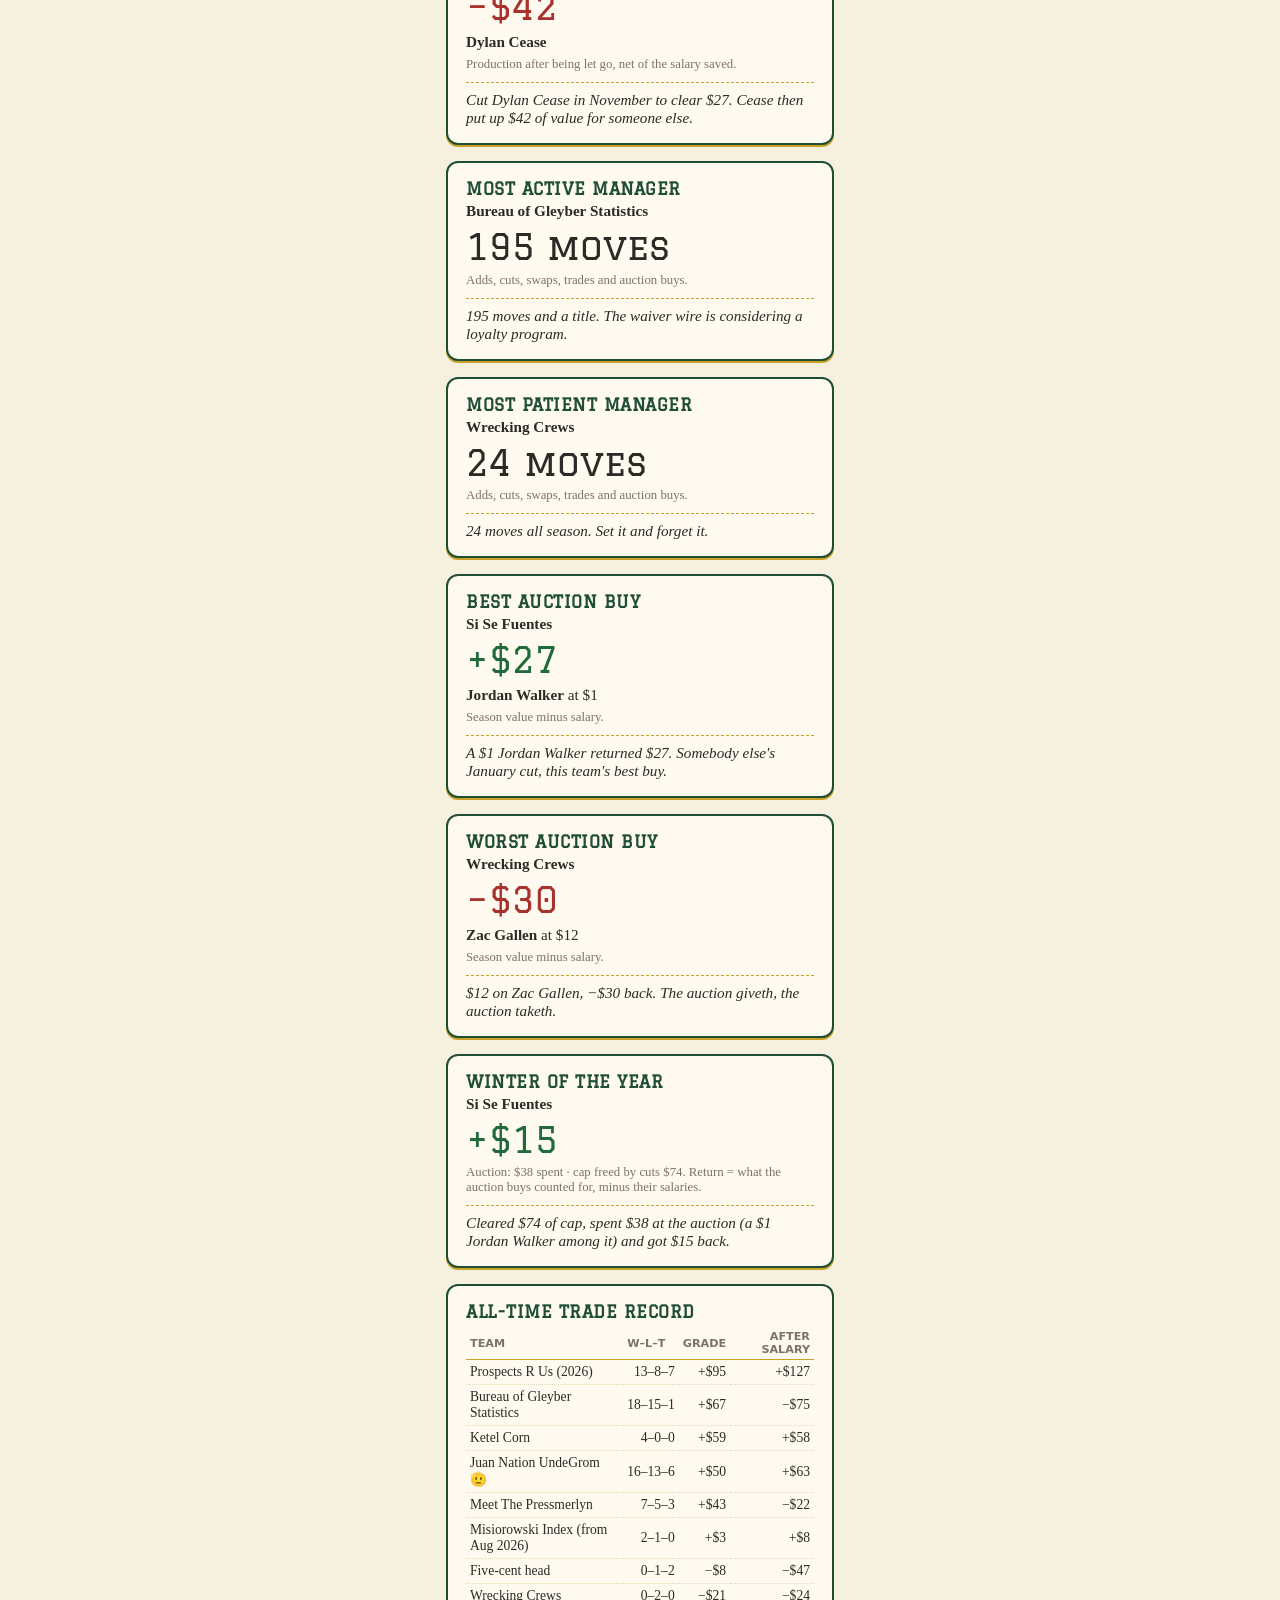
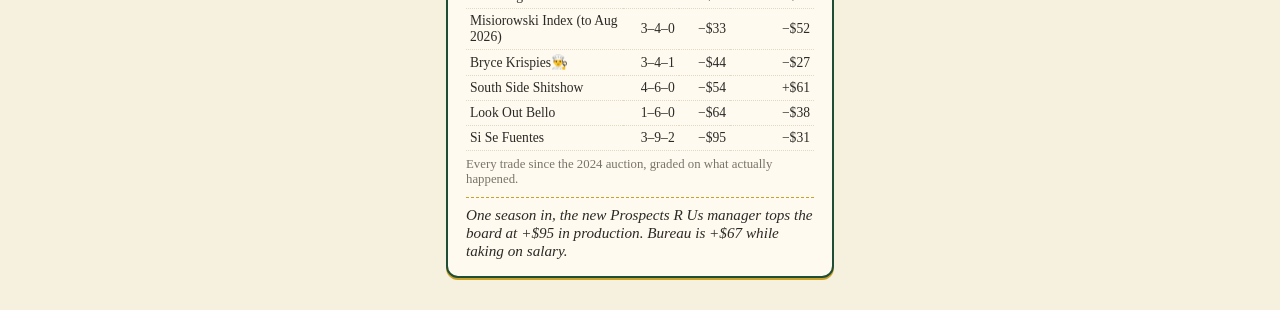
<file: review.html>
<!DOCTYPE html>
<html lang="en">
<head>
  <meta charset="UTF-8">
  <meta name="viewport" content="width=device-width, initial-scale=1">
  <title>Peacock League — Year in Review</title>
  <link rel="preconnect" href="https://fonts.googleapis.com">
  <link href="https://fonts.googleapis.com/css2?family=Graduate&display=swap" rel="stylesheet">
  <style>
    :root { --paper: #f6f0df; --card: #fffaf0; --ink: #2b2a26; --muted: #7a7466; --green: #1f4d36; --gold: #c9a227; --red: #a8322d; --pos: #1f6b3a; }
    * { box-sizing: border-box; }
    body { margin: 0; background: var(--paper); color: var(--ink); font-family: Georgia, 'Times New Roman', serif; }
    main { max-width: 420px; margin: 0 auto; padding: 16px; }
    .card { background: var(--card); border: 2px solid var(--green); border-radius: 12px; padding: 16px 18px; margin: 0 0 16px; box-shadow: 0 2px 0 var(--gold); }
    .card h2 { font-family: 'Graduate', Georgia, serif; font-size: 1.05rem; letter-spacing: .03em; color: var(--green); margin: 0 0 4px; text-transform: uppercase; }
    .team { font-size: .95rem; font-weight: 700; margin-bottom: 8px; }
    .big { font-family: 'Graduate', Georgia, serif; font-size: 2.2rem; line-height: 1.1; margin: 6px 0; }
    .big.pos { color: var(--pos); } .big.neg { color: var(--red); }
    .players { font-size: .95rem; margin: 4px 0; }
    .players b { font-weight: 700; }
    .stat { font-size: .8rem; color: var(--muted); margin-top: 6px; }
    .quip { font-style: italic; font-size: .95rem; margin-top: 10px; padding-top: 8px; border-top: 1px dashed var(--gold); }
    .chip { display: inline-block; font-size: .7rem; padding: 1px 7px; border-radius: 8px; background: #f3e3b0; color: #6b5300; margin-left: 6px; vertical-align: middle; font-family: system-ui, sans-serif; }
    .header { text-align: center; background: var(--green); color: #fff; border-color: var(--green); }
    .header h1 { font-family: 'Graduate', Georgia, serif; font-size: 1.4rem; margin: 4px 0; letter-spacing: .04em; }
    .header .sub { color: var(--gold); font-size: .9rem; }
    table { width: 100%; border-collapse: collapse; font-size: .85rem; margin-top: 6px; }
    th { text-align: left; font-family: system-ui, sans-serif; font-size: .7rem; text-transform: uppercase; color: var(--muted); border-bottom: 1px solid var(--gold); padding: 3px 4px; }
    td { padding: 4px; border-bottom: 1px dotted #e3d9bf; }
    td.n { text-align: right; white-space: nowrap; }
    .err { color: var(--red); font-family: system-ui, sans-serif; }
  </style>
</head>
<body>
  <main id="root"></main>
  <script>
  (function () {
    var root = document.getElementById('root');
    var ORDER = ['title-1', 'title-2', 'title-3', 'trade-of-year', 'win-win', 'pickup-of-year', 'cut-that-haunts',
      'luckiest', 'unluckiest', 'most-active', 'most-patient', 'auction-best', 'auction-worst', 'winter-of-year', 'all-time-trades'];

    function esc(s) { return String(s == null ? '' : s).replace(/[&<>"']/g, function (c) { return { '&': '&amp;', '<': '&lt;', '>': '&gt;', '"': '&quot;', "'": '&#39;' }[c]; }); }
    function money(x) { var r = Math.round(x); return (r > 0 ? '+$' : r < 0 ? '−$' : '$') + Math.abs(r); }
    function cls(x) { return x > 0 ? 'pos' : x < 0 ? 'neg' : ''; }
    function list(a) { return (a || []).map(esc).join(', '); }

    function body(c) {
      var n = c.numbers || {};
      switch (c.id.replace(/-\d+$/, '')) {
        case 'title':
          return '<div class="big ' + cls(n.pts) + '">' + (n.pts > 0 ? '+' : '−') + Math.abs(n.pts) + ' pts</div>' +
            '<div class="players"><b>' + list(c.players) + '</b></div>' +
            '<div class="stat">Roto points these players\' counted stats were worth — more than the margin for that place.' +
            (n.closeCall ? '<span class="chip">close call</span>' : '') + '</div>';
        case 'winter-of-year':
          return '<div class="big ' + cls(n.auctionReturn) + '">' + money(n.auctionReturn) + '</div>' +
            '<div class="stat">Auction: $' + n.auctionSpend + ' spent · cap freed by cuts $' + n.freed +
            (n.resetSavings ? ' · salary resets ' + money(n.resetSavings) : '') + '. Return = what the auction buys counted for, minus their salaries.</div>';
        case 'trade-of-year':
          return '<div class="big pos">' + money(n.winner) + '</div><div class="players">Got <b>' + list(c.players) + '</b></div>' +
            '<div class="players">Gave <b>' + list(c.sent) + '</b></div><div class="stat">' + esc(n.victim) + ' came out ' + money(n.loser) + '. A ' + money(n.margin).replace('+', '') + ' swing.' +
            '<br>After salary: ' + money(n.winnerAfterSalary) + ' vs ' + money(n.loserAfterSalary) + ' (shown for reference; freed salary only counts once it buys someone).' +
            (n.winnerFuture != null ? '<br>Future value (beyond this season): ' + money(n.winnerFuture) + ' vs ' + money(n.loserFuture) + '.' : '') + '</div>';
        case 'win-win':
          return '<div class="big pos">' + money(n.total) + '</div><div class="players">Got <b>' + list(c.players) + '</b></div>' +
            '<div class="players">Gave <b>' + list(c.sent) + '</b></div><div class="stat">Both sides finished in the black. Partner: ' + esc(n.partner) + '.</div>';
        case 'pickup-of-year':
          return '<div class="big pos">' + money(n.value) + '</div><div class="players"><b>' + list(c.players) + '</b> for $' + n.salary + '</div><div class="stat">Value produced on the roster, minus salary.</div>';
        case 'cut-that-haunts':
          return '<div class="big neg">−$' + n.lost + '</div><div class="players"><b>' + list(c.players) + '</b></div><div class="stat">Production after being let go, net of the salary saved.</div>';
        case 'luckiest': case 'unluckiest':
          return '<div class="big ' + cls(n.luck) + '">' + money(n.luck) + '</div><div class="stat">How far results beat (or trailed) what the projections said at the time, across the season\'s moves.</div>';
        case 'most-active': case 'most-patient':
          return '<div class="big">' + n.moves + ' moves</div><div class="stat">Adds, cuts, swaps, trades and auction buys.</div>';
        case 'auction-best': case 'auction-worst':
          return '<div class="big ' + cls(n.value) + '">' + money(n.value) + '</div><div class="players"><b>' + list(c.players) + '</b> at $' + n.salary + '</div><div class="stat">Season value minus salary.</div>';
        case 'all-time-trades':
          return '<table><tr><th>Team</th><th>W–L–T</th><th style="text-align:right">Grade</th><th style="text-align:right">After salary</th></tr>' + (n.rows || []).map(function (r) {
            return '<tr><td>' + esc(r.team) + '</td><td class="n">' + r.w + '–' + r.l + '–' + (r.t || 0) + '</td><td class="n">' + money(r.net) + '</td><td class="n">' + money(r.afterSalary) + '</td></tr>';
          }).join('') + '</table><div class="stat">Every trade since the 2024 auction, graded on what actually happened.</div>';
        default: return '';
      }
    }

    function render(review, quips) {
      var cards = review.cards.slice().sort(function (a, b) { return ORDER.indexOf(a.id) - ORDER.indexOf(b.id); });
      root.innerHTML = '<section class="card header"><div class="sub">The Peacock League</div><h1>' + review.season + ' Year in Review</h1><div class="sub">Every move, graded</div></section>' +
        cards.map(function (c) {
          return '<section class="card"><h2>' + esc(c.title) + '</h2>' + (c.team ? '<div class="team">' + esc(c.team) + '</div>' : '') + body(c) +
            (quips[c.id] ? '<div class="quip">' + esc(quips[c.id]) + '</div>' : '') + '</section>';
        }).join('');
    }

    var get = function (u) { return fetch(u).then(function (r) { if (!r.ok) throw new Error(u + ' HTTP ' + r.status); return r.json(); }); };
    Promise.all([get('data/review.json'), get('data/review-commentary.json').catch(function () { return {}; })])
      .then(function (res) { render(res[0], res[1]); })
      .catch(function (e) { root.innerHTML = '<p class="err">Could not load the review data (' + esc(e.message) + ').</p>'; });
  })();
  </script>
</body>
</html>
</file>
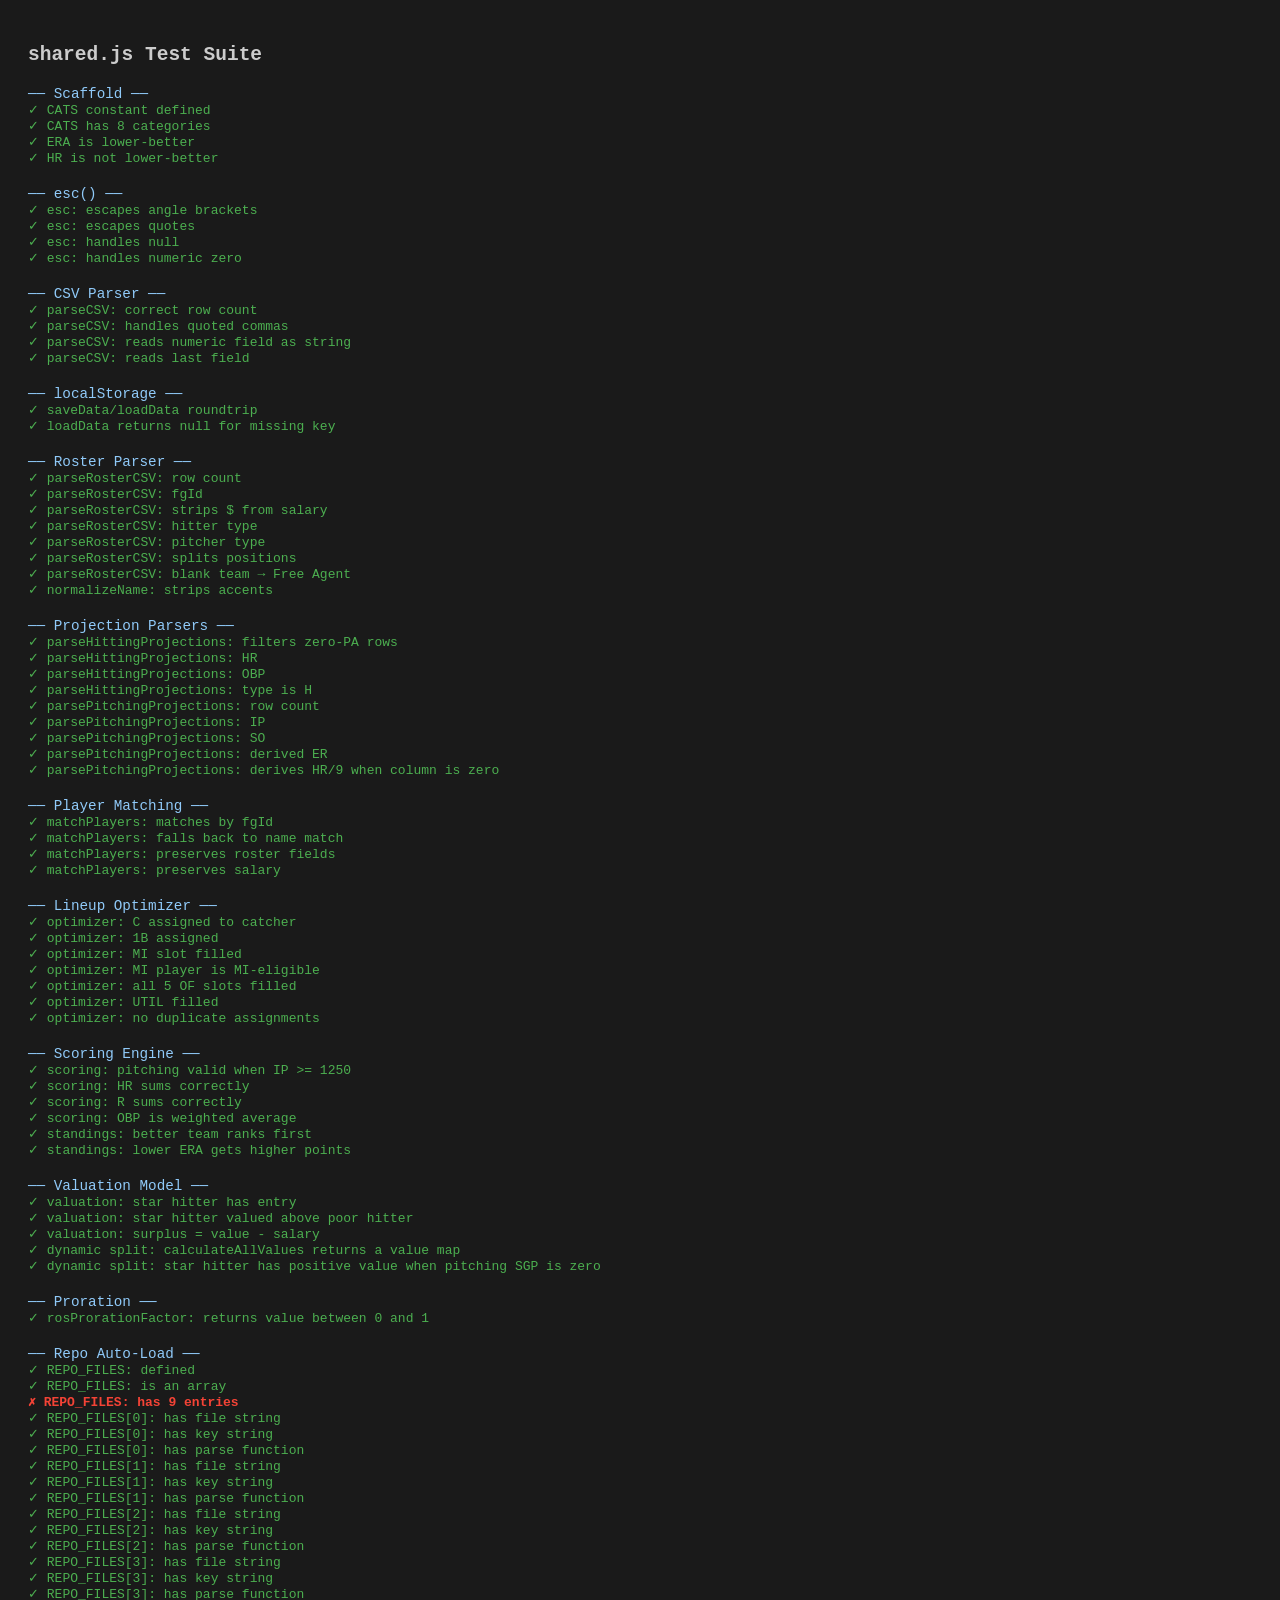
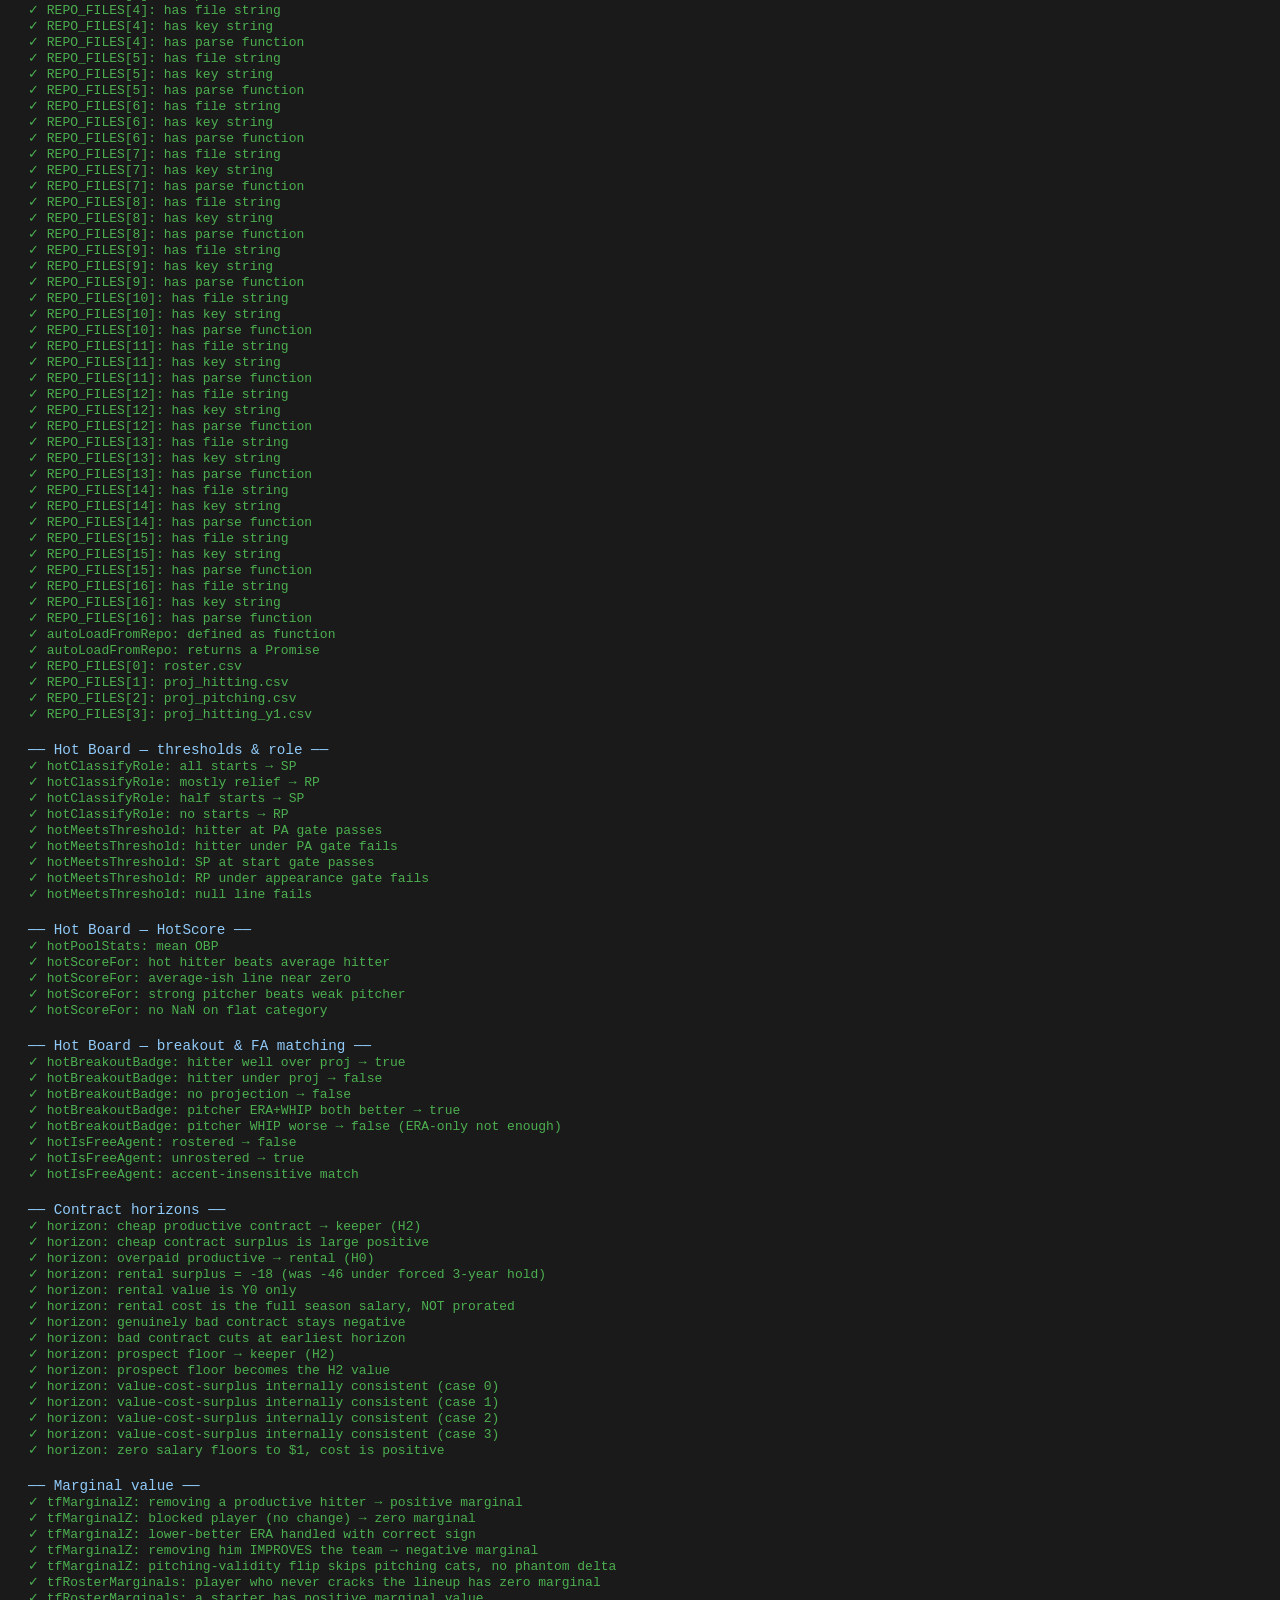
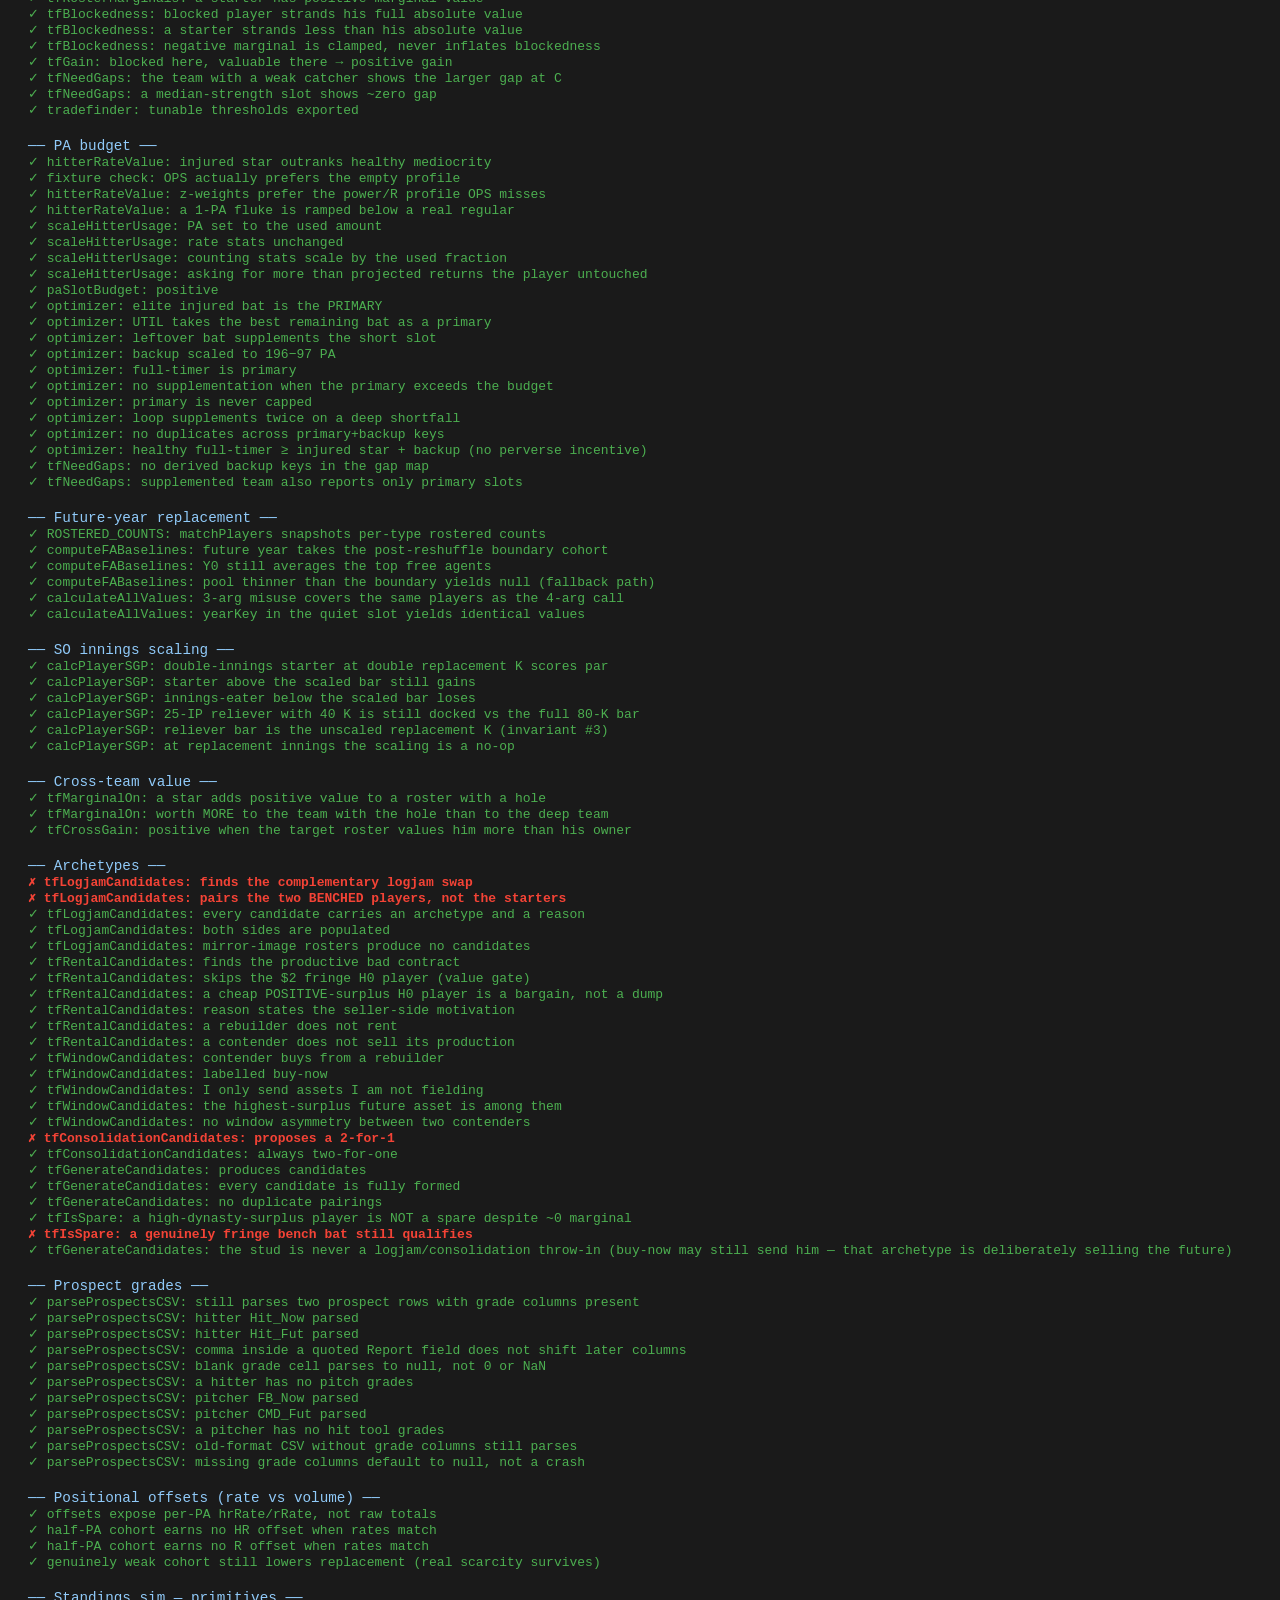
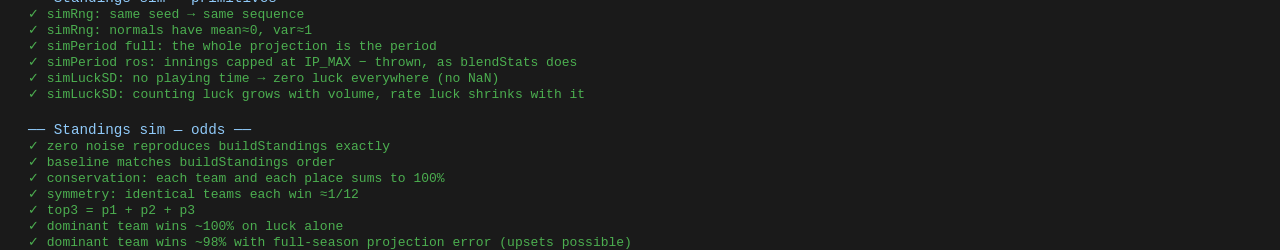
<file: test.html>
<!DOCTYPE html>
<html lang="en">
<head>
  <meta charset="UTF-8">
  <title>Ottoneu Shared.js Tests</title>
  <style>
    body { font-family: monospace; padding: 20px; background: #1a1a1a; color: #ccc; }
    .pass { color: #4caf50; }
    .fail { color: #f44336; font-weight: bold; }
    .section { margin-top: 20px; color: #90caf9; font-size: 1.1em; }
    #summary { margin-top: 20px; font-size: 1.2em; }
  </style>
</head>
<body>
  <h2>shared.js Test Suite</h2>
  <div id="output"></div>
  <div id="summary"></div>
  <script src="shared.js"></script>
  <script src="hotboard.js"></script>
  <script src="tradefinder.js"></script>
  <script src="standingsim.js"></script>
  <script>
    let passed = 0, failed = 0;
    const out = document.getElementById('output');

    function section(name) {
      const d = document.createElement('div');
      d.className = 'section';
      d.textContent = '── ' + name + ' ──';
      out.appendChild(d);
    }

    function assert(condition, name, detail) {
      const d = document.createElement('div');
      if (condition) {
        passed++;
        d.className = 'pass';
        d.textContent = '✓ ' + name;
      } else {
        failed++;
        d.className = 'fail';
        d.textContent = '✗ ' + name + (detail ? ': ' + detail : '');
      }
      out.appendChild(d);
    }

    function assertEqual(actual, expected, name) {
      const ok = JSON.stringify(actual) === JSON.stringify(expected);
      assert(ok, name, ok ? '' : 'got ' + JSON.stringify(actual) + ', want ' + JSON.stringify(expected));
    }

    // ── Tests ────────────────────────────────────────────────────────────────
    section('Scaffold');
    assert(typeof CATS !== 'undefined', 'CATS constant defined');
    assert(CATS.length === 8, 'CATS has 8 categories');
    assert(LOWER_BETTER.has('ERA'), 'ERA is lower-better');
    assert(!LOWER_BETTER.has('HR'), 'HR is not lower-better');

    section('esc()');
    assertEqual(esc('<script>'), '&lt;script&gt;', 'esc: escapes angle brackets');
    assertEqual(esc('"hello"'), '&quot;hello&quot;', 'esc: escapes quotes');
    assertEqual(esc(null), '', 'esc: handles null');
    assertEqual(esc(0), '0', 'esc: handles numeric zero');

    section('CSV Parser');
    const csvSample = 'Name,HR,OBP\n"Judge, Aaron",62,0.400\nTrout,40,0.390';
    const csvRows = parseCSV(csvSample);
    assertEqual(csvRows.length, 2, 'parseCSV: correct row count');
    assertEqual(csvRows[0]['Name'], 'Judge, Aaron', 'parseCSV: handles quoted commas');
    assertEqual(csvRows[0]['HR'], '62', 'parseCSV: reads numeric field as string');
    assertEqual(csvRows[1]['OBP'], '0.390', 'parseCSV: reads last field');

    section('localStorage');
    saveData('_test_key', { x: 42 });
    assertEqual(loadData('_test_key'), { x: 42 }, 'saveData/loadData roundtrip');
    localStorage.removeItem('_test_key');
    assertEqual(loadData('_test_key'), null, 'loadData returns null for missing key');

    section('Roster Parser');
    const rosterCSV =
      'FG MajorLeagueID,Name,Position(s),Salary,Team Name\n' +
      '12345,Aaron Judge,OF,$36,My Team\n' +
      '67890,Shohei Ohtani,DH/OF,$75,Other Team\n' +
      '11111,Gerrit Cole,SP,$40,My Team\n' +
      ',Unknown Player,1B,$1,';

    const roster = parseRosterCSV(rosterCSV);
    assertEqual(roster.length, 4, 'parseRosterCSV: row count');
    assertEqual(roster[0].fgId, '12345', 'parseRosterCSV: fgId');
    assertEqual(roster[0].salary, 36, 'parseRosterCSV: strips $ from salary');
    assertEqual(roster[0].type, 'H', 'parseRosterCSV: hitter type');
    assertEqual(roster[2].type, 'P', 'parseRosterCSV: pitcher type');
    assertEqual(roster[1].positions, ['dh','of'], 'parseRosterCSV: splits positions');
    assertEqual(roster[3].team, 'Free Agent', 'parseRosterCSV: blank team → Free Agent');
    assertEqual(normalizeName('José Ramírez'), 'jose ramirez', 'normalizeName: strips accents');

    section('Projection Parsers');
    const hitProjCSV =
      'playerid,Name,Team,PA,AB,H,BB,HBP,HR,R,OBP,SLG\n' +
      '12345,Aaron Judge,NYY,600,520,150,90,5,55,110,0.400,0.580\n' +
      '00000,Zero PA Guy,AAA,0,0,0,0,0,0,0,0,0';

    const hitProj = parseHittingProjections(hitProjCSV);
    assertEqual(hitProj.length, 1, 'parseHittingProjections: filters zero-PA rows');
    assertEqual(hitProj[0].proj.hr, 55, 'parseHittingProjections: HR');
    assertEqual(hitProj[0].proj.obp, 0.400, 'parseHittingProjections: OBP');
    assertEqual(hitProj[0].type, 'H', 'parseHittingProjections: type is H');

    const pitProjCSV =
      'playerid,Name,Team,IP,H,BB,HR,SO,ERA,WHIP,HR/9\n' +
      '99999,Gerrit Cole,NYY,200,160,40,20,240,3.00,1.00,0.90';

    const pitProj = parsePitchingProjections(pitProjCSV);
    assertEqual(pitProj.length, 1, 'parsePitchingProjections: row count');
    assertEqual(pitProj[0].proj.ip, 200, 'parsePitchingProjections: IP');
    assertEqual(pitProj[0].proj.so, 240, 'parsePitchingProjections: SO');
    assert(Math.abs(pitProj[0].proj.er - 200 * 3.00 / 9) < 0.01,
      'parsePitchingProjections: derived ER');

    const pitProjNoHR9CSV =
      'playerid,Name,Team,IP,H,BB,HR,SO,ERA,WHIP,HR/9\n' +
      '88888,No HR9 Pitcher,NYY,180,160,50,18,200,3.50,1.10,0';
    const pitProjNoHR9 = parsePitchingProjections(pitProjNoHR9CSV);
    assert(Math.abs(pitProjNoHR9[0].proj.hr9 - (18 * 9 / 180)) < 0.001,
      'parsePitchingProjections: derives HR/9 when column is zero');

    section('Player Matching');
    const rPlayers = [
      { fgId: '111', name: 'mike trout',    rawName: 'Mike Trout',    type: 'H', positions: ['of'], salary: 30, team: 'My Team' },
      { fgId: '',    name: 'nolan arenado', rawName: 'Nolan Arenado', type: 'H', positions: ['3b'], salary: 20, team: 'Other'   },
    ];
    const hProj = [
      { fgId: '111', name: 'mike trout',    type: 'H', proj: { pa:550, ab:490, h:140, bb:85, hbp:5, hr:35, r:100, obp:0.420, slg:0.580 } },
      { fgId: '222', name: 'nolan arenado', type: 'H', proj: { pa:580, ab:530, h:160, bb:45, hbp:3, hr:28, r:85,  obp:0.350, slg:0.510 } },
    ];
    const matched = matchPlayers(rPlayers, hProj, []);
    assertEqual(matched[0].proj.hr, 35, 'matchPlayers: matches by fgId');
    assertEqual(matched[1].proj.hr, 28, 'matchPlayers: falls back to name match');
    assertEqual(matched[0].team, 'My Team', 'matchPlayers: preserves roster fields');
    assertEqual(matched[0].salary, 30, 'matchPlayers: preserves salary');

    section('Lineup Optimizer');
    function mkH(name, positions, pa, obp, slg) {
      const proj = { pa, ab: pa*0.88, h: pa*0.25, bb: pa*0.10, hbp: pa*0.01, hr: pa*0.05, r: pa*0.14, obp, slg };
      return { fgId: name, name, rawName: name, type: 'H', positions, proj, stats: null, salary: 10, team: 'T' };
    }
    const testHitters = [
      mkH('catcher',   ['c'],       400, 0.330, 0.460),
      mkH('firstbase', ['1b'],      550, 0.360, 0.520),
      mkH('second',    ['2b'],      520, 0.340, 0.470),
      mkH('short',     ['ss'],      510, 0.345, 0.465),
      mkH('third',     ['3b'],      540, 0.350, 0.500),
      mkH('midual',    ['2b','ss'], 580, 0.370, 0.530),
      mkH('of1',       ['of'],      600, 0.400, 0.600),
      mkH('of2',       ['of'],      590, 0.390, 0.580),
      mkH('of3',       ['of'],      570, 0.380, 0.560),
      mkH('of4',       ['of'],      560, 0.375, 0.550),
      mkH('of5',       ['of'],      550, 0.365, 0.540),
      mkH('dh',        ['dh'],      530, 0.355, 0.495),
    ];
    const lu = optimizeHitterLineup(testHitters);
    assert(lu['C']  && lu['C'].name  === 'catcher',  'optimizer: C assigned to catcher');
    assert(lu['1B'] && lu['1B'].name === 'firstbase', 'optimizer: 1B assigned');
    assert(lu['MI'] !== undefined,                    'optimizer: MI slot filled');
    assert(lu['MI'].positions.includes('2b') || lu['MI'].positions.includes('ss'),
      'optimizer: MI player is MI-eligible');
    assert(['OF1','OF2','OF3','OF4','OF5'].every(s => lu[s]), 'optimizer: all 5 OF slots filled');
    assert(lu['UTIL'] !== undefined, 'optimizer: UTIL filled');
    const names = Object.values(lu).map(p => p.name);
    assertEqual(names.length, new Set(names).size, 'optimizer: no duplicate assignments');

    section('Scoring Engine');
    function mkSH(name, pa, obp, slg, hr, r) {
      const proj = { pa, ab: pa*0.88, obp, slg, hr, r };
      return { fgId: name, name, type: 'H', positions: ['of'], proj, salary: 0, team: 'T' };
    }
    function mkSP(name, ip, era, whip, hr9, so) {
      const proj = { ip, era, whip, hr9, so };
      return { fgId: name, name, type: 'P', positions: ['sp'], proj, salary: 0, team: 'T' };
    }
    const testLineup   = { OF1: mkSH('h1',600,0.380,0.540,35,95), OF2: mkSH('h2',550,0.360,0.500,25,80) };
    const testPitchers = [ mkSP('p1',800,3.20,1.10,1.00,220), mkSP('p2',700,3.80,1.20,1.20,180) ];
    const ts = computeTeamStats(testLineup, testPitchers);
    assert(ts._pitchingValid, 'scoring: pitching valid when IP >= 1250');
    assertEqual(ts.HR, 60, 'scoring: HR sums correctly');
    assertEqual(ts.R,  175, 'scoring: R sums correctly');
    assert(ts.OBP > 0.36 && ts.OBP < 0.38, 'scoring: OBP is weighted average');

    const teams2 = [
      { name: 'A', stats: { OBP:0.380, SLG:0.540, HR:200, R:900, ERA:3.50, WHIP:1.20, HR9:1.10, SO:1400 } },
      { name: 'B', stats: { OBP:0.360, SLG:0.510, HR:180, R:850, ERA:4.00, WHIP:1.30, HR9:1.30, SO:1300 } },
    ];
    const standings = buildStandings(teams2);
    assertEqual(standings[0].name, 'A', 'standings: better team ranks first');
    assert(standings[0].ranks['ERA'] > standings[1].ranks['ERA'],
      'standings: lower ERA gets higher points');

    section('Valuation Model');
    function mkFull(id, name, type, pos, proj, salary, team) {
      return { fgId: id, name, rawName: name, type, positions: pos, salary, team, proj, stats: null };
    }
    function padPitchers(arr, teamName) {
      for (let i = arr.length; i < 10; i++)
        arr.push(mkFull(teamName+'p'+i, teamName+'p'+i, 'P', ['sp'],
          { ip:100, h:95, bb:35, hr:10, so:110, era:3.60, whip:1.30, hr9:0.90, er:40 }, 4, teamName));
    }
    const t1 = [
      mkFull('s1','star','H',['of'],{ pa:600,ab:540,h:162,bb:70,hbp:5,hr:45,r:110,obp:0.420,slg:0.600 },30,'T1'),
      mkFull('w1','weak','H',['ss'],{ pa:460,ab:415,h:110,bb:35,hbp:2,hr:10,r:55, obp:0.310,slg:0.400 },5, 'T1'),
      mkFull('p1','ace', 'P',['sp'],{ ip:220,h:170,bb:45,hr:18,so:260,era:2.90,whip:0.98,hr9:0.74,er:71 },30,'T1'),
    ];
    const t2 = [
      mkFull('s2','avg', 'H',['of'],{ pa:500,ab:450,h:125,bb:45,hbp:4,hr:18,r:65, obp:0.340,slg:0.450 },8, 'T2'),
      mkFull('w2','poor','H',['c'], { pa:350,ab:315,h:80, bb:25,hbp:2,hr:8, r:35, obp:0.290,slg:0.370 },4, 'T2'),
      mkFull('p2','mid', 'P',['sp'],{ ip:160,h:170,bb:60,hr:25,so:155,era:4.20,whip:1.44,hr9:1.41,er:75 },10,'T2'),
    ];
    padPitchers(t1, 'T1');
    padPitchers(t2, 'T2');

    const vm = calculateAllValues([t1, t2]);
    assert(vm['s1'] !== undefined, 'valuation: star hitter has entry');
    assert((vm['s1'].projectedValue || 0) > (vm['w2'].projectedValue || 0),
      'valuation: star hitter valued above poor hitter');
    assert(vm['s1'].surplus < vm['s1'].projectedValue, 'valuation: surplus = value - salary');

    // Dynamic H/P split: when pitching is invalid (low IP), all dollars go to hitters.
    // Use distinct player keys per team so replacement level is set by the weaker team.
    const dStar = mkFull('dStar','dstar','H',['of'],{ pa:600,ab:540,h:162,bb:70,hbp:5,hr:45,r:110,obp:0.420,slg:0.600 },0,'D1');
    const dRepl = mkFull('dRepl','drepl','H',['of'],{ pa:300,ab:270,h:67, bb:25,hbp:2,hr:8, r:35, obp:0.310,slg:0.380 },0,'D2');
    const dPit1 = mkFull('dPit1','dpit1','P',['sp'],{ ip:1000,h:800,bb:250,hr:80,so:600,era:4.24,whip:1.28,hr9:1.15,er:471 },0,'D1');
    const dPit2 = mkFull('dPit2','dpit2','P',['sp'],{ ip:1000,h:800,bb:250,hr:80,so:600,era:4.24,whip:1.28,hr9:1.15,er:471 },0,'D2');
    const vmDynamic = calculateAllValues([[dStar, dPit1], [dRepl, dPit2]]);
    assert(typeof vmDynamic !== 'undefined', 'dynamic split: calculateAllValues returns a value map');
    // Pitching is invalid (1000 IP < IP_MIN 1250) so all dollars go to hitters.
    // Star should have positive value above the weaker replacement-level OF.
    assert((vmDynamic['dStar'] || {}).projectedValue > 0, 'dynamic split: star hitter has positive value when pitching SGP is zero');

    section('Proration');
    const factor = rosProrationFactor();
    assert(factor >= 0 && factor <= 1, 'rosProrationFactor: returns value between 0 and 1');
    const today2 = new Date();
    const mayStart = new Date(today2.getFullYear(), 4, 1);
    const mayEnd   = new Date(today2.getFullYear(), 4, 31);
    if (today2 >= mayStart && today2 <= mayEnd) {
      assert(factor > 0.45 && factor < 0.75, 'rosProrationFactor: mid-May factor is reasonable (~0.55)');
    }

    section('Repo Auto-Load');
    assert(typeof REPO_FILES !== 'undefined', 'REPO_FILES: defined');
    assert(Array.isArray(REPO_FILES), 'REPO_FILES: is an array');
    assert(REPO_FILES.length === 9, 'REPO_FILES: has 9 entries');
    REPO_FILES.forEach(function(entry, i) {
      assert(typeof entry.file  === 'string',   'REPO_FILES[' + i + ']: has file string');
      assert(typeof entry.key   === 'string',   'REPO_FILES[' + i + ']: has key string');
      assert(typeof entry.parse === 'function', 'REPO_FILES[' + i + ']: has parse function');
    });
    assert(typeof autoLoadFromRepo === 'function', 'autoLoadFromRepo: defined as function');
    var p = autoLoadFromRepo();
    assert(p instanceof Promise, 'autoLoadFromRepo: returns a Promise');
    assert(REPO_FILES[0].file === 'roster.csv',           'REPO_FILES[0]: roster.csv');
    assert(REPO_FILES[1].file === 'proj_hitting.csv',     'REPO_FILES[1]: proj_hitting.csv');
    assert(REPO_FILES[2].file === 'proj_pitching.csv',    'REPO_FILES[2]: proj_pitching.csv');
    assert(REPO_FILES[3].file === 'proj_hitting_y1.csv',  'REPO_FILES[3]: proj_hitting_y1.csv');

    // ── hotboard: role + thresholds ──────────────────────────────────────────
    section('Hot Board — thresholds & role');
    assertEqual(hotClassifyRole(4, 4), 'SP', 'hotClassifyRole: all starts → SP');
    assertEqual(hotClassifyRole(5, 2), 'RP', 'hotClassifyRole: mostly relief → RP');
    assertEqual(hotClassifyRole(4, 2), 'SP', 'hotClassifyRole: half starts → SP');
    assertEqual(hotClassifyRole(6, 0), 'RP', 'hotClassifyRole: no starts → RP');
    assert(hotMeetsThreshold('H', 15, { pa: 25 }), 'hotMeetsThreshold: hitter at PA gate passes');
    assert(!hotMeetsThreshold('H', 15, { pa: 24 }), 'hotMeetsThreshold: hitter under PA gate fails');
    assert(hotMeetsThreshold('SP', 7, { gs: 1 }), 'hotMeetsThreshold: SP at start gate passes');
    assert(!hotMeetsThreshold('RP', 30, { g: 7 }), 'hotMeetsThreshold: RP under appearance gate fails');
    assert(!hotMeetsThreshold('H', 15, null), 'hotMeetsThreshold: null line fails');

    // ── hotboard: HotScore ───────────────────────────────────────────────────
    section('Hot Board — HotScore');
    var hpool = [
      { obp: 0.330, slg: 0.430, hr: 4, r: 11 },
      { obp: 0.290, slg: 0.370, hr: 2, r: 7 },
      { obp: 0.370, slg: 0.490, hr: 6, r: 15 }
    ];
    var hstats = hotPoolStats(hpool, ['obp', 'slg', 'hr', 'r']);
    assert(Math.abs(hstats.obp.mean - 0.330) < 1e-9, 'hotPoolStats: mean OBP');
    var hot = hotScoreFor({ obp: 0.400, slg: 0.620, hr: 7, r: 15 }, hstats, 'H');
    var avg = hotScoreFor({ obp: 0.330, slg: 0.430, hr: 4, r: 11 }, hstats, 'H');
    assert(hot > avg, 'hotScoreFor: hot hitter beats average hitter');
    assert(Math.abs(avg) < 0.5, 'hotScoreFor: average-ish line near zero');
    var ppool = [
      { so: 20, hr9: 1.0, era: 3.50, whip: 1.10 },
      { so: 10, hr9: 1.5, era: 5.00, whip: 1.40 }
    ];
    var pstats = hotPoolStats(ppool, ['so', 'hr9', 'era', 'whip']);
    var goodP = hotScoreFor({ so: 20, hr9: 1.0, era: 3.50, whip: 1.10 }, pstats, 'P');
    var badP  = hotScoreFor({ so: 10, hr9: 1.5, era: 5.00, whip: 1.40 }, pstats, 'P');
    assert(goodP > badP, 'hotScoreFor: strong pitcher beats weak pitcher');
    var flat = hotPoolStats([{ hr: 3 }, { hr: 3 }], ['hr']);
    assert(isFinite(hotScoreFor({ hr: 3 }, flat, 'H')), 'hotScoreFor: no NaN on flat category');

    // ── hotboard: breakout + FA matching ─────────────────────────────────────
    section('Hot Board — breakout & FA matching');
    assert(hotBreakoutBadge('H', { obp: 0.400, slg: 0.560 }, { obp: 0.340, slg: 0.470 }),
      'hotBreakoutBadge: hitter well over proj → true');
    assert(!hotBreakoutBadge('H', { obp: 0.330, slg: 0.440 }, { obp: 0.340, slg: 0.470 }),
      'hotBreakoutBadge: hitter under proj → false');
    assert(!hotBreakoutBadge('H', { obp: 0.400, slg: 0.560 }, null),
      'hotBreakoutBadge: no projection → false');
    assert(hotBreakoutBadge('P', { era: 2.10, whip: 0.90 }, { era: 3.80, whip: 1.25 }),
      'hotBreakoutBadge: pitcher ERA+WHIP both better → true');
    assert(!hotBreakoutBadge('P', { era: 2.10, whip: 1.40 }, { era: 3.80, whip: 1.25 }),
      'hotBreakoutBadge: pitcher WHIP worse → false (ERA-only not enough)');
    var rset = hotRosteredSet([{ name: 'Aaron Judge' }, { name: 'José Ramírez' }]);
    assert(!hotIsFreeAgent('Aaron Judge', rset), 'hotIsFreeAgent: rostered → false');
    assert(hotIsFreeAgent('Some Prospect', rset), 'hotIsFreeAgent: unrostered → true');
    assert(!hotIsFreeAgent('Jose Ramirez', rset), 'hotIsFreeAgent: accent-insensitive match');

    // ── Option-valued contracts ──────────────────────────────────────────────
    section('Contract horizons');
    // Cheap productive player: keeping all three years is clearly best.
    var cheap = computeContractHorizon(20, 22, 21, 5, 0.90, 0.81, 0);
    assertEqual(cheap.holdHorizon, 2, 'horizon: cheap productive contract → keeper (H2)');
    assert(cheap.dynastySurplus > 35, 'horizon: cheap contract surplus is large positive');

    // Productive but overpaid: renting beats holding. The spec's worked example.
    var rental = computeContractHorizon(12, 18, 15, 30, 0.90, 0.81, 0);
    assertEqual(rental.holdHorizon, 0, 'horizon: overpaid productive → rental (H0)');
    assert(Math.abs(rental.dynastySurplus - (-18)) < 0.01,
      'horizon: rental surplus = -18 (was -46 under forced 3-year hold)');
    assertEqual(rental.dynastyValue, 12, 'horizon: rental value is Y0 only');
    assert(Math.abs(rental.dynastyCost - 30) < 0.01,
      'horizon: rental cost is the full season salary, NOT prorated');

    // Overpaid AND unproductive: negative at every horizon; max is still negative.
    var bad = computeContractHorizon(2, 3, 2, 25, 0.90, 0.81, 0);
    assert(bad.dynastySurplus < 0, 'horizon: genuinely bad contract stays negative');
    assertEqual(bad.holdHorizon, 0, 'horizon: bad contract cuts at earliest horizon');

    // Prospect floor applies to the long horizon and wins there (invariant #6).
    var prospect = computeContractHorizon(0, 2, 3, 1, 0.90, 0.81, 45);
    assertEqual(prospect.holdHorizon, 2, 'horizon: prospect floor → keeper (H2)');
    assertEqual(prospect.dynastyValue, 45, 'horizon: prospect floor becomes the H2 value');

    // Value and cost must always describe the SAME horizon.
    [cheap, rental, bad, prospect].forEach(function (h, i) {
      assert(Math.abs((h.dynastyValue - h.dynastyCost) - h.dynastySurplus) < 1e-9,
        'horizon: value-cost-surplus internally consistent (case ' + i + ')');
    });

    // Salary floor: a $0 salary is treated as $1, never free.
    var freebie = computeContractHorizon(10, 10, 10, 0, 0.90, 0.81, 0);
    assert(freebie.dynastyCost > 0, 'horizon: zero salary floors to $1, cost is positive');

    // ── tradefinder: marginal delta ──────────────────────────────────────────
    section('Marginal value');
    var tfDen = { OBP: 0.010, SLG: 0.020, HR: 10, R: 40, ERA: 0.20, WHIP: 0.040, HR9: 0.10, SO: 80 };
    var tfBase = { OBP: 0.330, SLG: 0.430, HR: 200, R: 700, ERA: 3.80, WHIP: 1.200, HR9: 1.10, SO: 1300,
                   _pitchingValid: true };

    // Removing a hitter lowers HR/R → the player's marginal contribution is positive.
    var tfCutHitter = { OBP: 0.330, SLG: 0.430, HR: 180, R: 660, ERA: 3.80, WHIP: 1.200, HR9: 1.10, SO: 1300,
                        _pitchingValid: true };
    assert(tfMarginalZ(tfBase, tfCutHitter, tfDen) > 0, 'tfMarginalZ: removing a productive hitter → positive marginal');

    // A player whose removal changes nothing is worth nothing to that roster.
    assertEqual(tfMarginalZ(tfBase, tfBase, tfDen), 0, 'tfMarginalZ: blocked player (no change) → zero marginal');

    // ERA is lower-better: base 3.80 vs cut 4.00 means the player IMPROVED the
    // team ERA, so his marginal must be positive.
    var tfCutPitcher = { OBP: 0.330, SLG: 0.430, HR: 200, R: 700, ERA: 4.00, WHIP: 1.200, HR9: 1.10, SO: 1300,
                         _pitchingValid: true };
    assert(tfMarginalZ(tfBase, tfCutPitcher, tfDen) > 0, 'tfMarginalZ: lower-better ERA handled with correct sign');

    // A player who actively hurts the team scores negative.
    var tfCutBad = { OBP: 0.330, SLG: 0.430, HR: 210, R: 720, ERA: 3.80, WHIP: 1.200, HR9: 1.10, SO: 1300,
                     _pitchingValid: true };
    assert(tfMarginalZ(tfBase, tfCutBad, tfDen) < 0, 'tfMarginalZ: removing him IMPROVES the team → negative marginal');

    // Pitching-validity flip must not emit a phantom gain.
    var tfCutInvalid = { OBP: 0.330, SLG: 0.430, HR: 180, R: 660, ERA: 0, WHIP: 0, HR9: 0, SO: 0,
                         _pitchingValid: false };
    var tfZFlip = tfMarginalZ(tfBase, tfCutInvalid, tfDen);
    var tfZHitOnly = tfMarginalZ(
      { OBP: 0.330, SLG: 0.430, HR: 200, R: 700, _pitchingValid: true },
      { OBP: 0.330, SLG: 0.430, HR: 180, R: 660, _pitchingValid: true },
      tfDen);
    assert(Math.abs(tfZFlip - tfZHitOnly) < 1e-9,
      'tfMarginalZ: pitching-validity flip skips pitching cats, no phantom delta');

    // Fixture roster: 3 clearly-better outfielders plus a blocked 4th.
    function tfHit(name, obp, slg, hr, r) {
      return { name: name, fgId: name, type: 'H', positions: ['of'],
               proj: { pa: 600, ab: 540, obp: obp, slg: slg, hr: hr, r: r } };
    }
    var tfStar1 = tfHit('Star One',   0.400, 0.560, 40, 100);
    var tfStar2 = tfHit('Star Two',   0.390, 0.550, 38, 98);
    var tfStar3 = tfHit('Star Three', 0.385, 0.545, 36, 96);
    var tfScrub = tfHit('Blocked Guy', 0.300, 0.350, 5, 30);
    // These players are OF-only, so they can fill just OF1-5 + UTIL = 6 slots
    // (C/1B/2B/SS/3B/MI require other eligibility and stay empty). 15 players
    // rank ahead of the scrub, so he is guaranteed not to start.
    var tfFill = [];
    for (var tfi = 0; tfi < 12; tfi++) tfFill.push(tfHit('Filler ' + tfi, 0.360, 0.480, 25, 80));
    var tfRoster = [tfStar1, tfStar2, tfStar3].concat(tfFill).concat([tfScrub]);
    var tfMarg = tfRosterMarginals(tfRoster, tfDen, 400);

    assert(tfMarg['Blocked Guy'] === 0,
      'tfRosterMarginals: player who never cracks the lineup has zero marginal');
    assert(tfMarg['Star One'] > 0,
      'tfRosterMarginals: a starter has positive marginal value');

    // Blockedness: the scrub strands whatever absolute value he carries.
    var tfVals = { 'Blocked Guy': { projectedValue: 12 }, 'Star One': { projectedValue: 40 } };
    assertEqual(tfBlockedness(tfScrub, tfMarg, tfVals), 12,
      'tfBlockedness: blocked player strands his full absolute value');
    assert(tfBlockedness(tfStar1, tfMarg, tfVals) < 40,
      'tfBlockedness: a starter strands less than his absolute value');
    // A harmful player (negative marginal) must not read as MORE blocked than his
    // own value — `abs − negative` would inflate him into a phantom trade asset.
    assertEqual(tfBlockedness({ name: 'Harmful', fgId: 'Harmful' },
      { 'Harmful': -68 }, { 'Harmful': { projectedValue: 25 } }), 25,
      'tfBlockedness: negative marginal is clamped, never inflates blockedness');

    // Gain: worth more to a team that would actually start him.
    var tfThin = { 'Blocked Guy': 9 };
    assertEqual(tfGain(tfScrub, tfMarg, tfThin), 9,
      'tfGain: blocked here, valuable there → positive gain');

    // Two identical teams plus one with a hole at catcher.
    function tfC(name, obp, slg, hr, r) {
      var p = tfHit(name, obp, slg, hr, r); p.positions = ['c']; return p;
    }
    function tfTeam(prefix, catcher) {
      var arr = [catcher];
      for (var i = 0; i < 12; i++) arr.push(tfHit(prefix + ' OF' + i, 0.360, 0.480, 25, 80));
      return arr;
    }
    var tfRostersByTeam = {
      Alpha: tfTeam('A', tfC('A C', 0.370, 0.500, 28, 85)),
      Bravo: tfTeam('B', tfC('B C', 0.370, 0.500, 28, 85)),
      Delta: tfTeam('D', tfC('D C', 0.270, 0.300, 2, 20)),   // the hole
    };
    var tfAll = tfAllMarginals(tfRostersByTeam, tfDen, 400);
    var tfGaps = tfNeedGaps(tfRostersByTeam, tfAll);

    assert(tfGaps.Delta.C > tfGaps.Alpha.C,
      'tfNeedGaps: the team with a weak catcher shows the larger gap at C');
    assert(Math.abs(tfGaps.Alpha.C) < 0.01,
      'tfNeedGaps: a median-strength slot shows ~zero gap');
    assert(typeof TF_BLOCK_MIN === 'number' && typeof TF_NEED_MIN === 'number' &&
           typeof TF_GAIN_MIN === 'number', 'tradefinder: tunable thresholds exported');

    // ── PA-budget lineup: rate key + scaling ─────────────────────────────────
    section('PA budget');
    var paJudge = { name: 'judge', type: 'H', positions: ['of'], proj: { pa: 97,  ab: 85,  obp: 0.420, slg: 0.551, hr: 8, r: 15 } };
    var paRaf   = { name: 'raf',   type: 'H', positions: ['of'], proj: { pa: 213, ab: 195, obp: 0.300, slg: 0.411, hr: 6, r: 22 } };
    assert(hitterRateValue(paJudge, 45) > hitterRateValue(paRaf, 45),
      'hitterRateValue: injured star outranks healthy mediocrity');

    // The league scores HR and R: a power/R profile must beat an empty-OPS profile
    // that raw OPS would prefer. (Perez-vs-Arraez shape.)
    var paPower = { name: 'power', type: 'H', positions: ['c'], proj: { pa: 400, ab: 370, obp: 0.310, slg: 0.470, hr: 20, r: 44 } };
    var paEmpty = { name: 'empty', type: 'H', positions: ['c'], proj: { pa: 400, ab: 360, obp: 0.350, slg: 0.450, hr: 4,  r: 40 } };
    assert(((paEmpty.proj.obp + paEmpty.proj.slg) > (paPower.proj.obp + paPower.proj.slg)),
      'fixture check: OPS actually prefers the empty profile');
    assert(hitterRateValue(paPower, 45) > hitterRateValue(paEmpty, 45),
      'hitterRateValue: z-weights prefer the power/R profile OPS misses');

    var paFluke = { name: 'fluke', type: 'H', positions: ['of'], proj: { pa: 1, ab: 1, obp: 0.500, slg: 0.900, hr: 1, r: 1 } };
    assert(hitterRateValue(paFluke, 45) < hitterRateValue(paRaf, 45),
      'hitterRateValue: a 1-PA fluke is ramped below a real regular');

    var paScaled = scaleHitterUsage(paRaf, 100);
    assertEqual(paScaled._proj.pa, 100, 'scaleHitterUsage: PA set to the used amount');
    assertEqual(paScaled._proj.obp, 0.300, 'scaleHitterUsage: rate stats unchanged');
    assert(Math.abs(paScaled._proj.r - 22 * (100 / 213)) < 1e-9,
      'scaleHitterUsage: counting stats scale by the used fraction');
    assert(scaleHitterUsage(paRaf, 500) === paRaf,
      'scaleHitterUsage: asking for more than projected returns the player untouched');
    assert(paSlotBudget() > 0, 'paSlotBudget: positive');

    // ── PA-budget lineup: supplementation ────────────────────────────────────
    function paC(name, pa, obp, slg, hr, r) {
      return { name: name, fgId: name, type: 'H', positions: ['c'],
               proj: { pa: pa, ab: pa * 0.9, obp: obp, slg: slg, hr: hr, r: r } };
    }
    // NOTE on fixtures: UTIL is eligible to ANY hitter, so with only two
    // catchers the second becomes UTIL's primary in phase 1 and never reaches
    // supplementation. Supplementation fires only for players left over after
    // all 12 primary slots are filled — hence three catchers below.
    // Injured elite + two bench catchers, budget 196.
    var paLu = optimizeHitterLineup([paC('eliteC', 97,  0.420, 0.551, 8,  15),
                                     paC('midC',  213, 0.340, 0.460, 10, 25),
                                     paC('lowC',  213, 0.300, 0.411, 6,  22)], 196);
    assertEqual(paLu['C'].name, 'eliteC', 'optimizer: elite injured bat is the PRIMARY');
    assertEqual(paLu['UTIL'].name, 'midC', 'optimizer: UTIL takes the best remaining bat as a primary');
    assert(paLu['C_2'] && paLu['C_2'].name === 'lowC', 'optimizer: leftover bat supplements the short slot');
    assert(Math.abs(paLu['C_2']._proj.pa - 99) < 1e-9, 'optimizer: backup scaled to 196−97 PA');

    // Full-timer overflows the budget: NO backup, full projection kept.
    var paLu2 = optimizeHitterLineup([paC('fullC', 250, 0.340, 0.450, 10, 30),
                                      paC('benchC', 200, 0.300, 0.400, 5, 20)], 196);
    assertEqual(paLu2['C'].name, 'fullC', 'optimizer: full-timer is primary');
    assert(!paLu2['C_2'], 'optimizer: no supplementation when the primary exceeds the budget');
    assertEqual(paLu2['C']._proj.pa, 250, 'optimizer: primary is never capped');

    // Deep shortfall loops to a third contributor (c2 goes to UTIL, so four
    // catchers are needed to leave two on the bench).
    var paLu3 = optimizeHitterLineup([paC('c1', 60,  0.380, 0.500, 5, 10),
                                      paC('c2', 60,  0.340, 0.450, 4, 9),
                                      paC('c3', 100, 0.320, 0.420, 4, 12),
                                      paC('c4', 80,  0.310, 0.410, 3, 10)], 196);
    assert(paLu3['C'] && paLu3['C_2'] && paLu3['C_3'], 'optimizer: loop supplements twice on a deep shortfall');
    var paNames3 = Object.values(paLu3).map(function (p) { return p.name; });
    assertEqual(paNames3.length, new Set(paNames3).size, 'optimizer: no duplicates across primary+backup keys');

    // Incentive check: a healthy full-timer beats an injured star + mediocre
    // backup of the same blended volume — supplementation must never make
    // rostering injuries BETTER than health.
    function paTeamZ(lu) {
      var st = computeTeamStats(lu, [], 0);
      return st.HR / 8.39 + st.R / 17.84 + st.OBP / 0.0083 + st.SLG / 0.0094;
    }
    var paHealthy = optimizeHitterLineup([paC('healthy', 196, 0.420, 0.551, 16, 30)], 196);
    var paInjured = optimizeHitterLineup([paC('star', 97, 0.420, 0.551, 8, 15),
                                          paC('bench', 99, 0.300, 0.411, 3, 10)], 196);
    assert(paTeamZ(paHealthy) >= paTeamZ(paInjured),
      'optimizer: healthy full-timer ≥ injured star + backup (no perverse incentive)');

    // A team with a supplemented slot must not create phantom needs elsewhere.
    var paGapRosters = {
      Whole:   [paC('wc1', 250, 0.340, 0.450, 10, 30)],
      Injured: [paC('ic1', 97,  0.420, 0.551, 8,  15),
                paC('ic2', 213, 0.340, 0.460, 10, 25),
                paC('ic3', 213, 0.300, 0.411, 6,  22)]
    };
    var paGapMarg = tfAllMarginals(paGapRosters, tfDen, 400);
    var paGaps2 = tfNeedGaps(paGapRosters, paGapMarg);
    assert(!Object.keys(paGaps2.Whole).some(function (s) { return s.indexOf('_') > -1; }),
      'tfNeedGaps: no derived backup keys in the gap map');
    assert(!Object.keys(paGaps2.Injured).some(function (s) { return s.indexOf('_') > -1; }),
      'tfNeedGaps: supplemented team also reports only primary slots');

    // ── Y1 rank-based replacement ────────────────────────────────────────────
    section('Future-year replacement');
    // matchPlayers snapshot captures per-type rostered counts (invariant #8 family).
    (function () {
      var sI = ROSTERED_IDS, sN = ROSTERED_NAMES, sC = ROSTERED_COUNTS, sB = FA_BASELINES;
      matchPlayers([{ fgId: 'r1', name: 'aa', type: 'H' },
                    { fgId: 'r2', name: 'bb', type: 'H' },
                    { fgId: 'r3', name: 'cc', type: 'P' }], [], []);
      assertEqual(ROSTERED_COUNTS, { H: 2, P: 1 },
        'ROSTERED_COUNTS: matchPlayers snapshots per-type rostered counts');
      ROSTERED_IDS = sI; ROSTERED_NAMES = sN; ROSTERED_COUNTS = sC; FA_BASELINES = sB;
    })();

    // Future years slice past the re-rostered boundary; Y0 slices the top of the FA pool.
    (function () {
      function hp(n, pa, obp, slg) { return { name: n, proj: { pa: pa, ab: pa * 0.9, hr: 10, r: 50, obp: obp, slg: slg } }; }
      var pool = [hp('h1',600,0.400,0.550), hp('h2',600,0.380,0.520), hp('h3',600,0.360,0.500),
                  hp('h4',600,0.340,0.470), hp('h5',600,0.320,0.440), hp('h6',600,0.300,0.410)];
      var sC = ROSTERED_COUNTS, sB = FA_BASELINES, sI = ROSTERED_IDS, sN = ROSTERED_NAMES;
      FA_BASELINES = {};
      ROSTERED_IDS = new Set(); ROSTERED_NAMES = new Set();   // nobody rostered → all are FAs
      ROSTERED_COUNTS = { H: 3, P: 3 };

      computeFABaselines(pool, [], [], 'proj_y1');
      // league re-rosters top 3, so replacement = ranks 4-6 → OBP (.340+.320+.300)/3 = .320
      assert(Math.abs(FA_BASELINES['proj_y1'].H.obp - 0.320) < 1e-9,
        'computeFABaselines: future year takes the post-reshuffle boundary cohort');

      computeFABaselines(pool, [], [], 'proj');
      // Y0 unchanged: top-of-pool cohort (all 6 are FAs, cohort cap 8) → mean OBP .350
      assert(Math.abs(FA_BASELINES['proj'].H.obp - 0.350) < 1e-9,
        'computeFABaselines: Y0 still averages the top free agents');

      ROSTERED_COUNTS = { H: 10, P: 10 };   // boundary past the end of a 6-deep pool
      computeFABaselines(pool, [], [], 'proj_y2');
      assertEqual(FA_BASELINES['proj_y2'].H, null,
        'computeFABaselines: pool thinner than the boundary yields null (fallback path)');

      ROSTERED_COUNTS = sC; FA_BASELINES = sB; ROSTERED_IDS = sI; ROSTERED_NAMES = sN;
    })();

    // Signature guard: yearKey in the quiet slot must behave like the 4-arg call.
    (function () {
      function fh(n, pa) { return { fgId: n, name: n, type: 'H', positions: ['of'],
        proj: { pa: pa, ab: pa*0.9, obp: 0.340, slg: 0.450, hr: 20, r: 70 } }; }
      function fp(n, ip) { return { fgId: n, name: n, type: 'P', positions: ['sp'],
        proj: { ip: ip, so: ip*1.1, era: 3.60, whip: 1.15, hr9: 1.05 } }; }
      var t1 = [fh('a1',600), fh('a2',560), fp('a3',180), fp('a4',170)];
      var t2 = [fh('b1',590), fh('b2',540), fp('b3',175), fp('b4',165)];
      var threeArg = calculateAllValues([t1, t2], null, 'proj_y1');
      var fourArg  = calculateAllValues([t1, t2], null, true, 'proj_y1');
      assertEqual(Object.keys(threeArg).sort(), Object.keys(fourArg).sort(),
        'calculateAllValues: 3-arg misuse covers the same players as the 4-arg call');
      assert(Object.keys(fourArg).every(function (k) {
        return Math.abs((threeArg[k].projectedValue || 0) - (fourArg[k].projectedValue || 0)) < 1e-9;
      }), 'calculateAllValues: yearKey in the quiet slot yields identical values');
    })();

    // ── Innings-aware strikeout replacement ──────────────────────────────────
    section('SO innings scaling');
    (function () {
      var den = { SO: 20, ERA: 0.2, WHIP: 0.04, HR9: 0.07 };
      var repl = { ip: 100, so: 80, era: 4.30, whip: 1.30, hr9: 1.20 };
      function so(ip, k) {
        return calcPlayerSGP({ type: 'P' }, { ip: ip, so: k, era: 4.30, whip: 1.30, hr9: 1.20 },
                             repl, den, 600, 1000);
      }
      // A starter at 2x replacement innings is charged 2x replacement K: 160 K at
      // 200 IP is exactly par, not a 80-K windfall.
      assert(Math.abs(so(200, 160)) < 1e-9,
        'calcPlayerSGP: double-innings starter at double replacement K scores par');
      assert(so(200, 220) > 0, 'calcPlayerSGP: starter above the scaled bar still gains');
      assert(so(200, 100) < 0, 'calcPlayerSGP: innings-eater below the scaled bar loses');

      // INVARIANT #3 TRIPWIRE: a reliever is NOT credited for low volume. His bar
      // stays the FULL replacement K total — never scaled down to his innings.
      assert(so(25, 40) < 0,
        'calcPlayerSGP: 25-IP reliever with 40 K is still docked vs the full 80-K bar');
      assert(Math.abs(so(25, 80)) < 1e-9,
        'calcPlayerSGP: reliever bar is the unscaled replacement K (invariant #3)');
      // Equal-innings player is unaffected by the scaling.
      assert(Math.abs(so(100, 95) - (95 - 80) / 20) < 1e-9,
        'calcPlayerSGP: at replacement innings the scaling is a no-op');
    })();

    // ── Cross-team marginal ──────────────────────────────────────────────────
    section('Cross-team value');
    (function () {
      function ch(n, pa, obp, slg, hr, r) {
        return { name: n, fgId: n, type: 'H', positions: ['c'],
                 proj: { pa: pa, ab: pa * 0.9, obp: obp, slg: slg, hr: hr, r: r } };
      }
      var star = ch('star', 500, 0.400, 0.550, 30, 90);
      // Thin roster: no catcher at all — the star fills a hole.
      var thin = [];
      for (var i = 0; i < 3; i++) thin.push({ name: 'of' + i, fgId: 'of' + i, type: 'H',
        positions: ['of'], proj: { pa: 500, ab: 450, obp: 0.330, slg: 0.430, hr: 15, r: 60 } });
      // Deep roster: already has two better catchers.
      var deep = [ch('c1', 550, 0.410, 0.570, 33, 95), ch('c2', 540, 0.405, 0.560, 32, 93)].concat(thin);

      var addThin = tfMarginalOn(star, thin, tfDen, 400);
      var addDeep = tfMarginalOn(star, deep, tfDen, 400);
      assert(addThin > 0, 'tfMarginalOn: a star adds positive value to a roster with a hole');
      assert(addThin > addDeep,
        'tfMarginalOn: worth MORE to the team with the hole than to the deep team');

      var deepMarg = tfRosterMarginals(deep, tfDen, 400);
      assert(tfCrossGain(ch('c1', 550, 0.410, 0.570, 33, 95), deepMarg, thin, tfDen, 400) > 0,
        'tfCrossGain: positive when the target roster values him more than his owner');
    })();

    // ── Archetype: logjam ↔ hole ─────────────────────────────────────────────
    section('Archetypes');
    (function () {
      function ch(n, pa, obp, slg, hr, r, pos) {
        return { name: n, fgId: n, type: 'H', positions: [pos || 'c'],
                 proj: { pa: pa, ab: pa * 0.9, obp: obp, slg: slg, hr: hr, r: r } };
      }
      // Complementary logjams. C and 1B are single-slot positions (plus UTIL), so
      // a third player at either is genuinely blocked — unlike OF, where five
      // slots swallow any realistic surplus.
      // A: three catchers, no first baseman  -> C+UTIL filled, 1B EMPTY, c3 benched.
      // B: three first basemen, no catcher   -> 1B+UTIL filled, C EMPTY, f3 benched.
      // Each team's benched man walks straight into the other's empty slot.
      var A = [ch('a-c1',550,0.400,0.550,30,90), ch('a-c2',540,0.395,0.545,29,88),
               ch('a-c3',530,0.390,0.540,28,86)];
      var B = [ch('b-f1',550,0.400,0.550,30,90,'1b'), ch('b-f2',540,0.395,0.545,29,88,'1b'),
               ch('b-f3',530,0.390,0.540,28,86,'1b')];
      var vm = {}; A.concat(B).forEach(function (p) { vm[p.fgId] = { projectedValue: 25 }; });
      var ctx = tfBuildContext({ A: A, B: B }, vm, {}, tfDen, 400);
      var cands = tfLogjamCandidates(ctx, 'A', 'B');
      assert(cands.length > 0, 'tfLogjamCandidates: finds the complementary logjam swap');
      assert(cands.some(function (c) {
        return c.myPlayers[0].name === 'a-c3' && c.theirPlayers[0].name === 'b-f3';
      }), 'tfLogjamCandidates: pairs the two BENCHED players, not the starters');
      assert(cands.every(function (c) { return c.archetype === 'logjam' && c.reason.length > 20; }),
        'tfLogjamCandidates: every candidate carries an archetype and a reason');
      assert(cands.every(function (c) { return c.myPlayers.length && c.theirPlayers.length; }),
        'tfLogjamCandidates: both sides are populated');

      // Mirror-image rosters have no logjam motivation in either direction.
      var clone = A.map(function (p) {
        return Object.assign({}, p, { fgId: 'x-' + p.fgId, name: 'x-' + p.name }); });
      var vm2 = {}; A.concat(clone).forEach(function (p) { vm2[p.fgId] = { projectedValue: 25 }; });
      var same = tfBuildContext({ A: A, B: clone }, vm2, {}, tfDen, 400);
      assertEqual(tfLogjamCandidates(same, 'A', 'B').length, 0,
        'tfLogjamCandidates: mirror-image rosters produce no candidates');
    })();

    // ── Archetype: rental / salary dump ──────────────────────────────────────
    (function () {
      function pl(n, sal, val, horizon, surplus, obp, slg, hr, r) {
        return { name: n, fgId: n, type: 'H', positions: ['of'], salary: sal,
                 proj: { pa: 500, ab: 450, obp: obp, slg: slg, hr: hr, r: r },
                 _val: val, _h: horizon, _s: surplus };
      }
      // ME must be a REAL roster: on a one-player team that player carries the
      // whole team's value, so his marginal is huge and he never reads as an
      // unused chip. Six mediocre outfielders fill OF1-5 + UTIL; the prospect sits.
      var fill = [];
      for (var ri = 0; ri < 6; ri++) fill.push(pl('me-of' + ri, 5, 10, 2, 2, 0.330, 0.430, 15, 60));
      var myChip     = pl('prospect',  3,  1, 2,  18, 0.250, 0.300,  4, 25);  // benched, future value
      var theirGuy   = pl('overpaid', 30, 20, 0, -12, 0.380, 0.520, 26, 80);  // productive, UNDERWATER
      var theirScrub = pl('fringe',    2,  3, 0,  -1, 0.250, 0.300,  4, 25);  // H0 but worthless
      var theirGem   = pl('bargain',   5, 28, 0,  23, 0.375, 0.515, 25, 78);  // H0 but a BARGAIN — not a dump
      var rost = { ME: fill.concat([myChip]), THEM: [theirGuy, theirScrub, theirGem] };
      var vm = {}, dm = {};
      fill.concat([theirGuy, theirScrub, theirGem, myChip]).forEach(function (p) {
        vm[p.fgId] = { projectedValue: p._val };
        dm[p.fgId] = { holdHorizon: p._h, dynastySurplus: p._s };
      });
      var ctx = tfBuildContext(rost, vm, dm, tfDen, 400);
      var c = tfRentalCandidates(ctx, 'ME', 'THEM', 'contender', 'rebuilder');
      assert(c.length > 0, 'tfRentalCandidates: finds the productive bad contract');
      assert(c.every(function (x) { return x.theirPlayers[0].name === 'overpaid'; }),
        'tfRentalCandidates: skips the $2 fringe H0 player (value gate)');
      assert(c.every(function (x) { return x.theirPlayers[0].name !== 'bargain'; }),
        'tfRentalCandidates: a cheap POSITIVE-surplus H0 player is a bargain, not a dump');
      assert(c[0].reason.indexOf('dead money') > -1,
        'tfRentalCandidates: reason states the seller-side motivation');
      assertEqual(tfRentalCandidates(ctx, 'ME', 'THEM', 'rebuilder', 'rebuilder').length, 0,
        'tfRentalCandidates: a rebuilder does not rent');
      assertEqual(tfRentalCandidates(ctx, 'ME', 'THEM', 'contender', 'contender').length, 0,
        'tfRentalCandidates: a contender does not sell its production');
    })();

    // ── Archetypes: window + consolidation + dispatcher ──────────────────────
    (function () {
      function of(n, obp, slg, hr, r, sal) {
        return { name: n, fgId: n, type: 'H', positions: ['of'], salary: sal || 5,
                 proj: { pa: 500, ab: 450, obp: obp, slg: slg, hr: hr, r: r } };
      }
      // ME: six mediocre outfielders fill OF1-5 + UTIL; a prospect sits.
      var meFill = [];
      for (var wi = 0; wi < 6; wi++) meFill.push(of('w-me' + wi, 0.330, 0.430, 15, 60));
      // TWO bench bats: with exactly six players for six slots, removing any
      // starter leaves an empty hole and his marginal balloons (65.9 here), which
      // drives blockedness negative and disqualifies everyone. Real depth is what
      // consolidation trades away, so the fixture needs a real bench.
      var prospect = of('w-prospect', 0.250, 0.300, 4, 25);
      var bench2   = of('w-bench2',   0.245, 0.295, 3, 22);
      var bench3   = of('w-bench3',   0.240, 0.290, 3, 20);
      var ME = meFill.concat([prospect, bench2, bench3]);
      // THEM: one clearly better bat than anything I field.
      var stud = of('w-stud', 0.400, 0.560, 30, 95, 20);
      var THEM = [stud];

      var vm = {}, dm = {};
      ME.concat(THEM).forEach(function (p) {
        vm[p.fgId] = { projectedValue: 40 };                       // generous, so blockedness clears
        dm[p.fgId] = { holdHorizon: 2, dynastySurplus: 2 };
      });
      dm['w-prospect'] = { holdHorizon: 2, dynastySurplus: 25 };   // the future asset
      var ctx = tfBuildContext({ ME: ME, THEM: THEM }, vm, dm, tfDen, 400);

      // Buy-now: I am a contender, they are rebuilding.
      var buy = tfWindowCandidates(ctx, 'ME', 'THEM', 'contender', 'rebuilder');
      assert(buy.length > 0, 'tfWindowCandidates: contender buys from a rebuilder');
      assert(buy.every(function (c) { return c.archetype === 'buy-now'; }),
        'tfWindowCandidates: labelled buy-now');
      assert(buy.every(function (c) {
        return ['w-prospect', 'w-bench2', 'w-bench3'].indexOf(c.myPlayers[0].name) > -1; }),
        'tfWindowCandidates: I only send assets I am not fielding');
      assert(buy.some(function (c) { return c.myPlayers[0].name === 'w-prospect'; }),
        'tfWindowCandidates: the highest-surplus future asset is among them');
      assertEqual(tfWindowCandidates(ctx, 'ME', 'THEM', 'contender', 'contender').length, 0,
        'tfWindowCandidates: no window asymmetry between two contenders');

      // Consolidation: two of my spare pieces for their clearly-better bat.
      var cons = tfConsolidationCandidates(ctx, 'ME', 'THEM');
      assert(cons.length > 0, 'tfConsolidationCandidates: proposes a 2-for-1');
      assert(cons.every(function (c) { return c.myPlayers.length === 2 && c.theirPlayers.length === 1; }),
        'tfConsolidationCandidates: always two-for-one');

      // Dispatcher: fully formed, de-duplicated.
      var allC = tfGenerateCandidates(ctx, 'ME', 'THEM', 'contender', 'rebuilder');
      assert(allC.length > 0, 'tfGenerateCandidates: produces candidates');
      assert(allC.every(function (c) {
        return c.archetype && c.reason && c.myPlayers.length && c.theirPlayers.length; }),
        'tfGenerateCandidates: every candidate is fully formed');
      var keys = allC.map(function (c) {
        return c.myPlayers.map(tfKey).sort().join('|') + '/' + c.theirPlayers.map(tfKey).sort().join('|'); });
      assertEqual(keys.length, new Set(keys).size, 'tfGenerateCandidates: no duplicate pairings');

      // THE KURTZ CASE: an injured young stud has near-zero marginal value this
      // season but is not remotely expendable. Low RoS marginal has two very
      // different causes and only "genuinely fringe" is tradeable.
      var margME = ctx.marginals.ME;
      assert(!tfIsSpare(prospect, margME, ctx),
        'tfIsSpare: a high-dynasty-surplus player is NOT a spare despite ~0 marginal');
      assert(tfIsSpare(bench2, margME, ctx),
        'tfIsSpare: a genuinely fringe bench bat still qualifies');
      assert(allC.every(function (c) {
        return c.archetype === 'buy-now' ||
               c.myPlayers.every(function (p) { return p.name !== 'w-prospect'; }); }),
        'tfGenerateCandidates: the stud is never a logjam/consolidation throw-in ' +
        '(buy-now may still send him — that archetype is deliberately selling the future)');
    })();

    // ── Prospect scouting grades ──────────────────────────────────────────────
    section('Prospect grades');
    (function () {
      var header = 'Top 100,Org Rk,Name,Org,Pos,Current Level,ETA,FV,Risk,Trend,Age,Ht,Wt,B,T,' +
        'Sign Yr,Sign Mkt,Sign Org,Bonus,Signed From,Report,Video,' +
        'Hit_Now,Hit_Fut,Game_Now,Game_Fut,Raw_Now,Raw_Fut,Spd_Now,Spd_Fut,Fld_Now,Fld_Fut,Arm_Now,Arm_Fut,' +
        'FB_Now,FB_Fut,SL_Now,SL_Fut,CB_Now,CB_Fut,CH_Now,CH_Fut,SPL_Now,SPL_Fut,CT_Now,CT_Fut,CMD_Now,CMD_Fut';
      // Report fields MUST contain a comma inside the quotes — this is the exact
      // shape that broke the naive line.split(delim) this function used to use.
      // An earlier version of this very test used a comma-free placeholder and
      // completely missed the bug that shipped to production.
      var hitterRow = '2,1,Jesus Made,MIL,SS,AA,2027,65,Med,,17.9,"6\' 1""",180,S,R,2024,Intl15,MIL,950000,DR,' +
        '"Made is a do-it-all, wunderkind infielder with plus contact, power, and defense.",vid,' +
        '40,60,35,60,50,60,50,45,40,60,55,,,,,,,,,,,,,,,';
      var pitcherRow = '11,1,Thomas White,MIA,P,AAA,2027,60,High,,20.5,"6\' 5""",210,L,L,2023,Draft,MIA,4100000,School,' +
        '"White has plus stuff, questionable command, and no. 2 starter upside.",vid,' +
        ',,,,,,,,,,,,60,60,60,70,,,50,60,,,,,30,40';
      var rows = parseProspectsCSV([header, hitterRow, pitcherRow].join('\n'));
      assertEqual(rows.length, 2, 'parseProspectsCSV: still parses two prospect rows with grade columns present');

      var made = rows[0];
      assertEqual(made.hitNow, 40, 'parseProspectsCSV: hitter Hit_Now parsed');
      assertEqual(made.hitFut, 60, 'parseProspectsCSV: hitter Hit_Fut parsed');
      assertEqual(made.gameNow, 35, 'parseProspectsCSV: comma inside a quoted Report field does not shift later columns');
      assertEqual(made.armFut, null, 'parseProspectsCSV: blank grade cell parses to null, not 0 or NaN');
      assertEqual(made.fbNow, null, 'parseProspectsCSV: a hitter has no pitch grades');

      var white = rows[1];
      assertEqual(white.fbNow, 60, 'parseProspectsCSV: pitcher FB_Now parsed');
      assertEqual(white.cmdFut, 40, 'parseProspectsCSV: pitcher CMD_Fut parsed');
      assertEqual(white.hitNow, null, 'parseProspectsCSV: a pitcher has no hit tool grades');

      // Backward compatibility: an old-format CSV with no grade columns at all.
      var oldHeader = 'Top 100,Org Rk,Name,Org,Pos,Current Level,ETA,FV,Risk,Age';
      var oldRow    = '1,1,Old Format Guy,PIT,SS,MLB,2026,70,High,19';
      var oldRows   = parseProspectsCSV([oldHeader, oldRow].join('\n'));
      assertEqual(oldRows.length, 1, 'parseProspectsCSV: old-format CSV without grade columns still parses');
      assertEqual(oldRows[0].hitNow, null, 'parseProspectsCSV: missing grade columns default to null, not a crash');
    })();

    // ── Positional offsets: playing time must not read as hitting quality ────
    // Regression for the catcher bug: replacement cohorts differ in PA (catchers
    // rest), and differencing RAW counting totals imported that PA gap as if it
    // were a talent gap, handing every catcher a flat ~$8 bonus. Offsets for
    // HR/R are per-PA rates, so two positions whose cohorts hit identically per
    // PA must come out even no matter how much playing time separates them.
    section('Positional offsets (rate vs volume)');
    (function () {
      // Same rates throughout; only PA differs. c = 300 PA, 1b/2b/ss/3b/of = 600.
      function bat(pa) {
        return { pa: pa, ab: pa, hr: pa * 0.04, r: pa * 0.12, obp: 0.320, slg: 0.400, h: 0, bb: 0, hbp: 0 };
      }
      function squad(pos, n, pa) {
        const out = [];
        for (let i = 0; i < n; i++) {
          out.push({ name: pos + i, fgId: pos + i, type: 'H', positions: [pos], salary: 1, proj: bat(pa) });
        }
        return out;
      }
      // Deep enough that every position clears its HIT_POS_DEPTH cohort slice.
      const squads = [].concat(
        squad('c', 24, 300), squad('1b', 24, 600), squad('2b', 28, 600),
        squad('ss', 28, 600), squad('3b', 24, 600), squad('of', 72, 600));
      const offs = computePositionalOffsets([squads]);

      assert(offs.c && typeof offs.c.hrRate === 'number' && typeof offs.c.rRate === 'number',
        'offsets expose per-PA hrRate/rRate, not raw totals');
      // Half the playing time, identical rates → no scarcity credit.
      assert(Math.abs(offs.c.hrRate) < 1e-9, 'half-PA cohort earns no HR offset when rates match',
        'hrRate ' + (offs.c && offs.c.hrRate));
      assert(Math.abs(offs.c.rRate) < 1e-9, 'half-PA cohort earns no R offset when rates match',
        'rRate ' + (offs.c && offs.c.rRate));

      // A genuinely weaker-hitting cohort (same PA) still earns a real offset.
      const weakSS = squads.map(function (p) {
        if (p.positions[0] !== 'ss') return p;
        const q = JSON.parse(JSON.stringify(p));
        q.proj.hr = 600 * 0.02; q.proj.r = 600 * 0.06;   // half the rate, same PA
        return q;
      });
      const offs2 = computePositionalOffsets([weakSS]);
      assert(offs2.ss.hrRate < -0.005, 'genuinely weak cohort still lowers replacement (real scarcity survives)',
        'hrRate ' + offs2.ss.hrRate);
    })();

    // ── Standings finish odds (standingsim.js) ───────────────────────────────
    // Shared fixtures for the three standings-sim sections.
    const SIM_AVG = { OBP: .330, SLG: .420, HR: 230, R: 850, ERA: 3.90, WHIP: 1.22, HR9: 1.15, SO: 1300 };
    function simAvg(extra) { return Object.assign({}, SIM_AVG, extra || {}); }
    function simTeam(name, s) {
      return { name: name, curr: null, proj: {
        OBP: s.OBP, SLG: s.SLG, HR: s.HR, R: s.R, ERA: s.ERA, WHIP: s.WHIP, HR9: s.HR9, SO: s.SO,
        _ip: 1400, _totPA: 6000, _totAB: 5340, _pitchingValid: true } };
    }

    section('Standings sim — primitives');
    (function () {
      try {
        const r1 = simRng(42), r2 = simRng(42);
        assertEqual([r1.normal(), r1.normal(), r1.uni()], [r2.normal(), r2.normal(), r2.uni()],
          'simRng: same seed → same sequence');
        const r3 = simRng(7); let s = 0, s2 = 0; const N = 20000;
        for (let i = 0; i < N; i++) { const z = r3.normal(); s += z; s2 += z * z; }
        assert(Math.abs(s / N) < 0.03 && Math.abs(s2 / N - 1) < 0.05, 'simRng: normals have mean≈0, var≈1',
          'mean ' + (s / N).toFixed(3) + ' var ' + (s2 / N).toFixed(3));

        const proj = { OBP: .330, SLG: .420, HR: 230, R: 850, ERA: 3.9, WHIP: 1.22, HR9: 1.15, SO: 1300,
          _ip: 1400, _totPA: 6000, _totAB: 5340 };
        const full = simPeriod(null, proj, 'full');
        assertEqual([full.pa, full.ab, full.ip, full.ipScale], [6000, 5340, 1400, 1],
          'simPeriod full: the whole projection is the period');
        const ros = simPeriod({ ip: 1300 }, Object.assign({}, proj, { _ip: 300 }), 'ros');
        assert(Math.abs(ros.ip - 200) < 1e-9 && Math.abs(ros.ipScale - 200 / 300) < 1e-9,
          'simPeriod ros: innings capped at IP_MAX − thrown, as blendStats does', 'ip ' + ros.ip);

        const zero = simLuckSD({ OBP: .33, SLG: .42, HR: 0, R: 0, ERA: 4, WHIP: 1.2, HR9: 1.1, SO: 0 },
          { pa: 0, ab: 0, ip: 0, ipScale: 0 });
        assert(CATS.every(c => zero[c] === 0), 'simLuckSD: no playing time → zero luck everywhere (no NaN)',
          JSON.stringify(zero));
        const big = simLuckSD(proj, full);
        const small = simLuckSD(Object.assign({}, proj, { HR: 23 }), { pa: 600, ab: 534, ip: 140, ipScale: 1 });
        assert(small.HR < big.HR && small.OBP > big.OBP,
          'simLuckSD: counting luck grows with volume, rate luck shrinks with it');
      } catch (e) { assert(false, 'standings sim primitives threw', e.message); }
    })();

    section('Standings sim — odds');
    (function () {
      try {
        // Four teams strictly ordered in every category → totals 32/24/16/8.
        const ordered = [0, 1, 2, 3].map(i => simTeam('T' + i, simAvg({
          OBP: .350 - i * .01, SLG: .450 - i * .01, HR: 260 - i * 10, R: 900 - i * 20,
          ERA: 3.5 + i * .2, WHIP: 1.15 + i * .03, HR9: 1.0 + i * .05, SO: 1400 - i * 50 })));
        const det = simulateStandings(ordered, { mode: 'full', n: 50, seed: 1, luckMult: 0, errorMult: 0 });
        const expected = buildStandings(ordered.map(t => ({ name: t.name, stats: t.proj })));
        assert(expected.every((t, idx) => det.teams[t.name].place[idx] === 1),
          'zero noise reproduces buildStandings exactly');
        assertEqual(det.baseline.map(t => t.name), expected.map(t => t.name), 'baseline matches buildStandings order');

        // Twelve identical teams.
        const same = [];
        for (let i = 0; i < 12; i++) same.push(simTeam('S' + i, simAvg()));
        const sym = simulateStandings(same, { mode: 'full', n: 6000, seed: 3 });
        const rowOk = same.every(t => Math.abs(sym.teams[t.name].place.reduce((a, p) => a + p, 0) - 1) < 1e-9);
        let colOk = true;
        for (let k = 0; k < 12; k++) {
          colOk = colOk && Math.abs(same.reduce((a, t) => a + sym.teams[t.name].place[k], 0) - 1) < 1e-9;
        }
        assert(rowOk && colOk, 'conservation: each team and each place sums to 100%');
        const firsts = same.map(t => sym.teams[t.name].place[0]);
        assert(firsts.every(p => Math.abs(p - 1 / 12) < 0.025), 'symmetry: identical teams each win ≈1/12',
          firsts.map(p => p.toFixed(3)).join(' '));
        assert(same.every(t => {
          const x = sym.teams[t.name];
          return Math.abs(x.top3 - (x.place[0] + x.place[1] + x.place[2])) < 1e-12;
        }), 'top3 = p1 + p2 + p3');

        // One team far better in every category.
        const dom = same.slice(1).concat([simTeam('Dom', simAvg({
          OBP: .380, SLG: .500, HR: 330, R: 1050, ERA: 2.9, WHIP: 1.02, HR9: .80, SO: 1700 }))]);
        // Luck alone can never dethrone a team this far ahead. Projection error
        // can, rarely: at the assumed full-season size (1.5x) a team that is
        // ~3 SD better in every category still loses ~1.6% of simulated
        // seasons, which is the model working as intended, not a defect.
        const dLuck = simulateStandings(dom, { mode: 'full', n: 4000, seed: 5, errorMult: 0 });
        assert(dLuck.teams.Dom.place[0] > 0.999, 'dominant team wins ~100% on luck alone',
          dLuck.teams.Dom.place[0].toFixed(4));
        const dFull = simulateStandings(dom, { mode: 'full', n: 4000, seed: 5 });
        assert(dFull.teams.Dom.place[0] > 0.95 && dFull.teams.Dom.place[0] < 1,
          'dominant team wins ~98% with full-season projection error (upsets possible)',
          dFull.teams.Dom.place[0].toFixed(4));

        // Two teams each winning four categories → 12–12 → half credit each.
        const tA = simTeam('A', simAvg({ OBP: .340, SLG: .430, HR: 240, R: 870, ERA: 4.2, WHIP: 1.30, HR9: 1.3, SO: 1200 }));
        const tB = simTeam('B', simAvg({ OBP: .320, SLG: .410, HR: 220, R: 830, ERA: 3.6, WHIP: 1.14, HR9: 1.0, SO: 1400 }));
        const tie = simulateStandings([tA, tB], { mode: 'full', n: 10, seed: 1, luckMult: 0, errorMult: 0 });
        assert(tie.teams.A.place[0] === 0.5 && tie.teams.B.place[0] === 0.5, 'tied totals split place credit',
          JSON.stringify(tie.teams.A.place));

        // Season over: nothing left to play, so odds collapse onto current standings.
        function done(name, c) {
          return { name: name, curr: Object.assign({ games: 162, ip: IP_MAX }, c),
            proj: { OBP: .330, SLG: .420, HR: 0, R: 0, ERA: 4.0, WHIP: 1.2, HR9: 1.1, SO: 0,
                    _ip: 50, _totPA: 0, _totAB: 0, _pitchingValid: true } };
        }
        const fin = simulateStandings([
          done('Up',   { r: 900, hr: 250, obp: .340, slg: .430, k: 1400, hr9: 1.0, era: 3.6, whip: 1.15 }),
          done('Down', { r: 850, hr: 230, obp: .320, slg: .410, k: 1300, hr9: 1.2, era: 4.0, whip: 1.25 }),
        ], { mode: 'ros', n: 500, seed: 9 });
        assert(fin.teams.Up.place[0] === 1, 'season over: odds collapse to current standings', fin.teams.Up.place[0]);

        const again = simulateStandings(same, { mode: 'full', n: 6000, seed: 3 });
        assertEqual(again.teams.S0.place, sym.teams.S0.place, 'same seed → identical odds');
      } catch (e) { assert(false, 'standings sim odds threw', e.message); }
    })();

    section('Standings sim — paths');
    (function () {
      try {
        // A wins OBP/SLG/R/ERA by a mile and HR by a hair; B wins WHIP/HR9/SO by
        // a mile. A leads 13–11; flipping HR ties it 12–12. HR is B's only route.
        const A = simTeam('A', simAvg({ OBP: .350, SLG: .470, HR: 201, R: 1000, ERA: 3.0, WHIP: 1.40, HR9: 1.6, SO: 1000 }));
        const B = simTeam('B', simAvg({ OBP: .300, SLG: .370, HR: 200, R: 600,  ERA: 4.5, WHIP: 1.10, HR9: 0.8, SO: 1400 }));
        const res = simulateStandings([A, B], { mode: 'full', n: 4000, seed: 11, errorMult: 0 });
        const pB = res.teams.B.paths.first;
        assert(pB && pB.gains.length > 0 && pB.gains[0].cat === 'HR', 'path to 1st names the one flippable category',
          JSON.stringify(pB));
        assert(pB && pB.rivals.some(r => r.team === 'A' && r.cat === 'HR'),
          'path to 1st shows the leader giving ground there');
        assert(pB && Math.abs(pB.odds - res.teams.B.place[0]) < 1e-9, 'path-to-1st odds equal P(1st)');
        assertEqual(res.teams.A.paths.first, null, 'the baseline leader has no path-to-1st');

        // Twelve-team league with one hopeless team.
        const pack = [];
        for (let i = 0; i < 11; i++) pack.push(simTeam('P' + i, simAvg()));
        pack.push(simTeam('Weak', simAvg({ OBP: .290, SLG: .360, HR: 150, R: 650, ERA: 5.0, WHIP: 1.45, HR9: 1.6, SO: 1000 })));
        const w = simulateStandings(pack, { mode: 'full', n: 3000, seed: 13 });
        assert(w.teams.Weak.place[0] < SIM_PATH_MIN_ODDS && w.teams.Weak.paths.first === null,
          'below 1% odds → no path to 1st');
        assert(w.teams.Weak.paths.top3 === null, 'below 1% odds → no path to top 3');
        const inTop3 = w.baseline.slice(0, 3).map(t => t.name);
        assert(inTop3.every(nm => w.teams[nm].paths.top3 === null), 'baseline top-3 teams have no path-to-top-3');
      } catch (e) { assert(false, 'standings sim paths threw', e.message); }
    })();

    // ── Summary ──────────────────────────────────────────────────────────────
    const sumEl = document.getElementById('summary');
    sumEl.textContent = passed + ' passed, ' + failed + ' failed';
    sumEl.style.color = failed === 0 ? '#4caf50' : '#f44336';
  </script>
</body>
</html>
</file>
<file: theme.css>
/* ═══════════════════════════════════════════════════════════════════════════
   theme.css — "Vintage Ballpark" visual theme for the Ottoneu tool suite.
   Loaded AFTER each page's inline styles; overrides colors/typography only.
   No layout mechanics, no JS hooks. Remove the <link> tag to fully revert.
   ═══════════════════════════════════════════════════════════════════════════ */
@import url('https://fonts.googleapis.com/css2?family=Graduate&display=swap');

:root {
  --paper:      #f5efdf;   /* old scorecard cream */
  --paper-deep: #efe6cf;
  --card:       #fdfaf1;   /* card face */
  --ink:        #2a2419;   /* warm near-black */
  --ink-soft:   #6b6252;
  --green:      #1a4429;   /* ballpark wall green */
  --green-deep: #123320;
  --green-soft: #2c6141;
  --gold:       #d9b64e;   /* scoreboard mustard */
  --gold-deep:  #b8952e;
  --stitch:     #a3352a;   /* baseball stitching red */
  --good:       #2c6141;
  --bad:        #a3352a;
  --display:    'Graduate', 'Rockwell', 'Georgia', serif;
}

/* ── Paper + type ──────────────────────────────────────────────────────────── */
body {
  background:
    repeating-linear-gradient(0deg, rgba(42,36,25,0.016) 0 1px, transparent 1px 28px),
    radial-gradient(ellipse at 50% -10%, #faf5e7 0%, var(--paper) 55%, var(--paper-deep) 100%);
  color: var(--ink);
}

h1 {
  font-family: var(--display);
  font-weight: 400;
  letter-spacing: 1px;
  color: var(--green);
  text-transform: uppercase;
  padding-bottom: 8px;
  border-bottom: 3px dashed var(--stitch);   /* the stitch line */
  display: inline-block;
}
.subtitle { color: var(--ink-soft); font-style: italic; }

.section-title, .subsection-title, .mgr-section h2, .card h2, .weights-card h2 {
  font-family: var(--display);
  font-weight: 400;
  letter-spacing: 0.5px;
  color: var(--green);
  text-transform: uppercase;
}
.section-title { border-left: 5px solid var(--gold); padding-left: 10px; }

/* ── Nav: dugout pills ─────────────────────────────────────────────────────── */
.nav a {
  background: var(--green);
  color: var(--paper);
  font-family: var(--display);
  font-weight: 400;
  font-size: 0.78rem;
  letter-spacing: 0.5px;
  text-transform: uppercase;
  border: 1px solid var(--green-deep);
  box-shadow: inset 0 -2px 0 rgba(0,0,0,0.22);
}
.nav a:hover { background: var(--green-soft); }
.nav a.active {
  background: var(--gold);
  color: var(--green-deep);
  border-color: var(--gold-deep);
  box-shadow: inset 0 -2px 0 rgba(0,0,0,0.15);
}

/* ── Tables: the scoreboard ───────────────────────────────────────────────── */
table {
  background: var(--card);
  box-shadow: 0 1px 0 var(--gold-deep), 0 3px 10px rgba(42,36,25,0.14);
  border: 1px solid var(--green-deep);
}
th {
  background: linear-gradient(180deg, var(--green-soft) 0%, var(--green) 55%, var(--green-deep) 100%);
  color: var(--gold);
  font-family: var(--display);
  font-weight: 400;
  font-size: 0.72rem;
  letter-spacing: 1px;
  text-transform: uppercase;
  border-bottom: 2px solid var(--gold-deep);
}
td { border-bottom: 1px solid #e6dcc2; font-variant-numeric: tabular-nums; }
tr:hover td { background: #f6efd9; }
tr.mine td { background: #f3e7bf; box-shadow: inset 3px 0 0 var(--gold-deep); }
tr.mine:hover td { background: #efdfae; }
.pts  { color: var(--green); }
.rank { color: var(--ink-soft); }
.low  { color: var(--bad); }

/* ── Cards: baseball-card frames ──────────────────────────────────────────── */
.card, .team-card, .trade-card, .weights-card, .finder-box, .result-card,
.cat-card, .detail-card, .sim-panel, .status-list, .need-card, .pkg-panel {
  background: var(--card);
  border: 1px solid var(--green);
  border-radius: 8px;
  box-shadow: 0 0 0 3px var(--card), 0 0 0 4px var(--gold), 0 4px 12px rgba(42,36,25,0.12);
}
.need-card.weak   { background: #f7e3de; border-color: var(--stitch); }
.need-card.mid    { background: #f7efd8; border-color: var(--gold-deep); }
.need-card.strong { background: #e4edde; border-color: var(--green-soft); }

.freshness-banner {
  background: var(--card);
  border-left: 5px solid var(--gold);
  border-top: 1px solid #e6dcc2; border-right: 1px solid #e6dcc2; border-bottom: 1px solid #e6dcc2;
}

/* ── Buttons ──────────────────────────────────────────────────────────────── */
.toggle-btn, .type-btn, .val-btn, .pos-btn, .page-btn, .view-toggle button {
  background: var(--card);
  color: var(--green);
  border: 1px solid var(--green);
  font-weight: 600;
}
.toggle-btn:hover, .type-btn:hover, .val-btn:hover, .pos-btn:hover,
.page-btn:not(:disabled):hover, .view-toggle button:hover { background: #efe7cd; }
.toggle-btn.on, .type-btn.active, .val-btn.active, .pos-btn.active, .view-toggle button.active {
  background: var(--green);
  color: var(--gold);
  border-color: var(--green-deep);
}
.finder-btn, .sim-btn, .eval-btn, .weights-save, .il-add button {
  background: linear-gradient(180deg, var(--green-soft), var(--green));
  color: var(--paper);
  font-family: var(--display);
  font-weight: 400;
  letter-spacing: 0.5px;
  text-transform: uppercase;
  border: 1px solid var(--green-deep);
  box-shadow: inset 0 -2px 0 rgba(0,0,0,0.25);
}
.finder-btn:hover, .sim-btn:hover, .eval-btn:hover, .weights-save:hover { background: var(--green-soft); }
.clear-btn { background: transparent; border: 1px dashed var(--ink-soft); color: var(--ink-soft); }
.clear-btn:hover { background: #f7e3de; border-color: var(--stitch); color: var(--stitch); }

/* ── Inputs ───────────────────────────────────────────────────────────────── */
input[type=text], .search-box, .pkg-search, select, input[type=number] {
  background: #fffdf6;
  border: 1px solid #cfc3a2;
  color: var(--ink);
}
input[type=text]:focus, .search-box:focus, .pkg-search:focus { outline: 2px solid var(--gold); border-color: var(--gold-deep); }

/* ── Badges & chips: vintage-muted semantics ──────────────────────────────── */
.badge.loaded,  .status-badge-ok  { background: #e4edde; color: var(--good); }
.badge.missing, .status-badge-err { background: #f7e3de; color: var(--bad); }
.badge.optional { background: #efe7cd; color: var(--ink-soft); }
.badge-need { background: #f7e3de; color: var(--bad); }
.badge-fit  { background: #f5ead0; color: #8a6d1f; }
.badge-pkg  { background: #e8e2d0; color: var(--ink-soft); }
.badge-fv-elite { background: var(--green); color: var(--gold); }
.badge-fv-high  { background: #e4edde; color: var(--good); }
.badge-fv-mid   { background: #f5ead0; color: #8a6d1f; }
.surplus-pos { color: var(--good); }
.surplus-neg { color: var(--bad); }
.dynasty-val { color: #6d5296; }
.status-contender { background: #e4edde; color: var(--good); }
.status-fringe    { background: #f5ead0; color: #8a6d1f; }
.status-rebuilder { background: #eae2f2; color: #6d5296; }
.benefit-line { background: #f3edda; border: 1px dashed #cfc3a2; }
.benefit-me   { color: var(--good); }
.cap-note { color: var(--bad); }

.pkg-chip { background: #efe7cd; border: 1px solid var(--gold-deep); }
.chip-row:hover, .player-opt:hover, .pkg-dd-item:hover { background: #f6efd9; }

/* ── Feedback ─────────────────────────────────────────────────────────────── */
.error { background: #f7e3de; border-left: 4px solid var(--stitch); }
.toast { background: var(--green-deep); color: var(--paper); border: 1px solid var(--gold); }
.no-trades-msg, .empty-msg, .none-msg { color: var(--ink-soft); font-style: italic; }

/* ── Scoreboard footer stripe ─────────────────────────────────────────────── */
body::after {
  content: '';
  position: fixed;
  left: 0; right: 0; bottom: 0;
  height: 6px;
  background: repeating-linear-gradient(90deg,
    var(--green) 0 46px, var(--gold) 46px 52px);
  pointer-events: none;
  z-index: 999;
}
</file>
